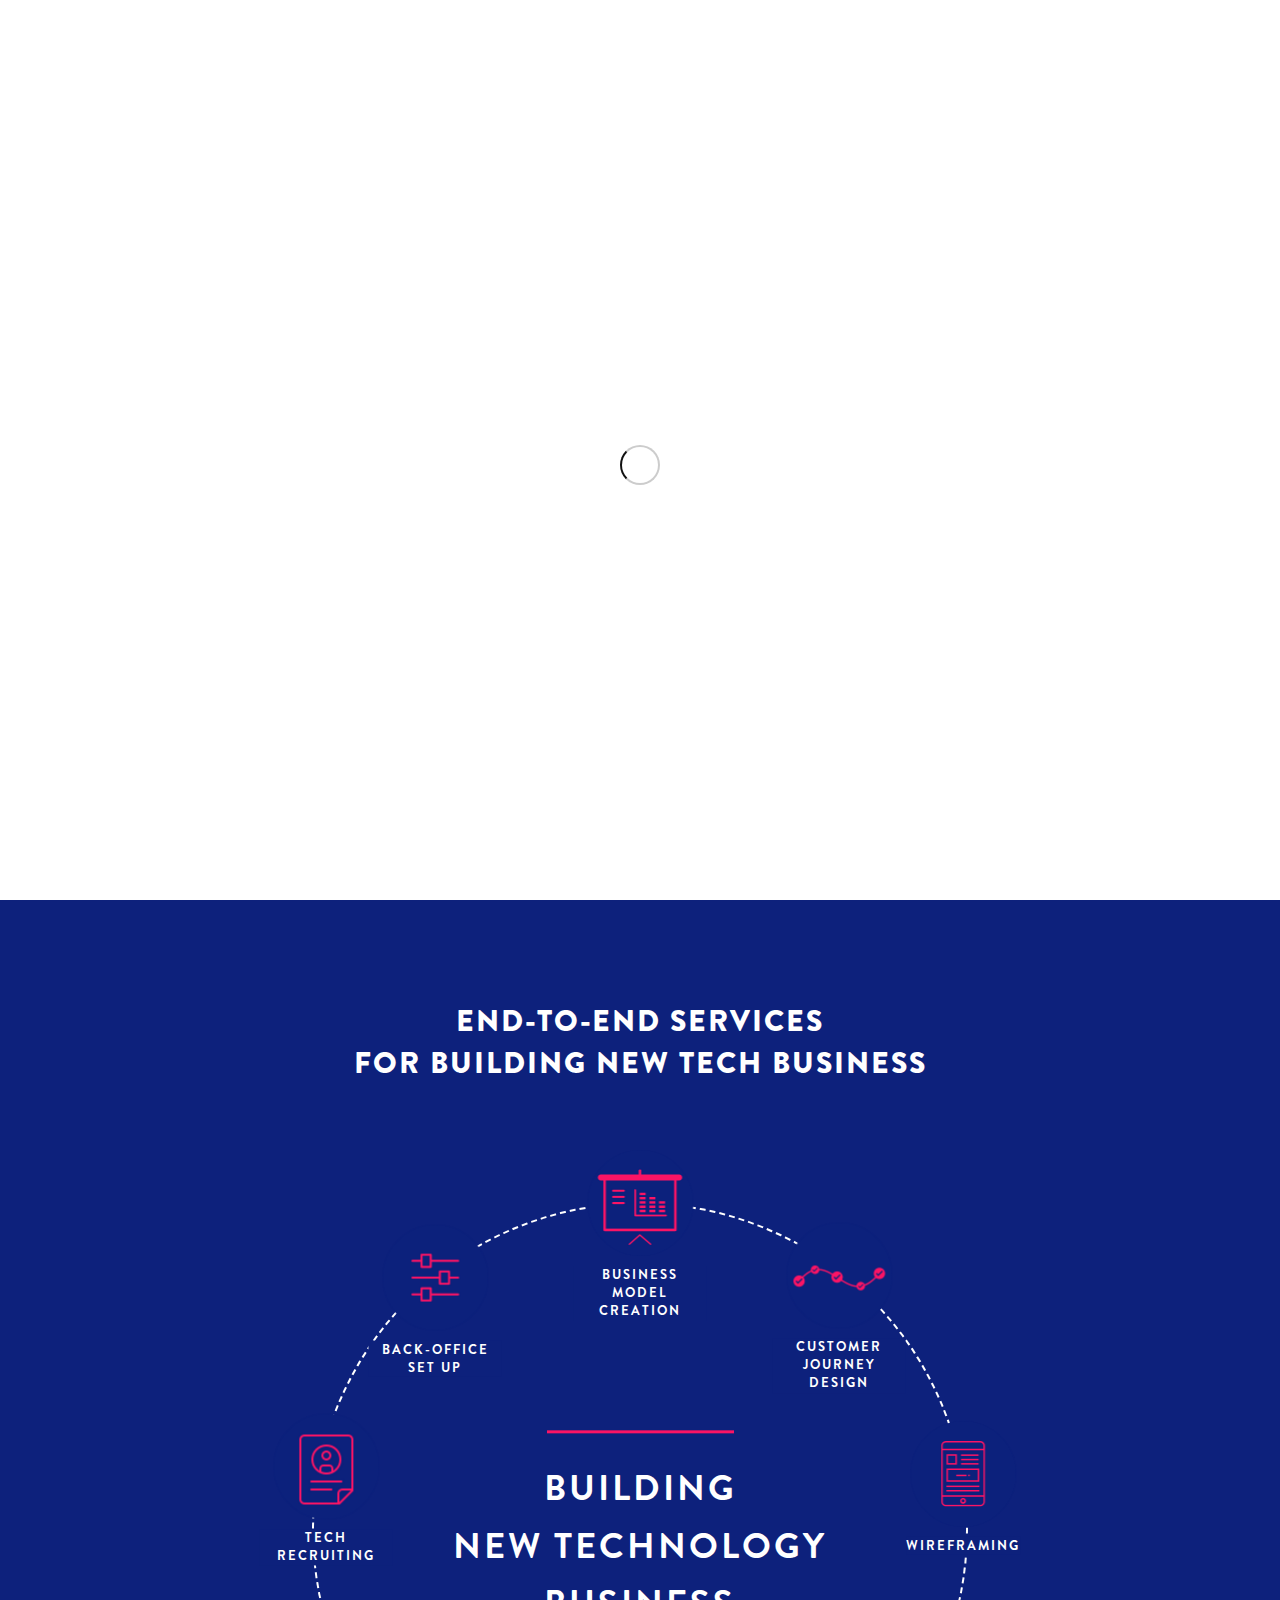
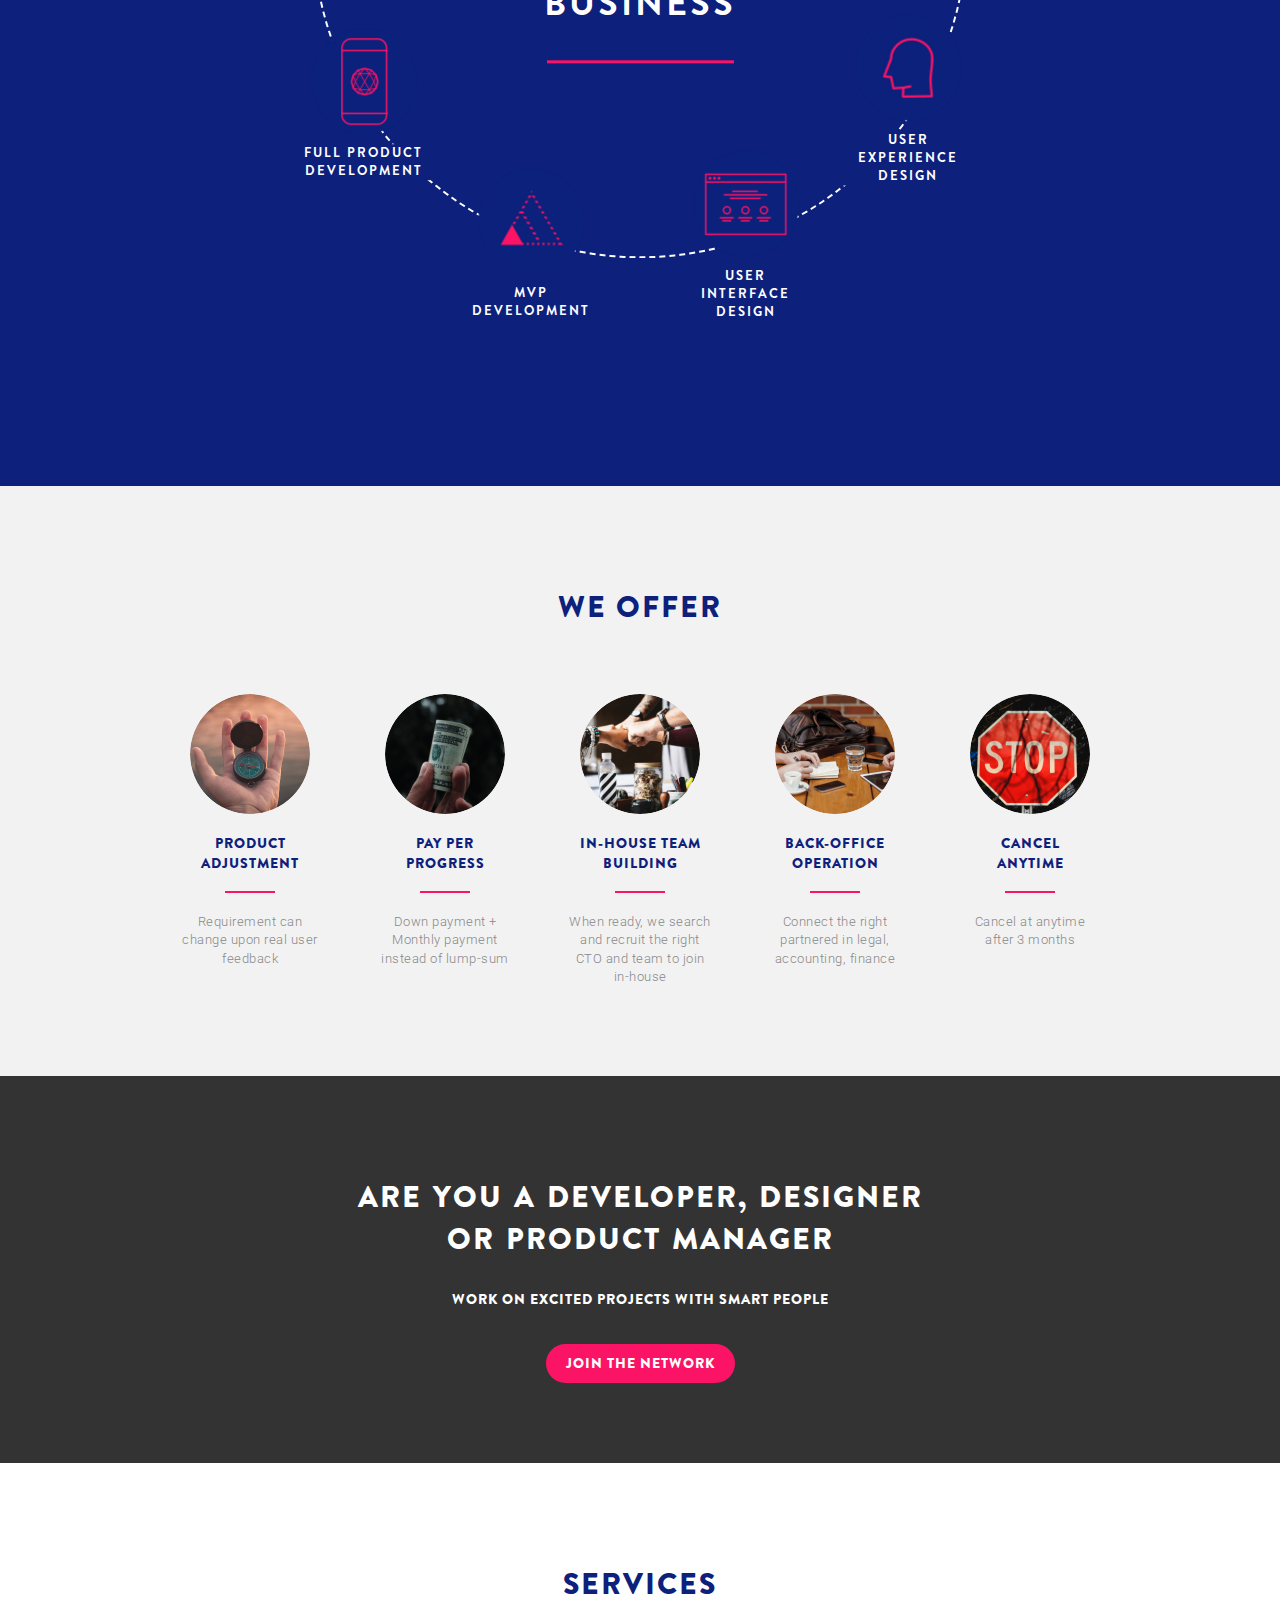
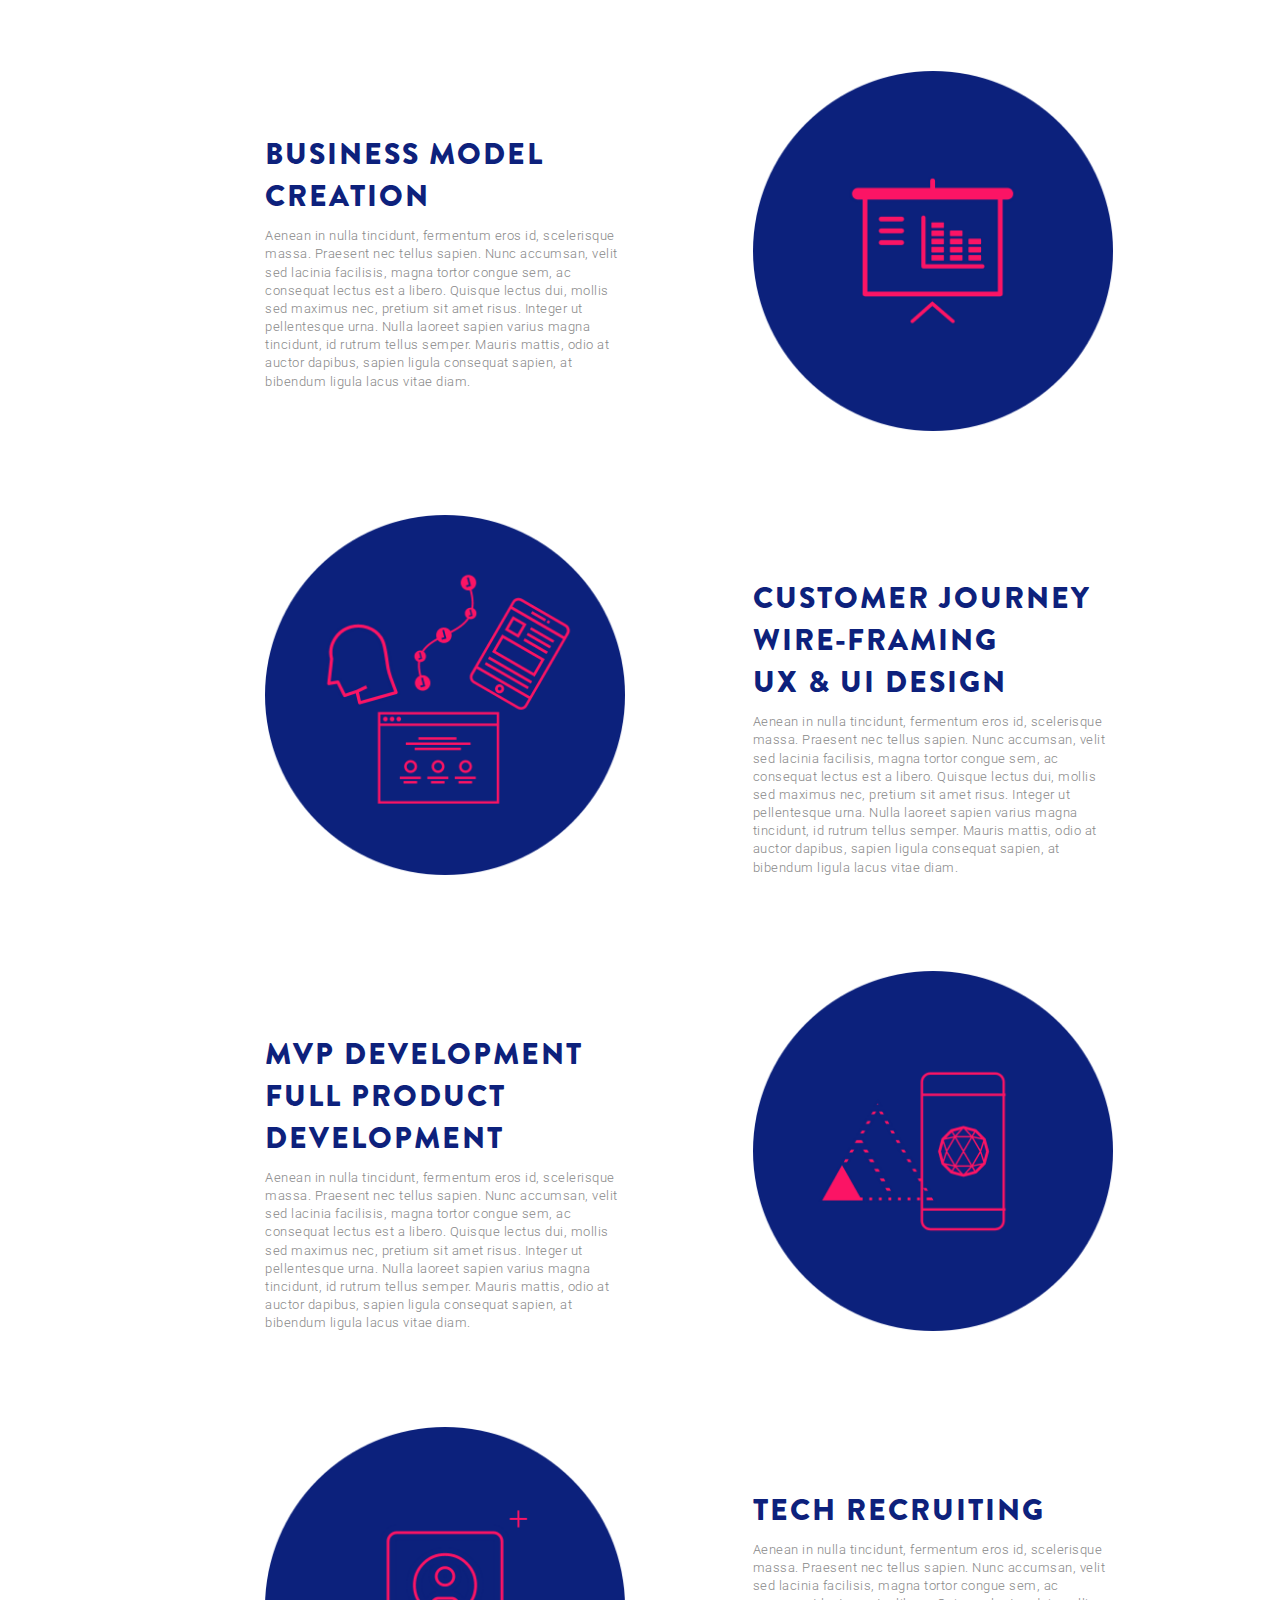
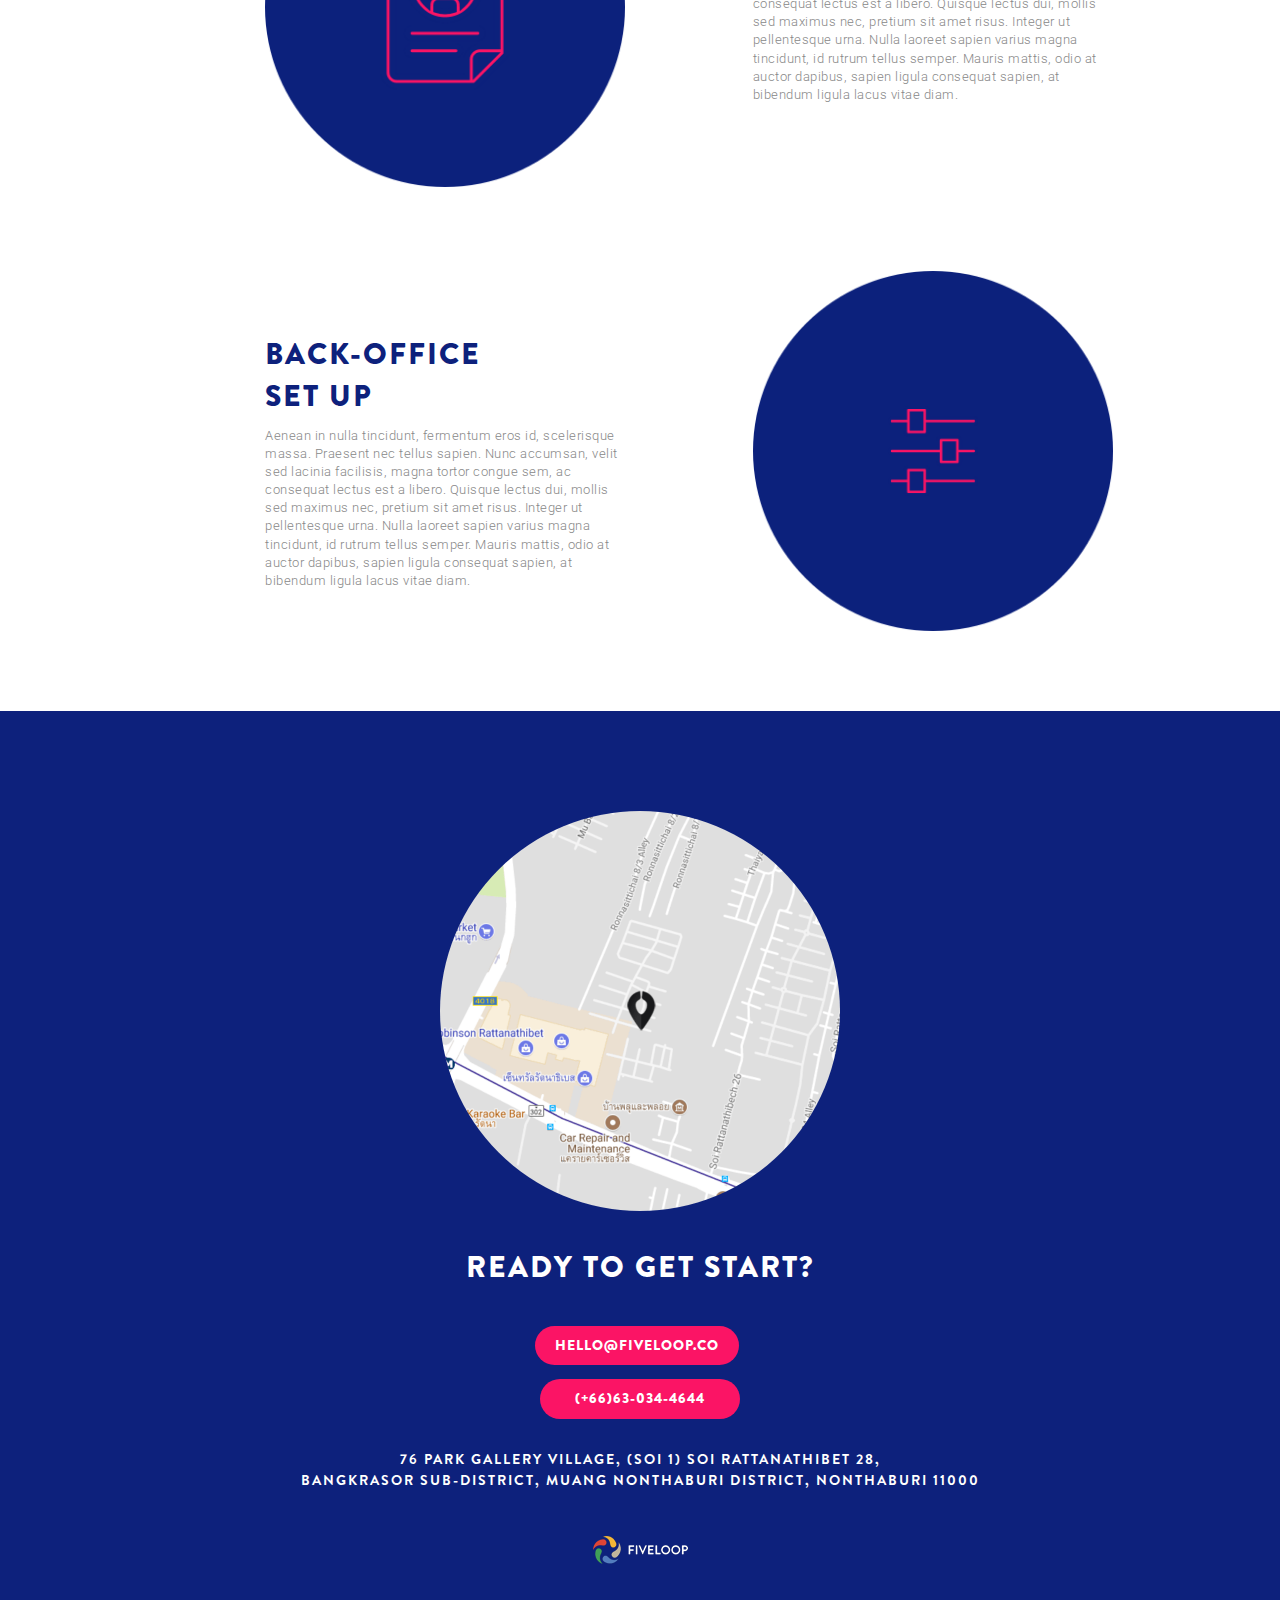
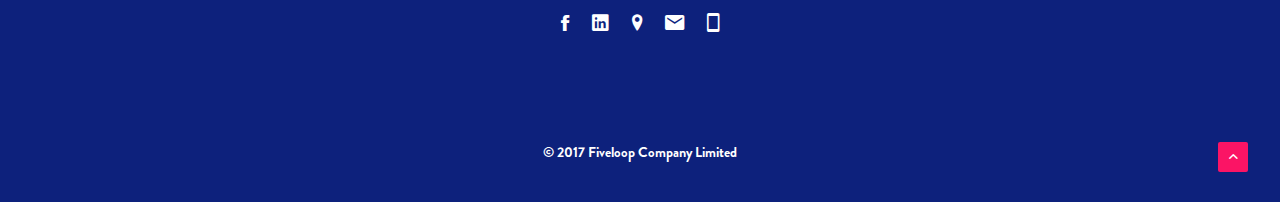
<file: index.html>
<!DOCTYPE html>
<html class="fhtml">
<head>
  <meta charset="utf-8">
  <meta property="og:url" content="http://www.fiveloop.co" />
  <meta property="og:title" content="Developers Evaluated by Developers not Recruiters" />
  <meta property="og:description" content="Get Access to more-than-100,000 Tech Talents Across South East Asia" />
  <meta property="og:image" content="http://www.fiveloop.co/img/assets/metaimage2.png" />
  <title>Fiveloop - Transforming Idea Into Real Business.</title>
  <meta name="viewport" content="width=device-width, initial-scale=1">
  <link href="img/assets/favicon.png" rel="icon" type="image/png">
  <link href="css/init.css" rel="stylesheet" type="text/css">
  <link href="css/ion-icons.min.css" rel="stylesheet" type="text/css">
  <link href="css/etline-icons.min.css" rel="stylesheet" type="text/css">
  <link href="css/theme.css" rel="stylesheet" type="text/css">
  <link href="css/colors/fiveloop.css" rel="stylesheet" type="text/css">
  <link href="https://fonts.googleapis.com/css?family=Roboto:400,700" rel="stylesheet" type="text/css">
  <link href="css/custom.css" rel="stylesheet" type="text/css">
  <link href="css/special-fl.css" rel="stylesheet" type="text/css">
  <script>
  (function(i, s, o, g, r, a, m) {
    i['GoogleAnalyticsObject'] = r;
    i[r] = i[r] || function() {
      (i[r].q = i[r].q || []).push(arguments)
    }, i[r].l = 1 * new Date();
    a = s.createElement(o),
      m = s.getElementsByTagName(o)[0];
    a.async = 1;
    a.src = g;
    m.parentNode.insertBefore(a, m)
  })(window, document, 'script', 'https://www.google-analytics.com/analytics.js', 'ga');

  ga('create', 'UA-97618310-1', 'auto');
  ga('send', 'pageview');
  </script>
  <!-- Begin Inspectlet Embed Code -->
  <script type="text/javascript" id="inspectletjs">
  window.__insp = window.__insp || [];
  __insp.push(['wid', 2077832405]);
  (function() {
  function ldinsp(){if(typeof window.__inspld != "undefined") return; window.__inspld = 1; var insp = document.createElement('script'); insp.type = 'text/javascript'; insp.async = true; insp.id = "inspsync"; insp.src = ('https:' == document.location.protocol ? 'https' : 'http') + '://cdn.inspectlet.com/inspectlet.js'; var x = document.getElementsByTagName('script')[0]; x.parentNode.insertBefore(insp, x); };
  setTimeout(ldinsp, 500); document.readyState != "complete" ? (window.attachEvent ? window.attachEvent('onload', ldinsp) : window.addEventListener('load', ldinsp, false)) : ldinsp();
  })();
  </script>
  <!-- End Inspectlet Embed Code -->
</head>
<body data-fade-in="true" class="fbody">
  <div class="pre-loader"><div></div></div>
  <!-- Start HEADER -->
  <nav class="navbar nav-down" data-fullwidth="true" data-menu-style="transparent" data-animation="shrink">
    <!-- Styles: light, dark, transparent | Animation: hiding, shrink -->
    <div class="container">
      <div class="navbar-header">
        <div class="container">
          <button type="button" class="navbar-toggle collapsed" data-toggle="collapse" data-target="#navbar" aria-expanded="false" aria-controls="navbar">
            <span class="sr-only">Toggle navigation</span>
            <span class="icon-bar top-bar"></span>
            <span class="icon-bar middle-bar"></span>
            <span class="icon-bar bottom-bar"></span>
          </button>
          <a class="navbar-brand to-top" href="/"><img src="img/assets/logo-fiveloop-light.png" class="logo-dark pt20" alt="#" style="position: absolute;"><img src="img/assets/logo-fiveloop-dark.png" class="logo-light pt20" alt="/"></a>
        </div>
      </div>
      <div id="navbar" class="navbar-collapse collapse">
        <div class="container">
          <ul class="nav navbar-nav menu-right">
            <!-- Each section must have corresponding ID ( #hero -> id="hero" ) -->
            <li><a href="about.html">About</a></li>
            <li><a href="#services">Services</a></li>
            <li><a href="recruiting.html">Recruiting</a></li>
            <li><a href="//blog.fiveloop.co">Blog</a></li>
            <li><a href="#contact">Contact us</a></li>
            <li>
              <div>
                <!-- Start typeform | This code is generated from typeform.com, you can select the layout from its website -->
                <a class="fbn" href="tel:+66630344644" style="font-size: 12px; margin: 18px 0;">063-034-4644</a>
                <!-- End typeform -->
              </div>
            </li>
          </ul>
        </div>
      </div>
    </div>
  </nav>
  <!-- End HEADER -->
  <!-- Start HERO -->
  <section id="cover" class="fsc fcv fcv-dark hero-fullscreen">
    <div class="fimg" data-image-src="./img/home/cover.jpg"></div>
    <div class="container">
      <div class="col-md-6">
        <h2>TRANSFORMING IDEA INTO <br/>REAL BUSINESS.</h2>
        <h4>HIRE THE EXPERT TO BUILD YOUR NEXT-GEN TECHNOLOGY PRODUCT</h4>
        <br/>
        <a class="fbn fbn-wide">LET'S START</a>
      </div>
    </div>
  </section>
  <!-- End HERO -->
  <!-- Start N-TO-N -->
  <section id="end-to-end" class="fsc">
    <div class="container">
      <h2 class="ftitle text-center white">END-TO-END SERVICES <br/>FOR BUILDING NEW TECH BUSINESS</h2>
    </div>
    <div class="fcg container visible-xs visible-sm">
      <div class="row">
        <div class="col-sm-6 col-sm-offset-3 text-center">
          <a href="#business-model-creation">
            <img src="./img/home/icon-bmc.png" width="106" align="Business Model Creation">
            <p>Business <br/>Model <br/>Creation</p>
          </a>
        </div>
        <div class="col-sm-6 col-sm-offset-3 text-center">
          <a href="#services-customer-journey-wireframing-ux-ui-design">
            <img src="./img/home/icon-cjd.png" width="106" align="Customer Journey Design">
            <p>Customer <br/>Journey <br/>Design</p>
          </a>
        </div>
        <div class="col-sm-6 col-sm-offset-3 text-center">
          <a href="#services-customer-journey-wireframing-ux-ui-design">
            <img src="./img/home/icon-wf.png" width="106" align="Wireframing">
            <p>Wireframing</p>
          </a>
        </div>
        <div class="col-sm-6 col-sm-offset-3 text-center">
          <a href="#services-customer-journey-wireframing-ux-ui-design">
            <img src="./img/home/icon-uxd.png" width="106" align="User Experience Design">
            <p>User <br/>Experience <br/>Design</p>
          </a>
        </div>
        <div class="col-sm-6 col-sm-offset-3 text-center">
          <a href="#services-customer-journey-wireframing-ux-ui-design">
            <img src="./img/home/icon-uid.png" width="106" align="User Interface Design">
            <p>User <br/>Interface <br/>Design</p>
          </a>
        </div>
        <div class="col-sm-6 col-sm-offset-3 text-center">
          <a href="#services-mvp-development-full-product-development">
            <img src="./img/home/icon-mvp.png" width="106" align="MVP Development">
            <p>MVP <br/>Development</p>
          </a>
        </div>
        <div class="col-sm-6 col-sm-offset-3 text-center">
          <a href="#services-mvp-development-full-product-development">
            <img src="./img/home/icon-fpd.png" width="106" align="Full Product Development">
            <p>Full Product <br/>Development</p>
          </a>
        </div>
        <div class="col-sm-6 col-sm-offset-3 text-center">
          <a href="#services-tech-recruiting">
            <img src="./img/home/icon-rct.png" width="106" align="Tech Recruiting">
            <p>Tech <br/>Recruiting</p>
          </a>
        </div>
        <div class="col-sm-6 col-sm-offset-3 text-center">
          <a href="#services-back-office-setup">
            <img src="./img/home/icon-bos.png" width="106" align="Back-Office Set Up">
            <p>Back-Office <br/>Set Up</p>
          </a>
        </div>
      </div>
    </div>
    <div class="fcg-9 visible-md visible-lg">
      <h2 class="overlay">BUILDING <br/>NEW TECHNOLOGY <br/>BUSINESS</h2>
      <ul>
        <li><a href="#services-business-model-creation">
          <img src="./img/home/icon-bmc.png" width="106" align="Business Model Creation">
          <h6>Business Model Creation</h6>
        </a></li>
        <li><a href="#services-customer-journey-wireframing-ux-ui-design">
          <img src="./img/home/icon-cjd.png" width="106" align="Customer Journey Design">
          <h6>Customer Journey Design</h6>
        </a></li>
        <li><a href="#services-customer-journey-wireframing-ux-ui-design">
          <img src="./img/home/icon-wf.png" width="106" align="Wireframing">
          <h6>Wireframing</h6>
        </a></li>
        <li><a href="#services-customer-journey-wireframing-ux-ui-design">
          <img src="./img/home/icon-uxd.png" width="106" align="User Experience Design">
          <h6>User Experience Design</h6>
        </a></li>
        <li><a href="#services-customer-journey-wireframing-ux-ui-design">
          <img src="./img/home/icon-uid.png" width="106" align="User Interface Design">
          <h6>User Interface Design</h6>
        </a></li>
        <li><a href="#services-mvp-development-full-product-development">
          <img src="./img/home/icon-mvp.png" width="106" align="MVP Development">
          <h6>MVP Development</h6>
        </a></li>
        <li><a href="#services-mvp-development-full-product-development">
          <img src="./img/home/icon-fpd.png" width="106" align="Full Product Development">
          <h6>Full Product Development</h6>
        </a></li>
        <li><a href="#services-tech-recruiting">
          <img src="./img/home/icon-rct.png" width="106" align="Tech Recruiting">
          <h6>Tech Recruiting</h6>
        </a></li>
        <li><a href="#services-back-office-setup">
          <img src="./img/home/icon-bos.png" width="106" align="Back-Office Set Up">
          <h6>Back-Office Set Up</h6>
        </a></li>
      </ul>
    </div>
  </section>
  <!-- End N-TO-N -->
  <!-- Start We Offer -->
  <section id="weoffer" class="fsc fsc-white fbg-g5">
    <h2 class="ftitle text-center">We Offer</h2>
    <div class="container">
      <div class="__spacing _4em"></div>
      <div class="row">
        <div class="col-md-2 col-sm-6 col-sm-offset-3 col-md-offset-1 text-center">
          <div><img src="./img/home/pa.png" height="120" class="fimgr" align="Product Adjustment" /></div>
          <h4 class="fstitle fsc-u">Product Adjustment</h4>
          <p>Requirement can <br/>change upon real user <br/>feedback</p>
          <div class="__spacing _2em visible-xs visible-sm"></div>
        </div>
        <div class="col-md-2 col-sm-6 col-sm-offset-3 col-md-offset-0 text-center">
          <div><img src="./img/home/ppp.png" height="120" class="fimgr" align="Pay Per Progress" /></div>
          <h4 class="fstitle fsc-u">Pay Per <br/>Progress</h4>
          <p>Down payment + <br/>Monthly payment <br/>instead of lump-sum</p>
          <div class="__spacing _2em visible-xs visible-sm"></div>
        </div>
        <div class="col-md-2 col-sm-6 col-sm-offset-3 col-md-offset-0 text-center">
          <div><img src="./img/home/ihtb.png" height="120" class="fimgr" align="In-house Team Building" /></div>
          <h4 class="fstitle fsc-u">In-house Team Building</h4>
          <p>When ready, we search <br/>and recruit the right <br/>CTO and team to join <br/>in-house</p>
          <div class="__spacing _2em visible-xs visible-sm"></div>
        </div>
        <div class="col-md-2 col-sm-6 col-sm-offset-3 col-md-offset-0 text-center">
          <div><img src="./img/home/boo.png" height="120" class="fimgr" align="Back-office Operation" /></div>
          <h4 class="fstitle fsc-u">Back-office Operation</h4>
          <p>Connect the right <br/>partnered in legal, <br/>accounting, finance</p>
          <div class="__spacing _2em visible-xs visible-sm"></div>
        </div>
        <div class="col-md-2 col-sm-6 col-sm-offset-3 col-md-offset-0 text-center">
          <div><img src="./img/home/ca.png" height="120" class="fimgr" align="Cancel Anytime" /></div>
          <h4 class="fstitle fsc-u">Cancel <br/>Anytime</h4>
          <p>Cancel at anytime <br/>after 3 months</p>
          <div class="__spacing _2em visible-xs visible-sm"></div>
        </div>
      </div>
    </div>
  </section>
  <!-- End We Offer -->
  <!-- Start Recruitment -->
  <section id="recruitment" class="fsc">
    <h3 class="ftitle text-center">Are you a developer, designer <br/>or product manager</h3>
    <div class="container">
      <div class="row">
        <div class="text-center">
          <h6 class="fstitle white text-center">Work on excited projects with smart people</h6>
          <div class="__spacing"></div>
          <a class="fbn">Join the network</a>
        </div>
      </div>
    </div>
  </section>
  <!-- End Recruitment -->
  <!-- Start Services -->
  <section id="services" class="fsc fsc-white">
    <h2 class="ftitle text-center">Services</h2>
    <div class="container">
      <div class="__spacing _4em"></div>
      <a id="services-business-model-creation"></a>
      <div class="row">
        <div class="col-md-4 col-md-offset-2 col-sm-8 col-sm-offset-2">
          <div class="__spacing _3em"></div>
          <h2 class="ftitle">Business Model <br/>Creation</h2>
          <p>Aenean in nulla tincidunt, fermentum eros id, scelerisque massa. Praesent nec tellus sapien. Nunc accumsan, velit sed lacinia facilisis, magna tortor congue sem, ac consequat lectus est a libero. Quisque lectus dui, mollis sed maximus nec, pretium sit amet risus. Integer ut pellentesque urna. Nulla laoreet sapien varius magna tincidunt, id rutrum tellus semper. Mauris mattis, odio at auctor dapibus, sapien ligula consequat sapien, at bibendum ligula lacus vitae diam.</p>
          <div class="__spacing _3em visible-xs visible-sm"></div>
        </div>
        <div class="col-md-4 col-md-offset-1 text-center">
          <img src="./img/home/services-business-model-creation.png" width="368" alt="Business Model Creation">
        </div>
      </div>
      <div class="__spacing _6em visible-lg visible-md"></div>
      <a id="services-customer-journey-wireframing-ux-ui-design"></a>
      <div class="row">
        <div class="col-md-4 col-md-offset-2 text-center visible-lg visible-md">
          <img src="./img/home/services-customer-journey-wireframing-ux-ui-design.png" width="368" alt="Customer Journey, Wire-framing, UX & UI Design">
        </div>
        <div class="col-md-4 col-md-offset-1 col-sm-8 col-sm-offset-2">
          <div class="__spacing _3em"></div>
          <h2 class="ftitle">Customer Journey <br/>Wire-framing <br/>UX &amp; UI Design</h2>
          <p>Aenean in nulla tincidunt, fermentum eros id, scelerisque massa. Praesent nec tellus sapien. Nunc accumsan, velit sed lacinia facilisis, magna tortor congue sem, ac consequat lectus est a libero. Quisque lectus dui, mollis sed maximus nec, pretium sit amet risus. Integer ut pellentesque urna. Nulla laoreet sapien varius magna tincidunt, id rutrum tellus semper. Mauris mattis, odio at auctor dapibus, sapien ligula consequat sapien, at bibendum ligula lacus vitae diam.</p>
          <div class="__spacing _3em visible-xs visible-sm"></div>
        </div>
        <div class="col-md-4 col-md-offset-2 text-center visible-sm visible-xs">
          <img src="./img/home/services-customer-journey-wireframing-ux-ui-design.png" width="368" alt="Customer Journey, Wire-framing, UX & UI Design">
        </div>
      </div>
      <div class="__spacing _6em visible-lg visible-md"></div>
      <a id="services-mvp-development-full-product-development"></a>
      <div class="row">
        <div class="col-md-4 col-md-offset-2 col-sm-8 col-sm-offset-2">
          <div class="__spacing _3em"></div>
          <h2 class="ftitle">Mvp Development Full Product Development</h2>
          <p>Aenean in nulla tincidunt, fermentum eros id, scelerisque massa. Praesent nec tellus sapien. Nunc accumsan, velit sed lacinia facilisis, magna tortor congue sem, ac consequat lectus est a libero. Quisque lectus dui, mollis sed maximus nec, pretium sit amet risus. Integer ut pellentesque urna. Nulla laoreet sapien varius magna tincidunt, id rutrum tellus semper. Mauris mattis, odio at auctor dapibus, sapien ligula consequat sapien, at bibendum ligula lacus vitae diam.</p>
          <div class="__spacing _3em visible-xs visible-sm"></div>
        </div>
        <div class="col-md-4 col-md-offset-1 text-center">
          <img src="./img/home/services-mvp-development-full-product-development.png" width="368" alt="Mvp Development Full Product Development">
        </div>
      </div>
      <div class="__spacing _6em visible-lg visible-md"></div>
      <a id="services-tech-recruiting"></a>
      <div class="row">
        <div class="col-md-4 col-md-offset-2 text-center visible-lg visible-md">
          <img src="./img/home/services-tech-recruiting.png" width="368" alt="Tech Recruiting">
        </div>
        <div class="col-md-4 col-md-offset-1 col-sm-8 col-sm-offset-2">
          <div class="__spacing _3em"></div>
          <h2 class="ftitle">Tech Recruiting</h2>
          <p>Aenean in nulla tincidunt, fermentum eros id, scelerisque massa. Praesent nec tellus sapien. Nunc accumsan, velit sed lacinia facilisis, magna tortor congue sem, ac consequat lectus est a libero. Quisque lectus dui, mollis sed maximus nec, pretium sit amet risus. Integer ut pellentesque urna. Nulla laoreet sapien varius magna tincidunt, id rutrum tellus semper. Mauris mattis, odio at auctor dapibus, sapien ligula consequat sapien, at bibendum ligula lacus vitae diam.</p>
          <div class="__spacing _3em visible-xs visible-sm"></div>
        </div>
        <div class="col-md-4 col-md-offset-2 text-center visible-sm visible-xs">
          <img src="./img/home/services-tech-recruiting.png" width="368" alt="Tech Recruiting">
        </div>
      </div>
      <div class="__spacing _6em visible-lg visible-md"></div>
      <a id="services-back-office-setup"></a>
      <div class="row">
        <div class="col-md-4 col-md-offset-2 col-sm-8 col-sm-offset-2">
          <div class="__spacing _3em"></div>
          <h2 class="ftitle">Back-office <br/>Set Up</h2>
          <p>Aenean in nulla tincidunt, fermentum eros id, scelerisque massa. Praesent nec tellus sapien. Nunc accumsan, velit sed lacinia facilisis, magna tortor congue sem, ac consequat lectus est a libero. Quisque lectus dui, mollis sed maximus nec, pretium sit amet risus. Integer ut pellentesque urna. Nulla laoreet sapien varius magna tincidunt, id rutrum tellus semper. Mauris mattis, odio at auctor dapibus, sapien ligula consequat sapien, at bibendum ligula lacus vitae diam.</p>
          <div class="__spacing _3em visible-xs visible-sm"></div>
        </div>
        <div class="col-md-4 col-md-offset-1 text-center">
          <img src="./img/home/services-back-office-setup.png" width="368" alt="Back-office Set Up">
        </div>
      </div>
      <div class="__spacing _3em visible-xs visible-sm"></div>
    </div>
  </section>
  <!-- End Services -->
  <!-- Start FOOTER -->
  <footer id="footer" class="footer style-1 fsc fft">
    <div class="__spacing _3em visible-xs visible-sm"></div>
    <div class="container">
      <div class="row">
        <div class="col-md-12">
          <a href="https://goo.gl/rGVrjt" target="_blank"><img src="./img/home/map.png" width="400" /></a>
          <h2 class="ftitle">Ready To Get Start?</h2>
          <div class="__spacing _2em"></div>
          <a href="mailto:hello@fiveloop.co" class="fbn fbn-med">hello@fiveloop.co</a>
          &nbsp;
          <div class="__spacing"></div>
          <a href="tel:+66-63-034-4644" class="fbn fbn-med">(+66)63-034-4644</a>
          <h5>76 Park Gallery Village, (Soi 1) Soi Rattanathibet 28,<br>Bangkrasor Sub-District, Muang Nonthaburi District, Nonthaburi 11000</h5>
          <div class="__spacing"></div>
          <a href="index.html"><img src="img/assets/logo-fiveloop-light.png" alt="#" class="mr-auto img-responsive"></a>
          <div class="__spacing _2em"></div>
          <ul>
            <li><a href="https://www.facebook.com/fiveloop/" target="_blank"><i class="ion-social-facebook icon"></i></a></li>
            <li><a href="https://www.linkedin.com/company/13197233/" target="_blank"><i class="ion-social-linkedin icon"></i></a></li>
            <li><a href="https://www.google.co.th/maps/place/Fiveloop+Company+Limited/@13.8667422,100.4973813,17z/data=!3m1!4b1!4m5!3m4!1s0x30e29acbd2e353a3:0xfbf5ec9a06eebbcb!8m2!3d13.866737!4d100.49957" target="_blank" class="color"><i class="ion-location icon"></i></a></li>
            <li><a href="mailto:hello@fiveloop.co" target="_blank"><i class="ion-android-mail icon"></i></a></li>
            <li><a href="tel:+66630344644"><i class="ion-android-phone-portrait icon"></i></a></li>
          </ul>
        </div>
      </div>
    </div>
    <a href="https://www.facebook.com/fiveloop/" target="_blank"><strong>&copy; 2017 Fiveloop Company Limited</strong></a>
    <!-- Back To Top Button -->
    <span><a class="ftt scroll-top"><i class="ion-chevron-up"></i></a></span>
  </footer>
  <!-- End FOOTER -->
  <script src="js/jquery.js"></script>
  <script src="js/init.js"></script>
  <script src="js/special-fl.js"></script>
</body>
</html>
</file>
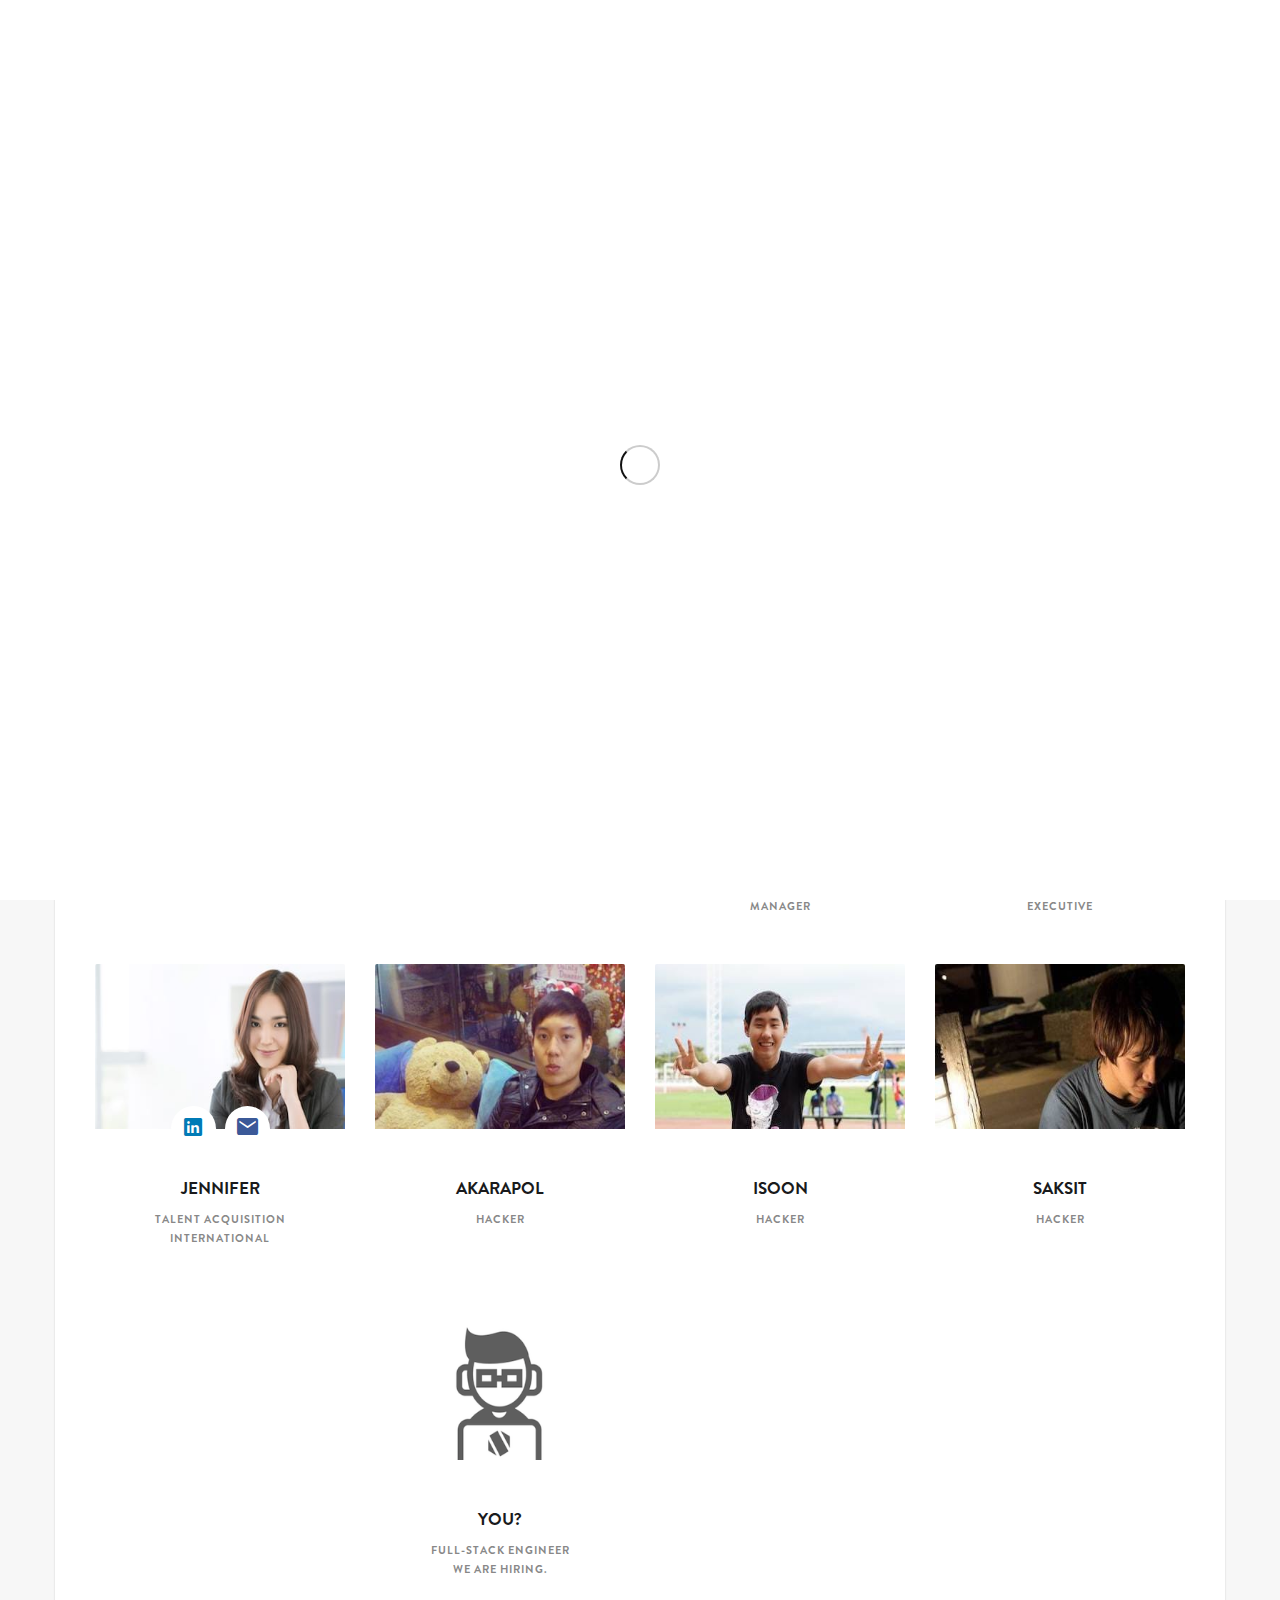
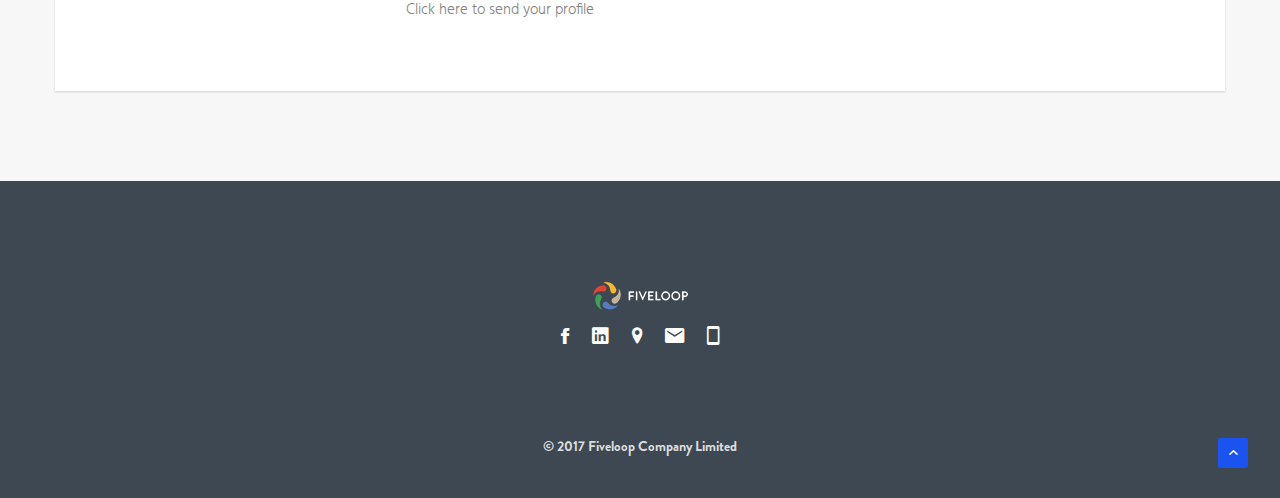
<file: about.html>
<!DOCTYPE html>
<html>

<head>
  <meta charset="utf-8">
  <meta property="og:url" content="http://www.fiveloop.co/about.html" />
  <meta property="og:title" content="Do the meaningful work that makes a difference" />
  <meta property="og:description" content="We recruit top 10% Developers from the pool of over 30,000 Developers across South East Asia and propose the opportunity to work with the most exciting companies." />
  <meta property="og:image" content="http://www.fiveloop.co/img/assets/metaimage.png" />
  <title>Fiveloop - Do the meaningful work that makes a difference</title>
  <meta name="viewport" content="width=device-width, initial-scale=1">
  <link href="img/assets/favicon.png" rel="icon" type="image/png">
  <link href="css/init.css" rel="stylesheet" type="text/css">
  <link href="css/ion-icons.min.css" rel="stylesheet" type="text/css">
  <link href="css/etline-icons.min.css" rel="stylesheet" type="text/css">
  <link href="css/theme.css" rel="stylesheet" type="text/css">
  <link href="css/colors/fiveloop.css" rel="stylesheet" type="text/css">
  <link href="http://fonts.googleapis.com/css?family=Montserrat:400,700%7CRaleway:400,100,200,300%7CHind:400,300" rel="stylesheet" type="text/css">
  <link href="css/custom.css" rel="stylesheet" type="text/css">
  <script>
  (function() {
    var qs, js, q, s, d = document,
      gi = d.getElementById,
      ce = d.createElement,
      gt = d.getElementsByTagName,
      id = "typef_orm_share",
      b = "https://s3-eu-west-1.amazonaws.com/share.typeform.com/";
    if (!gi.call(d, id)) {
      js = ce.call(d, "script");
      js.id = id;
      js.src = b + "share.js";
      q = gt.call(d, "script")[0];
      q.parentNode.insertBefore(js, q)
    }
  })()
  </script>
  <script>
  (function(i, s, o, g, r, a, m) {
    i['GoogleAnalyticsObject'] = r;
    i[r] = i[r] || function() {
      (i[r].q = i[r].q || []).push(arguments)
    }, i[r].l = 1 * new Date();
    a = s.createElement(o),
      m = s.getElementsByTagName(o)[0];
    a.async = 1;
    a.src = g;
    m.parentNode.insertBefore(a, m)
  })(window, document, 'script', 'https://www.google-analytics.com/analytics.js', 'ga');

  ga('create', 'UA-97618310-1', 'auto');
  ga('send', 'pageview');
  </script>
</head>

<body data-fade-in="true">
  <div class="pre-loader">
    <div></div>
  </div>
  <!-- Start HEADER -->
  <nav class="navbar nav-down" data-fullwidth="true" data-menu-style="light" data-animation="shrink">
    <!-- Styles: light, dark, transparent | Animation: hiding, shrink -->
    <div class="container">
      <div class="navbar-header">
        <div class="container">
          <button type="button" class="navbar-toggle collapsed" data-toggle="collapse" data-target="#navbar" aria-expanded="false" aria-controls="navbar">
            <span class="sr-only">Toggle navigation</span>
            <span class="icon-bar top-bar"></span>
            <span class="icon-bar middle-bar"></span>
            <span class="icon-bar bottom-bar"></span>
          </button>
          <a class="navbar-brand to-top" href="#"><img src="img/assets/logo-fiveloop-light.png" class="logo-light pt12" alt="#" style="position: absolute;"><img src="img/assets/logo-fiveloop-dark.png" class="logo-dark pt12" alt="#"></a>
        </div>
      </div>
      <div id="navbar" class="navbar-collapse collapse">
        <div class="container">
          <ul class="nav navbar-nav menu-right">
            <!-- Each section must have corresponding ID ( #hero -> id="hero" ) -->
            <li><a href="#">About</a></li>
            <li><a href="index.html#services">Services</a></li>
            <li><a href="index.html#jobs">Jobs</a></li>
            <li><a href="index.html#contact">Contact us</a></li>
            <!-- <li>
              <a id="language" class="svg">
                <object id="flag" style="width: 20px; height: 15px; margin-top: 8px" type="image/svg+xml" data-lang="gb" data="img/flags/gb.svg">
                  English
                </object>
              </a>
            </li> -->
            <li>
              <div>
                <!-- Start typeform | This code is generated from typeform.com, you can select the layout from its website -->
                <a class="btn btn-md btn-primary btn-scroll typeform-share button" href="https://fiveloop.typeform.com/to/TOhK9d" style="display: inline-block; border-radius: 5px; padding: 10px; margin: 15px;" data-mode="1">For Employers</a>
                <!-- End typeform -->
              </div>
              <li>
          </ul>
        </div>
      </div>
    </div>
  </nav>
  <!-- End HEADER -->
  <!-- Blog -->
  <section id="content" class="pt110 pb90 bg-grey">
    <div class="about-background" style="background-image: url('img/backgrounds/bg-3.jpg');"></div>
    <div class="container">
      <div class="row text-center">
        <div class="col-md-12 text-center pb50">
          <h1 class="color-white"><strong>WE ARE TECH TALENT <br>SEARCH ENGINE COMPANY</strong></h1>
        </div>
        <div class="blog-grid" style="background-color: #fdfdfd;">
          <div class="box-shadow" style="padding: 30px 20%;">
            <h2><strong>The Company</strong></h2>
            <p>We build Fiveloop not to be just a company but to be an ecosystem which aim to solve one of the world most challenging problem of technical talent shortage. We built the patent-pending technology to search, match, engage and evaluate the the right talents from all over the world. </p>
          </div>
          <!-- Blog Items Container-->
          <div class="vossen-blog-grid main box-shadow">
            <!-- Blog Item -->
            <div class="col-md-12 col-sm-12 width100">
              <h3 style="padding-top: 30px;"><strong>Team</strong></h3>
            </div>
            <!-- Blog Item -->
            <div class="row" style="margin: 0 10px">
              <div class="col-lg-3 col-md-4 col-sm-6">
                <div class="blog-grid-img">
                  <a href="blog-post-gallery.html"><img src="img/profiles/team1.jpg" class="img-responsive width100" alt="#"></a>
                </div>
                <div class="blog-grid-content">
                  <ul class="share">
                    <li class="share-items"><a href="https://www.linkedin.com/in/sarojati/" target="_blank"><i class="ion-social-linkedin linkedin"></i></a></li>
                    <li class="share-items"><a href="mailto:saroj@fiveloop.co" target="_blank"><i class="ion-android-mail facebook"></i></a></li>
                  </ul>
                  <div class="post-header">
                    <h3><strong>Saroj</strong></h3>
                    <h5><strong>CEO</strong></h5>
                  </div>
                </div>
              </div>
              <!-- Blog Item -->
              <div class="col-lg-3 col-md-4 col-sm-6">
                <div class="blog-grid-img">
                  <a href="blog-post-gallery.html"><img src="img/profiles/team2.jpg" class="img-responsive width100" alt="#"></a>
                </div>
                <div class="blog-grid-content">
                  <ul class="share">
                    <li class="share-items"><a href="https://www.linkedin.com/in/teepakorn/" target="_blank"><i class="ion-social-linkedin linkedin"></i></a></li>
                    <li class="share-items"><a href="mailto:teepakorn@fiveloop.co" target="_blank"><i class="ion-android-mail facebook"></i></a></li>
                  </ul>
                  <div class="post-header">
                    <h3><strong>Teepakorn</strong></h3>
                    <h5><strong>CTO</strong></h5>
                  </div>
                </div>
              </div>
              <!-- Blog Item -->
              <div class="col-lg-3 col-md-4 col-sm-6">
                <div class="blog-grid-img">
                  <a href="blog-post-gallery.html"><img src="img/profiles/team3.jpg" class="img-responsive width100" alt="#"></a>
                </div>
                <div class="blog-grid-content">
                  <ul class="share">
                    <li class="share-items"><a href="https://www.linkedin.com/in/ajcharkul-chotisaksakul-2127a9116/" target="_blank"><i class="ion-social-linkedin linkedin"></i></a></li>
                    <li class="share-items"><a href="mailto:opal@fiveloop.co" target="_blank"><i class="ion-android-mail facebook"></i></a></li>
                  </ul>
                  <div class="post-header">
                    <h3><strong>Opal</strong></h3>
                    <h5><strong>Talent Acquisition Manager</strong></h5>
                  </div>
                </div>
              </div>
              <!-- Blog Item -->
              <div class="col-lg-3 col-md-4 col-sm-6">
                <div class="blog-grid-img">
                  <a href="blog-post-gallery.html"><img src="img/profiles/team4.jpg" class="img-responsive width100" alt="#"></a>
                </div>
                <div class="blog-grid-content">
                  <ul class="share">
                    <li class="share-items"><a href="https://www.linkedin.com/in/patphimon-wacharawisoot-a52a55133/" target="_blank"><i class="ion-social-linkedin linkedin"></i></a></li>
                    <li class="share-items"><a href="mailto:patphimon@fiveloop.co" target="_blank"><i class="ion-android-mail facebook"></i></a></li>
                  </ul>
                  <div class="post-header">
                    <h3><strong>Patphimon</strong></h3>
                    <h5><strong>Talent Acquisition Executive</strong></h5>
                  </div>
                </div>
              </div>
              <!-- Blog Item -->
              <div class="col-lg-3 col-md-4 col-sm-6">
                <div class="blog-grid-img">
                  <a href="blog-post-gallery.html"><img src="img/profiles/team5.jpg" class="img-responsive width100" alt="#"></a>
                </div>
                <div class="blog-grid-content">
                  <ul class="share">
                    <li class="share-items"><a href="https://www.linkedin.com/in/xiajennifer/" target="_blank"><i class="ion-social-linkedin linkedin"></i></a></li>
                    <li class="share-items"><a href="mailto:jennifer@fiveloop.co" target="_blank"><i class="ion-android-mail facebook"></i></a></li>
                  </ul>
                  <div class="post-header">
                    <h3><strong>Jennifer</strong></h3>
                    <h5><strong>Talent Acquisition International</strong></h5>
                  </div>
                </div>
              </div>
              <!-- Blog Item -->
              <div class="col-lg-3 col-md-4 col-sm-6">
                <div class="blog-grid-img">
                  <a href="blog-post-gallery.html"><img src="img/profiles/team6.jpg" class="img-responsive width100" alt="#"></a>
                </div>
                <div class="blog-grid-content" style="height:166px;">
                  <div class="post-header">
                    <h3><strong>Akarapol</strong></h3>
                    <h5><strong>Hacker</strong></h5>
                  </div>
                </div>
              </div>
              <!-- Blog Item -->
              <div class="col-lg-3 col-md-4 col-sm-6">
                <div class="blog-grid-img">
                  <a href="blog-post-gallery.html"><img src="img/profiles/team7.jpg" class="img-responsive width100" alt="#"></a>
                </div>
                <div class="blog-grid-content" style="height:166px;">
                  <div class="post-header">
                    <h3><strong>Isoon</strong></h3>
                    <h5><strong>Hacker</strong></h5>
                  </div>
                </div>
              </div>
              <!-- Blog Item -->
              <div class="col-lg-3 col-md-4 col-sm-6">
                <div class="blog-grid-img">
                  <a href="blog-post-gallery.html"><img src="img/profiles/team8.jpg" class="img-responsive width100" alt="#"></a>
                </div>
                <div class="blog-grid-content" style="height:166px;">
                  <div class="post-header">
                    <h3><strong>Saksit</strong></h3>
                    <h5><strong>Hacker</strong></h5>
                  </div>
                </div>
              </div>
              <!-- Blog Item -->
              <div class="col-lg-3 col-md-4 col-sm-6">
                <div class="blog-grid-img">
                  <a href="blog-post-gallery.html"><img src="img/profiles/unnamed.png" class="img-responsive width100" alt="#"></a>
                </div>
                <div class="blog-grid-content">
                  <div class="post-header">
                    <h3><strong>You?</strong></h3>
                    <h5><strong>Full-Stack Engineer</strong></h5>
                    <h5><strong>We are hiring.</strong></h5>
                  </div>
                  <p><a href="mailto:jennifer@fiveloop.co">Click here to send your profile</a></p>
                </div>
              </div>
            </div>
          </div>
        </div>
  </section>
  <!-- End Blog -->
  <!-- Start FOOTER -->
  <footer id="footer" class="footer style-1 dark" style="background-color: #3d4853">
    <a href="index.html"><img src="img/assets/logo-fiveloop-light.png" alt="#" class="mr-auto img-responsive"></a>
    <ul>
      <li><a href="https://www.facebook.com/fiveloop/" target="_blank"><i class="ion-social-facebook icon"></i></a></li>
      <li><a href="https://www.linkedin.com/company/13197233/" target="_blank"><i class="ion-social-linkedin icon"></i></a></li>
      <li><a href="https://www.google.co.th/maps/place/Fiveloop+Company+Limited/@13.8667422,100.4973813,17z/data=!3m1!4b1!4m5!3m4!1s0x30e29acbd2e353a3:0xfbf5ec9a06eebbcb!8m2!3d13.866737!4d100.49957" target="_blank" class="color"><i class="ion-location icon"></i></a></li>
      <li><a href="mailto:jennifer@fiveloop.co" target="_blank"><i class="ion-android-mail icon"></i></a></li>
      <li><a href="tel:+66630344644"><i class="ion-android-phone-portrait icon"></i></a></li>
    </ul>
    <a href="https://www.facebook.com/fiveloop/" target="_blank"><strong>© 2017 Fiveloop Company Limited</strong></a>
    <!-- Back To Top Button -->
    <span><a class="scroll-top"><i class="ion-chevron-up"></i></a></span>
  </footer>
  <!-- End FOOTER -->
  <script src="js/jquery.js"></script>
  <script src="js/init.js"></script>
  <script src="js/scripts.js"></script>
  <script type="text/javascript">
  $("#language").click(function(e) {
    var newlang;
    var current = $("#flag").data("lang");
    current == "th" ? newlang = "gb" : newlang = "th";
    $("#flag").attr('data-lang', newlang);
    $("#flag").attr('data', "img/flags/" + newlang + ".svg");
  });
  </script>
</body>

</html>
</file>
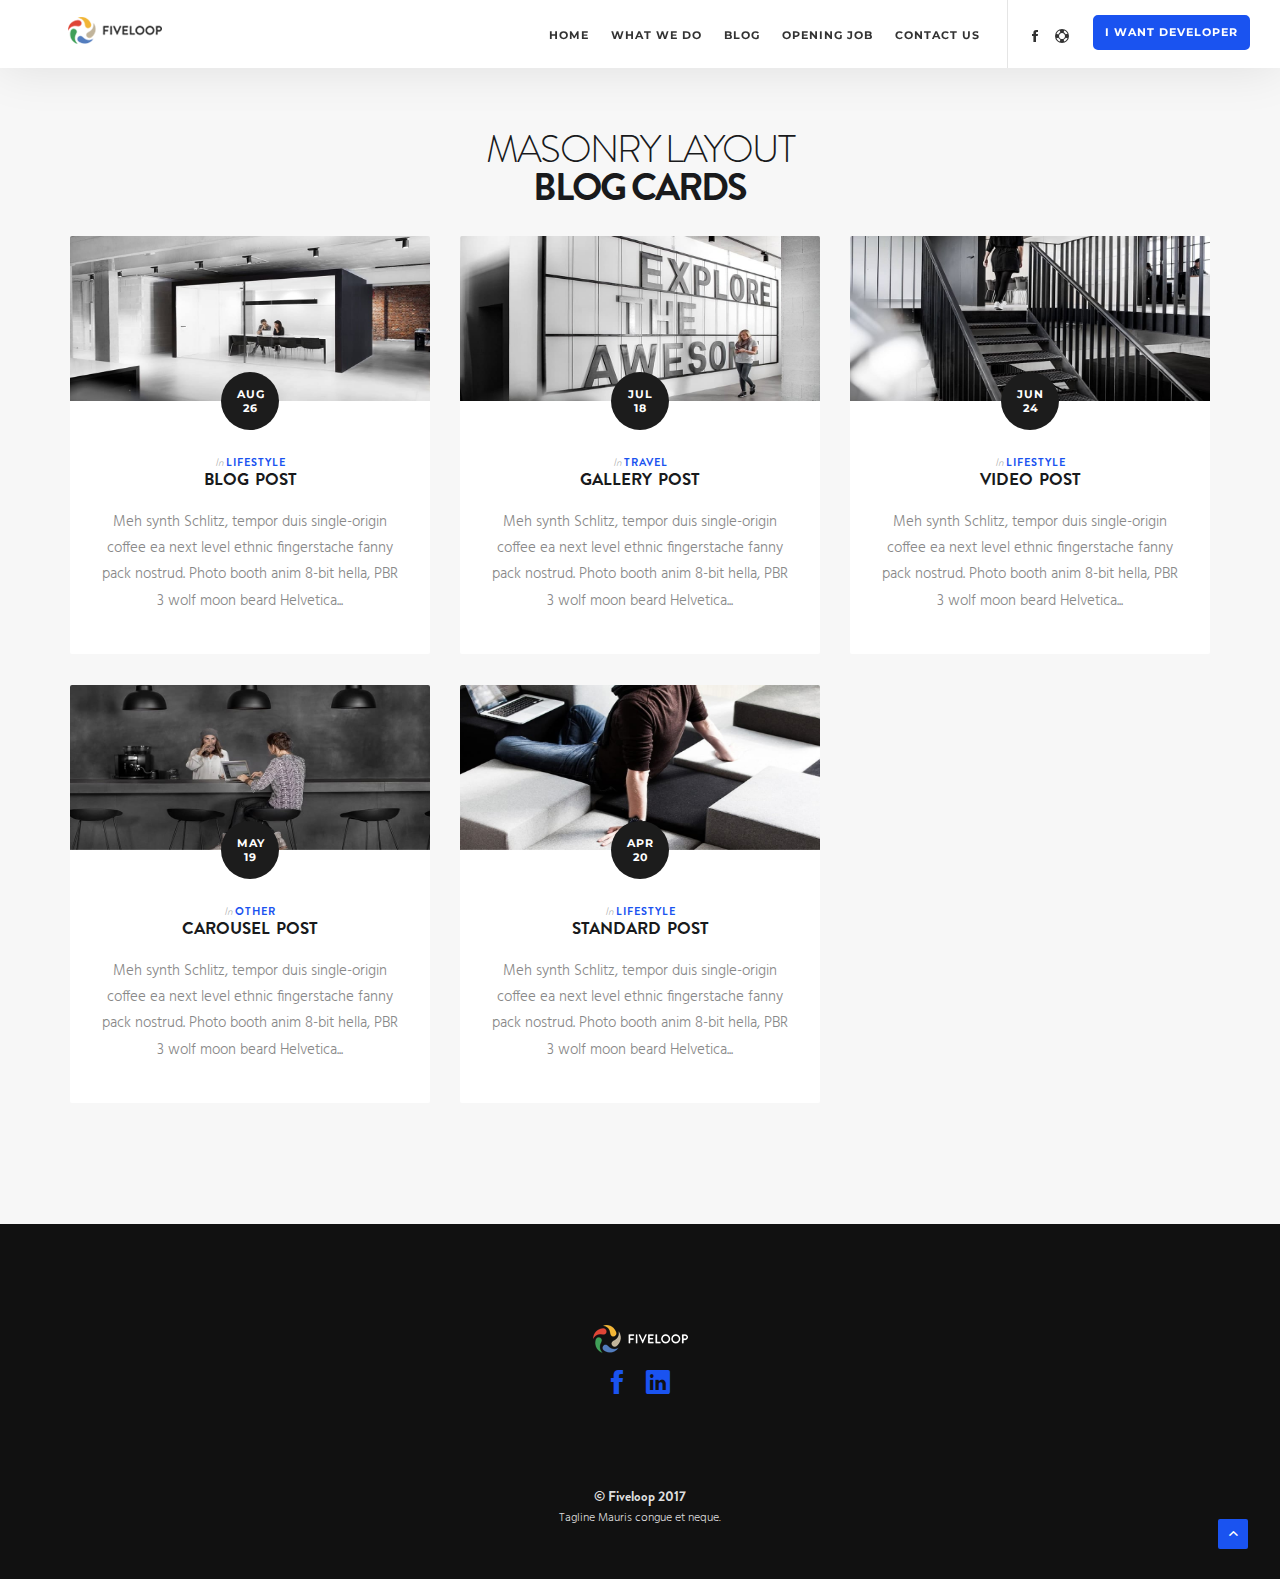
<file: blog-grid.html>
<!DOCTYPE html>
<html lang="en">
    <head>
        <meta charset="utf-8">
        <title>Wunderkind - Multipurpose Responsive Onepage Template</title>
        <meta name="viewport" content="width=device-width, initial-scale=1">
        <link href="img/assets/favicon.png" rel="icon" type="image/png"> 
        <link href="css/init.css" rel="stylesheet" type="text/css">
        <link href="css/ion-icons.min.css" rel="stylesheet" type="text/css">
        <link href="css/etline-icons.min.css" rel="stylesheet" type="text/css">
        <link href="css/theme.css" rel="stylesheet" type="text/css">  
        <link href="css/custom.css" rel="stylesheet" type="text/css"> 
        <link href="css/colors/fiveloop.css" rel="stylesheet" type="text/css">
        <link href="http://fonts.googleapis.com/css?family=Montserrat:400,700%7CRaleway:400,100,200,300%7CHind:400,300" rel="stylesheet" type="text/css">
    </head>
    <body data-fade-in="true">
        
        <!-- Start Header -->
        <nav class="navbar nav-down" data-fullwidth="true" data-menu-style="light" data-animation="shrink"><!-- Styles: light, dark, transparent | Animation: hiding, shrink -->
            <div class="container">
                
                <div class="navbar-header">
                    <div class="container">
                        <button type="button" class="navbar-toggle collapsed" data-toggle="collapse" data-target="#navbar" aria-expanded="false" aria-controls="navbar">
                            <span class="sr-only">Toggle navigation</span>
                            <span class="icon-bar top-bar"></span>
                            <span class="icon-bar middle-bar"></span>
                            <span class="icon-bar bottom-bar"></span>
                        </button>
                        <a class="navbar-brand to-top" href="#"><img src="img/assets/logo-fiveloop-light.png" class="logo-light pt15" alt="#"><img src="img/assets/logo-fiveloop-dark.png" class="logo-dark pt15" alt="#"></a> 
                    </div>
                </div>

                <div id="navbar" class="navbar-collapse collapse">
                    <div class="container">
                        <ul class="nav navbar-nav menu-right">                            
                            
                            <!-- Each section must have corresponding ID ( #hero -> id="hero" ) -->
                            <li><a href="index.html#hero">Home</a></li>
                            <li><a href="index.html#about">What we do</a></li>
                            <li class="dropdown">
                                <a class="dropdown-toggle">Blog<i class="ion-ios-arrow-down"></i></a> 
                                <ul class="dropdown-menu">
                                    <li><a href="blog-list.html">List Layout</a></li>
                                    <li><a href="#content">Grid Layout</a></li>
                                </ul>
                            </li>
                            <li><a href="index.html#positions">Opening job</a></li>
                            <li><a href="index.html#contact">Contact us</a></li>
                             
                            <li class="nav-separator"></li>
                            <li  class="nav-icon"><a href="https://www.facebook.com/fiveloop/" target="_blank"><i class="ion-social-facebook"></i></a></li>
                            <li  class="nav-icon"><a href="mailto:jennifer@fiveloop.co" target="_blank"><i class="ion-help-buoy"></i></a></li>
                            <li>
                                <div>
                                    <a class="btn btn-md btn-primary btn-scroll typeform-share button" href="https://bankwirat.typeform.com/to/weWA9u" data-mode="drawer_right" style="display: inline-block; border-radius: 5px; padding: 10px; margin: 15px;" target="_blank">I want developer</a> <script> (function() { var qs, js, q, s, d = document, gi = d.getElementById, ce = d.createElement, gt = d.getElementsByTagName, id = "typef_orm_share", b = "https://s3-eu-west-1.amazonaws.com/share.typeform.com/"; if (!gi.call(d, id)) { js = ce.call(d, "script"); js.id = id; js.src = b + "share.js"; q = gt.call(d, "script")[0]; q.parentNode.insertBefore(js, q) } })() </script>
                                </div>
                            <li>
                        </ul>
                        
                    </div>
                </div> 
            </div>
        </nav>
        <!-- End Header -->
            
        <!-- Blog -->
        <section id="content" class="pt110 pb90 bg-grey">
            <div class="container">
                <div class="row text-center">    

                    <div class="col-md-12 text-center pb20">   
                        <h2>Masonry Layout<br><strong>Blog Cards</strong></h2>
                        
                    </div>
    
                    
                    <div class="blog-grid">
                        
                        <!-- Blog Items Container-->
                        <div class="vossen-blog-grid">
                            
                            <!-- Blog Item -->
                            <div class="col-md-4 col-sm-6">
                                <div class="blog-grid-img">
                                    <a href="blog-post-gallery.html"><img src="img/blog/1.jpg" class="img-responsive width100" alt="#"></a>
                                </div>
                                <div class="blog-grid-content">
                                    <time><span>Aug</span><span>26</span></time>
                                    <div class="post-header">
                                        <h5><span>In</span> <strong><a href="#" class="color">Lifestyle</a></strong></h5>
                                        <a href="blog-post-gallery.html"><h3><strong>Blog Post</strong></h3></a>
                                    </div>
                                    <p>Meh synth Schlitz, tempor duis single-origin coffee ea next level ethnic fingerstache fanny pack nostrud. Photo booth anim 8-bit hella, PBR 3 wolf moon beard Helvetica...</p>
                                </div> 
                            </div>
                            <!-- Blog Item -->
                            <div class="col-md-4 col-sm-6">
                                <div class="blog-grid-img">
                                    <a href="blog-post-gallery.html"><img src="img/blog/2.jpg" class="img-responsive width100" alt="#"></a>
                                </div>
                                <div class="blog-grid-content">
                                    <time><span>Jul</span><span>18</span></time>
                                    <div class="post-header">
                                        <h5><span>In</span> <strong><a href="#" class="color">Travel</a></strong></h5>
                                        <a href="blog-post-gallery.html"><h3><strong>Gallery Post</strong></h3></a>
                                    </div>
                                    <p>Meh synth Schlitz, tempor duis single-origin coffee ea next level ethnic fingerstache fanny pack nostrud. Photo booth anim 8-bit hella, PBR 3 wolf moon beard Helvetica...</p>
                                </div> 
                            </div>
                            <!-- Blog Item -->
                            <div class="col-md-4 col-sm-6">
                                <div class="blog-grid-img">
                                    <a href="blog-post-gallery.html"><img src="img/blog/3.jpg" class="img-responsive width100" alt="#"></a>
                                </div>
                                <div class="blog-grid-content">
                                    <time><span>Jun</span><span>24</span></time>
                                    <div class="post-header">
                                        <h5><span>In</span> <strong><a href="#" class="color">Lifestyle</a></strong></h5>
                                        <a href="blog-post-gallery.html"><h3><strong>Video Post</strong></h3></a>
                                    </div>
                                    <p>Meh synth Schlitz, tempor duis single-origin coffee ea next level ethnic fingerstache fanny pack nostrud. Photo booth anim 8-bit hella, PBR 3 wolf moon beard Helvetica...</p>
                                </div> 
                            </div>
                            <!-- Blog Item -->
                            <div class="col-md-4 col-sm-6">
                                <div class="blog-grid-img">
                                    <a href="blog-post-gallery.html"><img src="img/blog/4.jpg" class="img-responsive width100" alt="#"></a>
                                </div>
                                <div class="blog-grid-content">
                                    <time><span>May</span><span>19</span></time>
                                    <div class="post-header">
                                        <h5><span>In</span> <strong><a href="#" class="color">Other</a></strong></h5>
                                        <a href="blog-post-gallery.html"><h3><strong>Carousel Post</strong></h3></a>
                                    </div>
                                    <p>Meh synth Schlitz, tempor duis single-origin coffee ea next level ethnic fingerstache fanny pack nostrud. Photo booth anim 8-bit hella, PBR 3 wolf moon beard Helvetica...</p>
                                </div> 
                            </div>
                            <!-- Blog Item -->
                            <div class="col-md-4 col-sm-6">
                                <div class="blog-grid-img">
                                    <a href="blog-post-gallery.html"><img src="img/blog/5.jpg" class="img-responsive width100" alt="#"></a>
                                </div>
                                <div class="blog-grid-content">
                                    <time><span>Apr</span><span>20</span></time>
                                    <div class="post-header">
                                        <h5><span>In</span> <strong><a href="#" class="color">Lifestyle</a></strong></h5>
                                        <a href="blog-post-gallery.html"><h3><strong>Standard Post</strong></h3></a>
                                    </div>
                                    <p>Meh synth Schlitz, tempor duis single-origin coffee ea next level ethnic fingerstache fanny pack nostrud. Photo booth anim 8-bit hella, PBR 3 wolf moon beard Helvetica...</p>
                                </div> 
                            </div>
                            <!-- Blog Item -->
                            <div class="col-md-4 col-sm-6">
                                <div class="blog-grid-img">
                                    <a href="blog-post-gallery.html"><img src="img/video/thumbnail-youtube.jpg" class="img-responsive width100" alt="#"></a>
                                </div>
                                <div class="blog-grid-content">
                                    <time><span>Mar</span><span>21</span></time>
                                    <div class="post-header">
                                        <h5><span>In</span> <strong><a href="#" class="color">Travel</a></strong></h5>
                                        <a href="blog-post-gallery.html"><h3><strong>Fullwidth Post</strong></h3></a>
                                    </div>
                                    <p>Meh synth Schlitz, tempor duis single-origin coffee ea next level ethnic fingerstache fanny pack nostrud. Photo booth anim 8-bit hella, PBR 3 wolf moon beard Helvetica...</p>
                                </div> 
                            </div>
                           
                        </div>
                        
                    </div>
                
                </div>
            </div>
        </section>          
        <!-- End Blog -->   
        
        <!-- Start Footer -->
        <footer id="footer" class="footer style-1 dark">

            <a href="index.html"><img src="img/assets/logo-fiveloop-light.png" alt="#" class="mr-auto img-responsive"></a>
            <ul>
                <li><a href="https://www.facebook.com/fiveloop/" target="_blank" class="color"><i class="ion-social-facebook ion-large"></i></a></li>
                <li><a href="https://www.linkedin.com/company/13197233/" target="_blank" class="color"><i class="ion-social-linkedin ion-large"></i></a></li>
            </ul>

            <a href="https://www.facebook.com/fiveloop/" target="_blank"><strong>© Fiveloop 2017</strong></a>
            <p>Tagline Mauris congue et neque.</p>
            
            <!-- Back To Top Button -->
            <span><a class="scroll-top"><i class="ion-chevron-up"></i></a></span>
            
        </footer>
        <!-- End Footer -->
        
        <script src="js/jquery.js"></script>
        <script src="js/init.js"></script>
        <script src="js/scripts.js"></script>       
        
    </body>
</html>
</file>
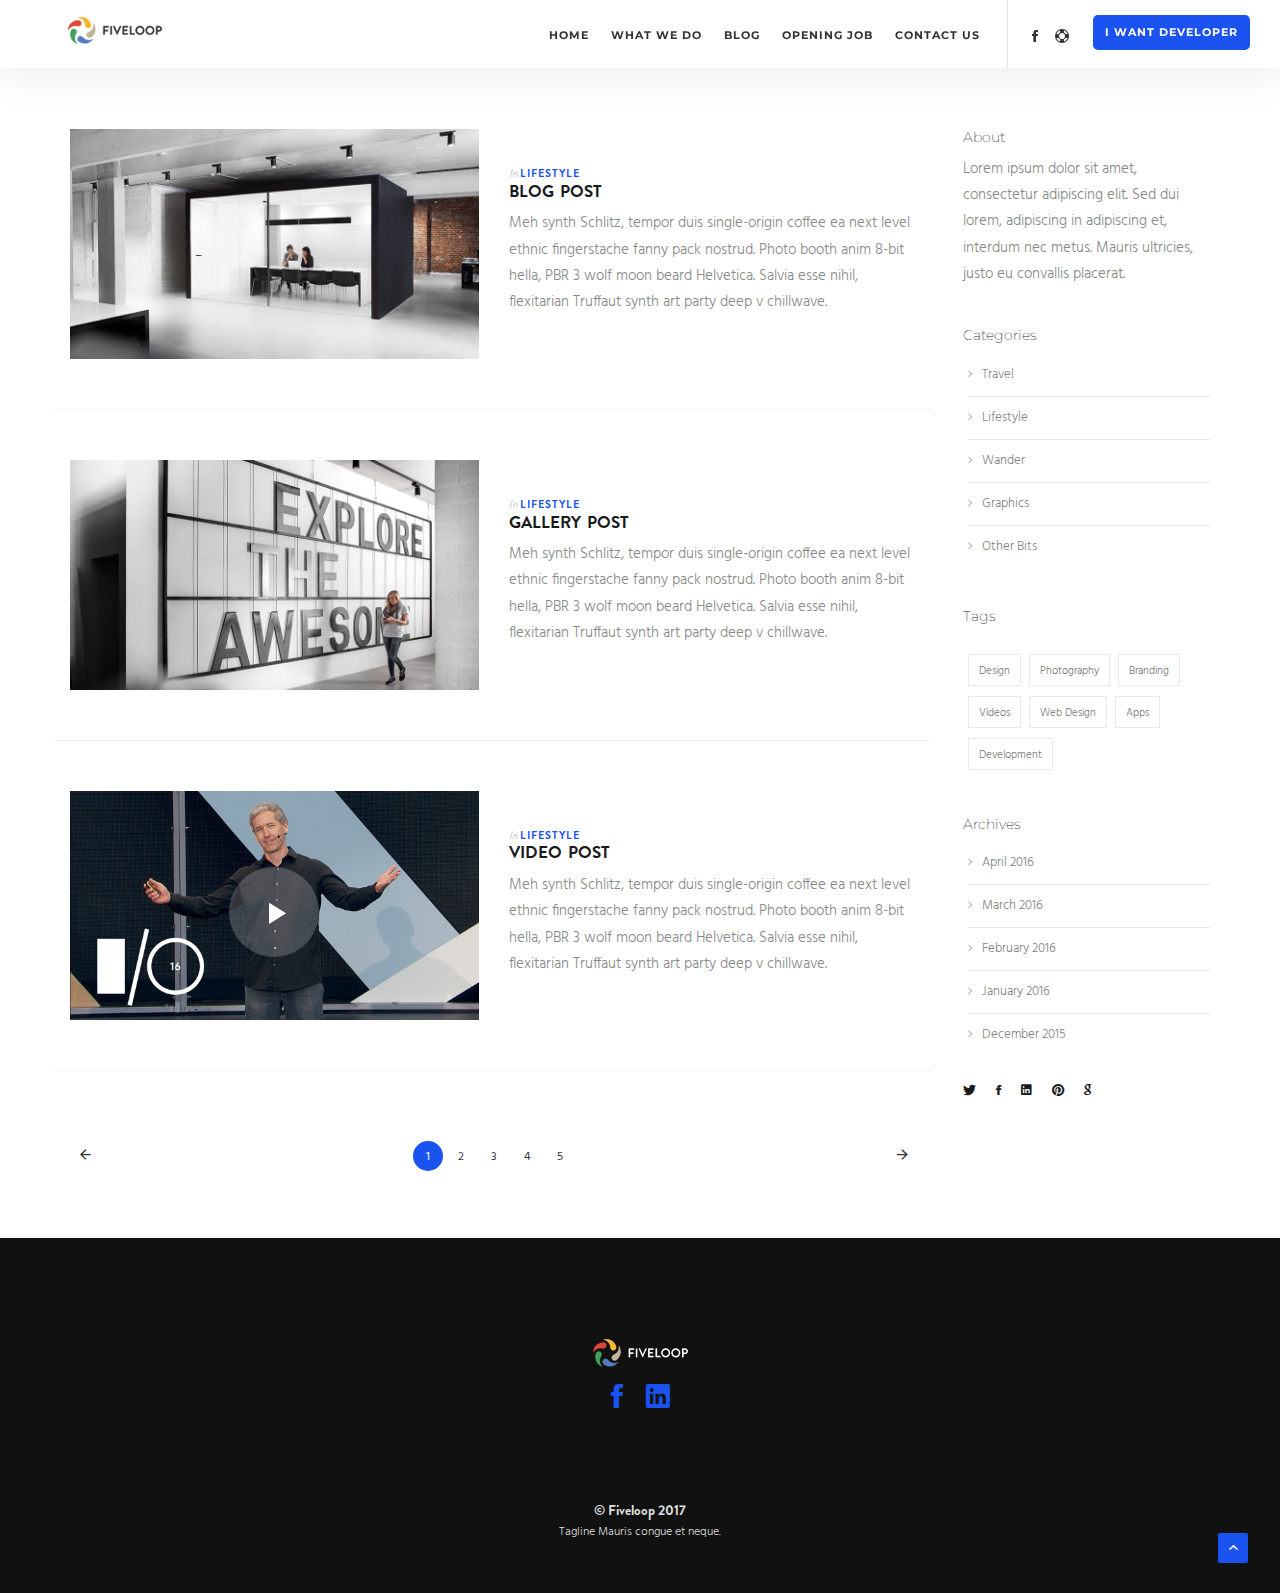
<file: blog-list.html>
<!DOCTYPE html>
<html lang="en">
    <head>
        <meta charset="utf-8">
        <title>Wunderkind - Multipurpose Responsive Onepage Template</title>
        <meta name="viewport" content="width=device-width, initial-scale=1">
        <link href="img/assets/favicon.png" rel="icon" type="image/png"> 
        <link href="css/init.css" rel="stylesheet" type="text/css">
        <link href="css/ion-icons.min.css" rel="stylesheet" type="text/css">
        <link href="css/etline-icons.min.css" rel="stylesheet" type="text/css">
        <link href="css/theme.css" rel="stylesheet" type="text/css">  
        <link href="css/custom.css" rel="stylesheet" type="text/css"> 
        <link href="css/colors/fiveloop.css" rel="stylesheet" type="text/css">
        <link href="http://fonts.googleapis.com/css?family=Montserrat:400,700%7CRaleway:400,100,200,300%7CHind:400,300" rel="stylesheet" type="text/css">
    </head>
    <body data-fade-in="true">
        
        <!-- Start Header -->
        <nav class="navbar nav-down" data-fullwidth="true" data-menu-style="light" data-animation="shrink"><!-- Styles: light, dark, transparent | Animation: hiding, shrink -->
            <div class="container">
                
                <div class="navbar-header">
                    <div class="container">
                        <button type="button" class="navbar-toggle collapsed" data-toggle="collapse" data-target="#navbar" aria-expanded="false" aria-controls="navbar">
                            <span class="sr-only">Toggle navigation</span>
                            <span class="icon-bar top-bar"></span>
                            <span class="icon-bar middle-bar"></span>
                            <span class="icon-bar bottom-bar"></span>
                        </button>
                        <a class="navbar-brand to-top" href="#"><img src="img/assets/logo-fiveloop-light.png" class="logo-light pt15" alt="#"><img src="img/assets/logo-fiveloop-dark.png" class="logo-dark pt15" alt="#"></a> 
                    </div>
                </div>

                <div id="navbar" class="navbar-collapse collapse">
                    <div class="container">
                        <ul class="nav navbar-nav menu-right">                            
                            
                            <!-- Each section must have corresponding ID ( #hero -> id="hero" ) -->
                            <li><a href="index.html#hero">Home</a></li>
                            <li><a href="index.html#about">What we do</a></li>
                            <li class="dropdown">
                                <a class="dropdown-toggle">Blog<i class="ion-ios-arrow-down"></i></a> 
                                <ul class="dropdown-menu">
                                    <li><a href="#content">List Layout</a></li>
                                    <li><a href="blog-grid.html">Grid Layout</a></li>
                                </ul>
                            </li>
                            <li><a href="index.html#positions">Opening job</a></li>
                            <li><a href="index.html#contact">Contact us</a></li>
                             
                            <li class="nav-separator"></li>
                            <li  class="nav-icon"><a href="https://www.facebook.com/fiveloop/" target="_blank"><i class="ion-social-facebook"></i></a></li>
                            <li  class="nav-icon"><a href="mailto:jennifer@fiveloop.co" target="_blank"><i class="ion-help-buoy"></i></a></li>
                            <li>
                                <div>
                                    <a class="btn btn-md btn-primary btn-scroll typeform-share button" href="https://bankwirat.typeform.com/to/weWA9u" data-mode="drawer_right" style="display: inline-block; border-radius: 5px; padding: 10px; margin: 15px;" target="_blank">I want developer</a> <script> (function() { var qs, js, q, s, d = document, gi = d.getElementById, ce = d.createElement, gt = d.getElementsByTagName, id = "typef_orm_share", b = "https://s3-eu-west-1.amazonaws.com/share.typeform.com/"; if (!gi.call(d, id)) { js = ce.call(d, "script"); js.id = id; js.src = b + "share.js"; q = gt.call(d, "script")[0]; q.parentNode.insertBefore(js, q) } })() </script>
                                </div>
                            <li>
                        </ul>
                        
                    </div>
                </div> 
            </div>
        </nav>
        <!-- End Header -->
            
        <!-- Blog -->
        <section id="content" class="blog">
            <div class="container">
                <div class="row">     

                    <div class="col-md-9">

                        <ul class="blog-list">

                            <li class="row vertical-align"> 
                                <div class="col-md-6 mt20 mb20">
                                    <a href="blog-post-gallery.html"><img src="img/blog/1.jpg" class="img-responsive width100" alt="#"></a>
                                </div>
                                <div class="col-md-6">
                                    <div class="post-header">
                                        <h5><span>In</span> <strong><a href="#" class="color">Lifestyle</a></strong></h5>
                                        <a href="blog-post-gallery.html"><h3><strong>Blog Post</strong></h3></a>
                                    </div>
                                    <p>Meh synth Schlitz, tempor duis single-origin coffee ea next level ethnic fingerstache fanny pack nostrud. Photo booth anim 8-bit hella, PBR 3 wolf moon beard Helvetica. Salvia esse nihil, flexitarian Truffaut synth art party deep v chillwave.</p>
                                </div>
                            </li>
                            
                            <li class="row vertical-align"> 
                                <div class="col-md-6 mt20 mb20">
                                    <a href="blog-post-gallery.html"><img src="img/blog/2.jpg" class="img-responsive width100" alt="#"></a>
                                </div>
                                <div class="col-md-6">
                                    <div class="post-header">
                                        <h5><span>In</span> <strong><a href="#" class="color">Lifestyle</a></strong></h5>
                                        <a href="blog-post-gallery.html"><h3><strong>Gallery Post</strong></h3></a>
                                    </div>
                                    <p>Meh synth Schlitz, tempor duis single-origin coffee ea next level ethnic fingerstache fanny pack nostrud. Photo booth anim 8-bit hella, PBR 3 wolf moon beard Helvetica. Salvia esse nihil, flexitarian Truffaut synth art party deep v chillwave.</p>
                                </div>
                            </li>
                            
                            <li class="row vertical-align">  
                                <div class="mt20 mb20 col-md-6">
                                    <a href="blog-post-video.html">
                                        <div class="video-container">
                                            <img src="img/video/thumbnail-youtube.jpg"/>
                                            <iframe data-video-embed="https://www.youtube.com/embed/B08iLAtS3AQ"></iframe>
                                        </div> 
                                    </a>
                                </div>
                                <div class="col-md-6">
                                    <div class="post-header">
                                        <h5><span>In</span> <strong><a href="#" class="color">Lifestyle</a></strong></h5>
                                        <a href="blog-post-gallery.html"><h3><strong>Video Post</strong></h3></a>
                                    </div>
                                    <p>Meh synth Schlitz, tempor duis single-origin coffee ea next level ethnic fingerstache fanny pack nostrud. Photo booth anim 8-bit hella, PBR 3 wolf moon beard Helvetica. Salvia esse nihil, flexitarian Truffaut synth art party deep v chillwave.</p>
                                </div>
                            </li>

                        </ul> 

                        <!-- Pagination -->
                        <div class="col-md-12 text-center"> 
                            <ul class="blog-pagination mb60">
                                <li>
                                    <a href="#">
                                        <i class="ion-android-arrow-back"></i>
                                    </a>
                                </li>
                                <li class="active">
                                    <a href="">1</a>
                                </li>
                                <li>
                                    <a href="#">2</a>
                                </li>
                                <li>
                                    <a href="#">3</a>
                                </li>
                                <li>
                                    <a href="#">4</a>
                                </li>
                                <li>
                                    <a href="#">5</a>
                                </li>
                                <li>
                                    <a href="#">
                                        <i class="ion-android-arrow-forward"></i>
                                    </a>
                                </li>
                            </ul> 
                        </div>
                        <!-- End Pagination -->

                    </div>

                    <!-- Sidebar -->
                    <div class="col-md-3 sidebar"> 

                        <div class="blog-widget">
                            <h5>About</h5>
                            <p>Lorem ipsum dolor sit amet, consectetur adipiscing elit. Sed dui lorem, adipiscing in adipiscing et, interdum nec metus. Mauris ultricies, justo eu convallis placerat.</p>
                        </div>  

                        <div class="blog-widget">
                            <h5>Categories</h5>
                            <ul class="category-list list-icons">
                                <li><a href="#"><i class="ion-ios-arrow-right"></i>Travel</a></li>
                                <li><a href="#"><i class="ion-ios-arrow-right"></i>Lifestyle</a></li>
                                <li><a href="#"><i class="ion-ios-arrow-right"></i>Wander</a></li>  
                                <li><a href="#"><i class="ion-ios-arrow-right"></i>Graphics</a></li>
                                <li><a href="#"><i class="ion-ios-arrow-right"></i>Other Bits</a></li>
                            </ul> 
                        </div> 

                        <div class="blog-widget blog-tags">
                            <h5>Tags</h5>
                            <ul class="tags-list">
                                <li><a href="#">Design</a></li>
                                <li><a href="#">Photography</a></li>
                                <li><a href="#">Branding</a></li> 
                                <li><a href="#">Videos</a></li>
                                <li><a href="#">Web Design</a></li>      
                                <li><a href="#">Apps</a></li>
                                <li><a href="#">Development</a></li> 
                            </ul>
                        </div> 

                        <div class="blog-widget">
                            <h5>Archives</h5>
                            <ul class="category-list list-icons">
                                <li><a href="#"><i class="ion-ios-arrow-right"></i>April 2016</a></li>
                                <li><a href="#"><i class="ion-ios-arrow-right"></i>March 2016</a></li>
                                <li><a href="#"><i class="ion-ios-arrow-right"></i>February 2016</a></li> 
                                <li><a href="#"><i class="ion-ios-arrow-right"></i>January 2016</a></li>
                                <li><a href="#"><i class="ion-ios-arrow-right"></i>December 2015</a></li>
                            </ul> 
                        </div>

                        <div class="sidebar-share"> 
                            <ul class="list-inline">
                                <li><a href="#"><i class="ion-social-twitter"></i></a></li>
                                <li><a href="#"><i class="ion-social-facebook"></i></a></li>
                                <li><a href="#"><i class="ion-social-linkedin"></i></a></li>
                                <li><a href="#"><i class="ion-social-pinterest"></i></a></li> 
                                <li><a href="#"><i class="ion-social-google"></i></a></li> 
                            </ul>
                        </div>  

                    </div>
                    <!-- End Sidebar --> 

                </div>
            </div>
        </section>            
        <!-- End Blog -->   
        
        <!-- Start Footer -->
        <footer id="footer" class="footer style-1 dark">

            <a href="index.html"><img src="img/assets/logo-fiveloop-light.png" alt="#" class="mr-auto img-responsive"></a>
            <ul>
                <li><a href="https://www.facebook.com/fiveloop/" target="_blank" class="color"><i class="ion-social-facebook ion-large"></i></a></li>
                <li><a href="https://www.linkedin.com/company/13197233/" target="_blank" class="color"><i class="ion-social-linkedin ion-large"></i></a></li>
            </ul>

            <a href="https://www.facebook.com/fiveloop/" target="_blank"><strong>© Fiveloop 2017</strong></a>
            <p>Tagline Mauris congue et neque.</p>
            
            <!-- Back To Top Button -->
            <span><a class="scroll-top"><i class="ion-chevron-up"></i></a></span>
            
        </footer>
        <!-- End Footer -->
        
        <script src="js/jquery.js"></script>
        <script src="js/init.js"></script>
        <script src="js/scripts.js"></script>       
        
    </body>
</html>
</file>
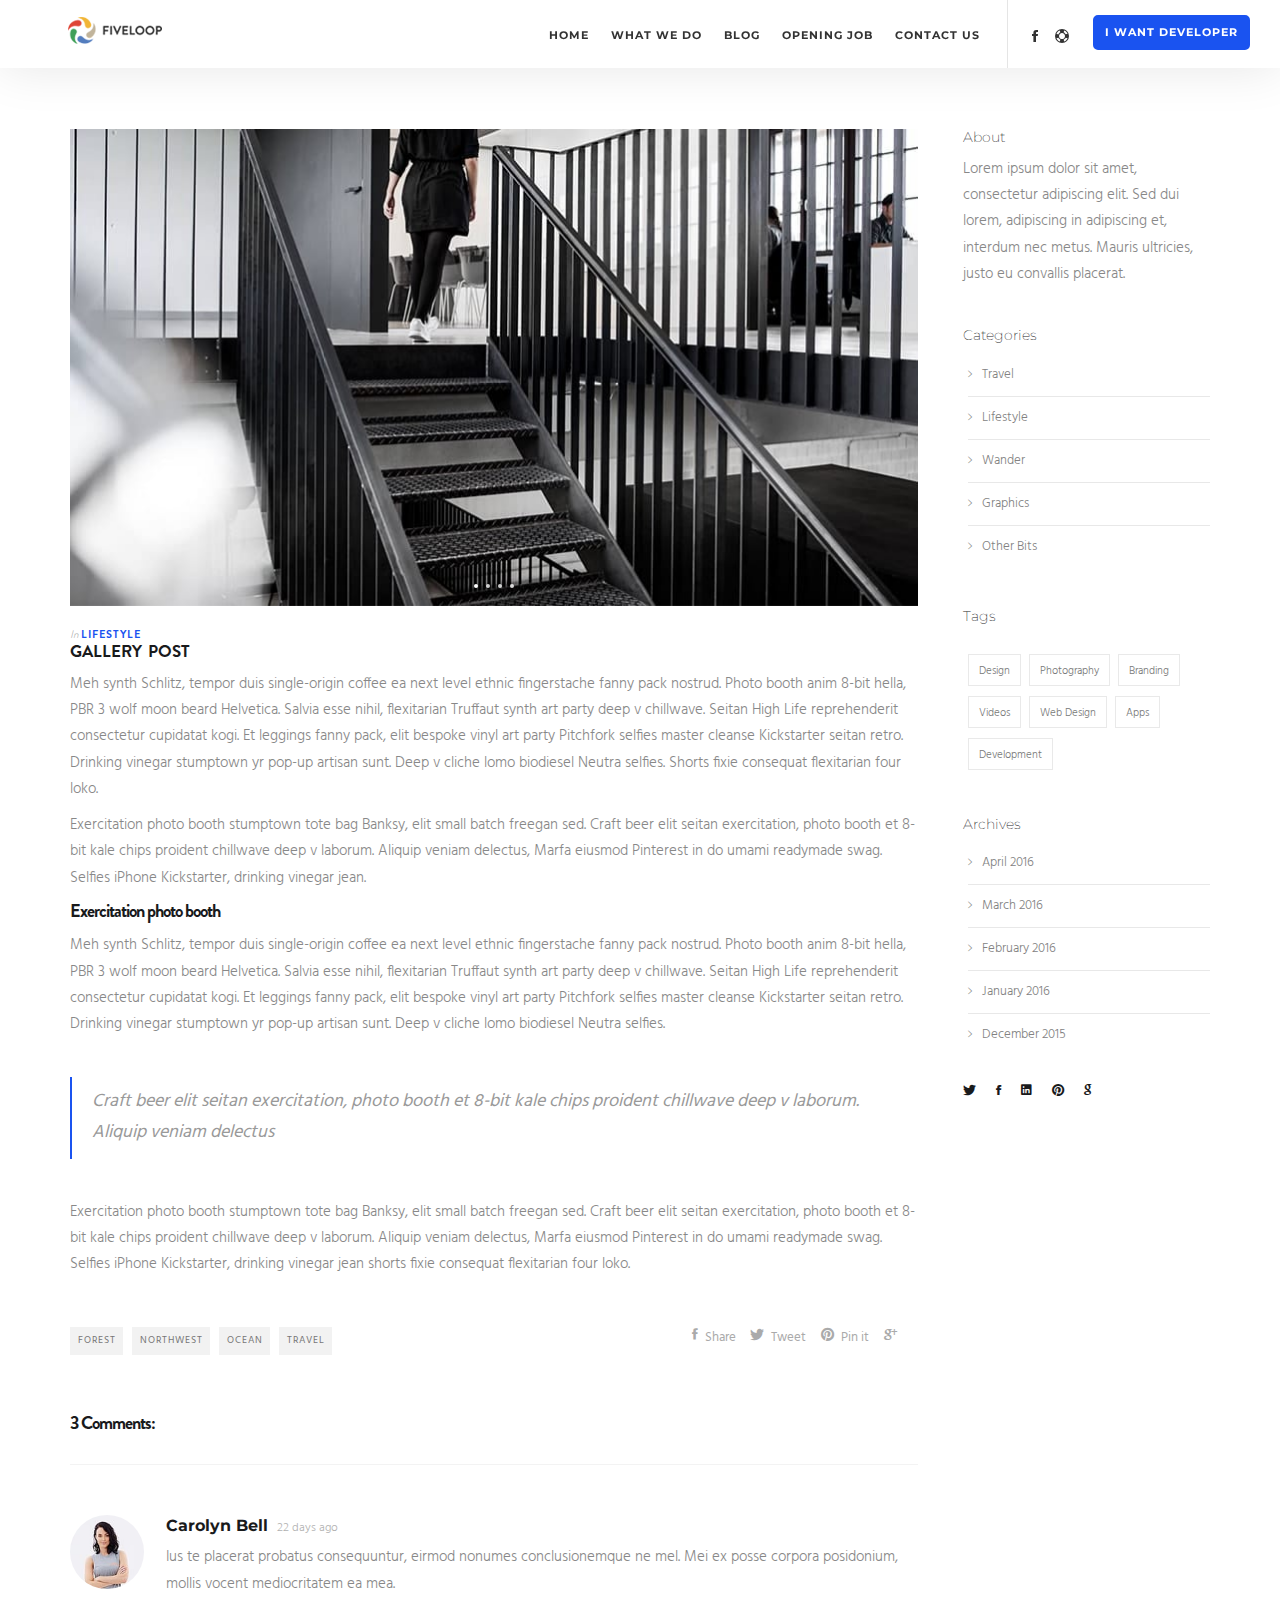
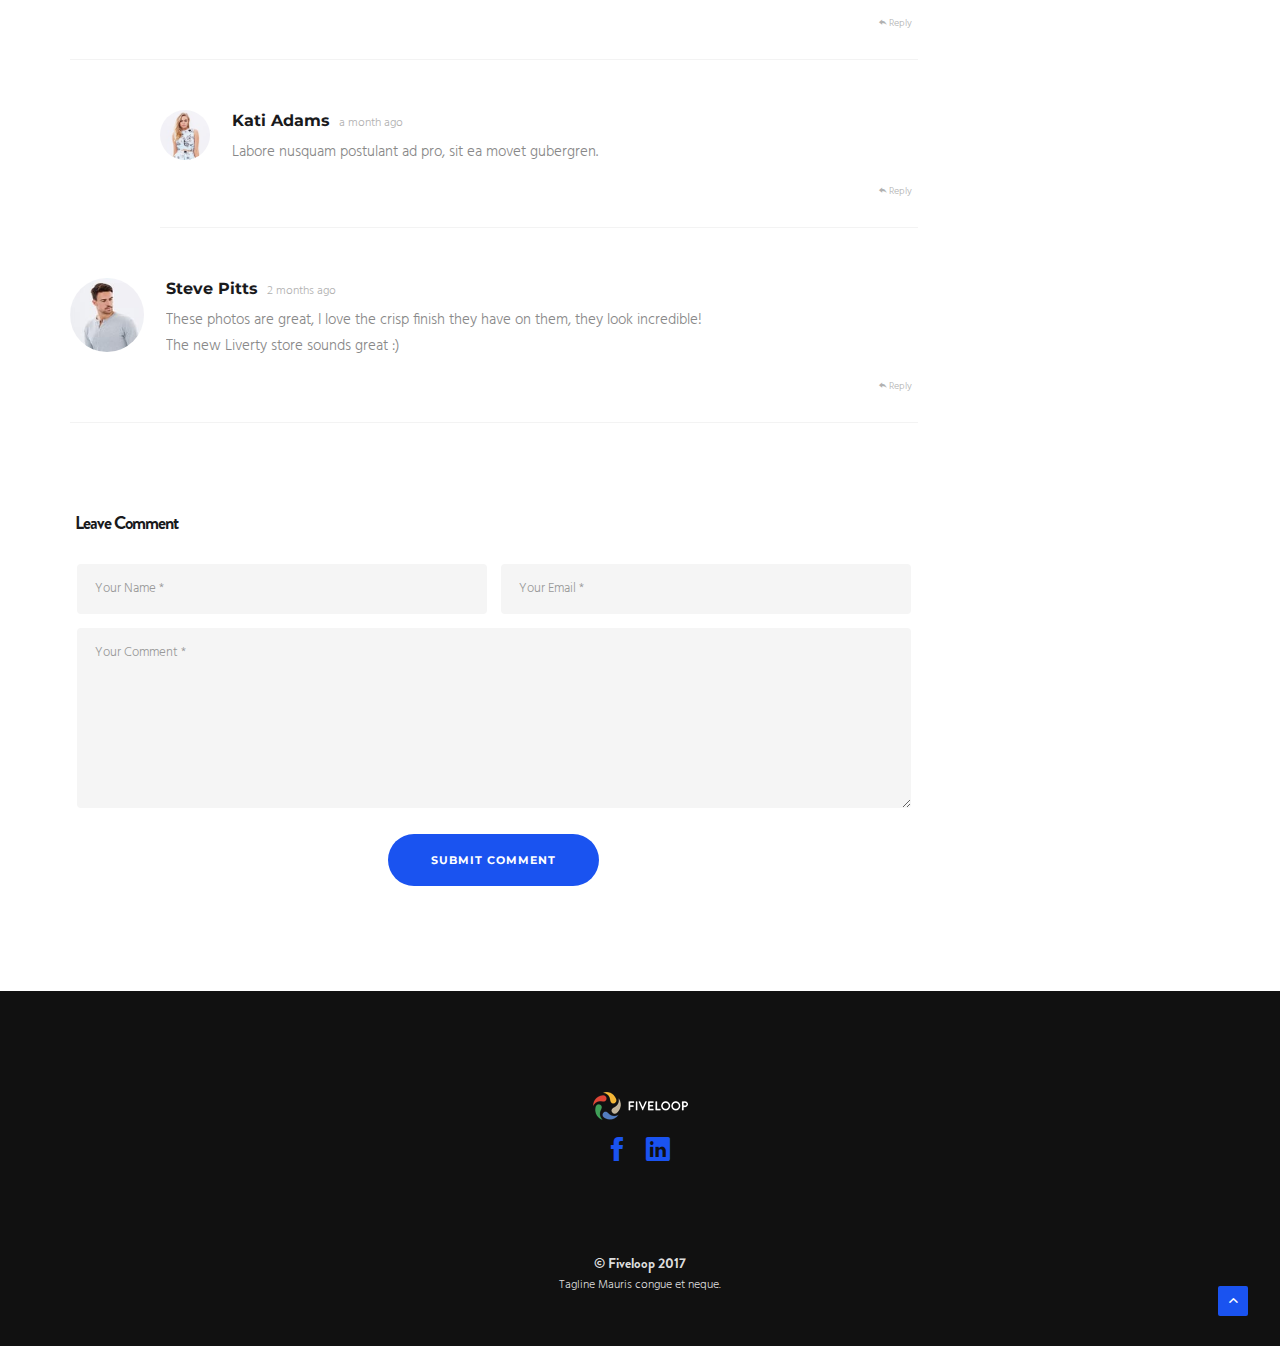
<file: blog-post-gallery.html>
<!DOCTYPE html>
<html lang="en">
    <head>
        <meta charset="utf-8">
        <title>Wunderkind - Multipurpose Responsive Onepage Template</title>
        <meta name="viewport" content="width=device-width, initial-scale=1">
        <link href="img/assets/favicon.png" rel="icon" type="image/png"> 
        <link href="css/init.css" rel="stylesheet" type="text/css">
        <link href="css/ion-icons.min.css" rel="stylesheet" type="text/css">
        <link href="css/etline-icons.min.css" rel="stylesheet" type="text/css">
        <link href="css/theme.css" rel="stylesheet" type="text/css">  
        <link href="css/custom.css" rel="stylesheet" type="text/css"> 
        <link href="css/colors/fiveloop.css" rel="stylesheet" type="text/css">
        <link href="http://fonts.googleapis.com/css?family=Montserrat:400,700%7CRaleway:400,100,200,300%7CHind:400,300" rel="stylesheet" type="text/css">
    </head>
    <body data-fade-in="true">
        
        <!-- Start Header -->
        <nav class="navbar nav-down" data-fullwidth="true" data-menu-style="light" data-animation="shrink"><!-- Styles: light, dark, transparent | Animation: hiding, shrink -->
            <div class="container">
                
                <div class="navbar-header">
                    <div class="container">
                        <button type="button" class="navbar-toggle collapsed" data-toggle="collapse" data-target="#navbar" aria-expanded="false" aria-controls="navbar">
                            <span class="sr-only">Toggle navigation</span>
                            <span class="icon-bar top-bar"></span>
                            <span class="icon-bar middle-bar"></span>
                            <span class="icon-bar bottom-bar"></span>
                        </button>
                        <a class="navbar-brand to-top" href="#"><img src="img/assets/logo-fiveloop-light.png" class="logo-light pt15" alt="#"><img src="img/assets/logo-fiveloop-dark.png" class="logo-dark pt15" alt="#"></a> 
                    </div>
                </div>

                <div id="navbar" class="navbar-collapse collapse">
                    <div class="container">
                        <ul class="nav navbar-nav menu-right">                            
                            
                            <!-- Each section must have corresponding ID ( #hero -> id="hero" ) -->
                            <li><a href="index.html#hero">Home</a></li>
                            <li><a href="index.html#about">What we do</a></li>
                            <li class="dropdown">
                                <a class="dropdown-toggle">Blog<i class="ion-ios-arrow-down"></i></a> 
                                <ul class="dropdown-menu">
                                    <li><a href="blog-list.html">List Layout</a></li>
                                    <li><a href="blog-grid.html">Grid Layout</a></li>
                                </ul>
                            </li>
                            <li><a href="index.html#positions">Opening job</a></li>
                            <li><a href="index.html#contact">Contact us</a></li>
                             
                            <li class="nav-separator"></li>
                            <li  class="nav-icon"><a href="https://www.facebook.com/fiveloop/" target="_blank"><i class="ion-social-facebook"></i></a></li>
                            <li  class="nav-icon"><a href="mailto:jennifer@fiveloop.co" target="_blank"><i class="ion-help-buoy"></i></a></li>
                            <li>
                                <div>
                                    <a class="btn btn-md btn-primary btn-scroll typeform-share button" href="https://bankwirat.typeform.com/to/weWA9u" data-mode="drawer_right" style="display: inline-block; border-radius: 5px; padding: 10px; margin: 15px;" target="_blank">I want developer</a> <script> (function() { var qs, js, q, s, d = document, gi = d.getElementById, ce = d.createElement, gt = d.getElementsByTagName, id = "typef_orm_share", b = "https://s3-eu-west-1.amazonaws.com/share.typeform.com/"; if (!gi.call(d, id)) { js = ce.call(d, "script"); js.id = id; js.src = b + "share.js"; q = gt.call(d, "script")[0]; q.parentNode.insertBefore(js, q) } })() </script>
                                </div>
                            <li>
                        </ul>
                        
                    </div>
                </div> 
            </div>
        </nav>
        <!-- End Header -->
            
        <section class="blog">
            <div class="container">
                <div class="row">

                    <!-- Blog Content -->
                    <div class="col-md-9">

                        <div class="blog-post">
                            
                            <div class="carousel mt20 mb20">
                                <div><img src="img/blog/3.jpg" class="img-responsive width100" alt="#"></div>
                                <div><img src="img/blog/4.jpg" class="img-responsive width100" alt="#"></div>
                                <div><img src="img/blog/1.jpg" class="img-responsive width100" alt="#"></div>
                                <div><img src="img/blog/2.jpg" class="img-responsive width100" alt="#"></div>
                            </div>
                            
                            <div class="post-header">
                                <h5><span>In</span> <strong><a href="#" class="color">Lifestyle</a></strong></h5>
                                <a class="link-to-post" href="#"><h3><strong>Gallery Post</strong></h3></a>
                            </div>
                            
                            <p>Meh synth Schlitz, tempor duis single-origin coffee ea next level ethnic fingerstache fanny pack nostrud. Photo booth anim 8-bit hella, PBR 3 wolf moon beard Helvetica. Salvia esse nihil, flexitarian Truffaut synth art party deep v chillwave. Seitan High Life reprehenderit consectetur cupidatat kogi. Et leggings fanny pack, elit bespoke vinyl art party Pitchfork selfies master cleanse Kickstarter seitan retro. Drinking vinegar stumptown yr pop-up artisan sunt. Deep v cliche lomo biodiesel Neutra selfies. Shorts fixie consequat flexitarian four loko.</p>
                            
                            <p>Exercitation photo booth stumptown tote bag Banksy, elit small batch freegan sed. Craft beer elit seitan exercitation, photo booth et 8-bit kale chips proident chillwave deep v laborum. Aliquip veniam delectus, Marfa eiusmod Pinterest in do umami readymade swag. Selfies iPhone Kickstarter, drinking vinegar jean.</p>
                            
                            <h5><strong>Exercitation photo booth</strong></h5>
                            
                            <p>Meh synth Schlitz, tempor duis single-origin coffee ea next level ethnic fingerstache fanny pack nostrud. Photo booth anim 8-bit hella, PBR 3 wolf moon beard Helvetica. Salvia esse nihil, flexitarian Truffaut synth art party deep v chillwave. Seitan High Life reprehenderit consectetur cupidatat kogi. Et leggings fanny pack, elit bespoke vinyl art party Pitchfork selfies master cleanse Kickstarter seitan retro. Drinking vinegar stumptown yr pop-up artisan sunt. Deep v cliche lomo biodiesel Neutra selfies.</p>

                            <blockquote>Craft beer elit seitan exercitation, photo booth et 8-bit kale chips proident chillwave deep v laborum. Aliquip veniam delectus</blockquote>

                            <p>Exercitation photo booth stumptown tote bag Banksy, elit small batch freegan sed. Craft beer elit seitan exercitation, photo booth et 8-bit kale chips proident chillwave deep v laborum. Aliquip veniam delectus, Marfa eiusmod Pinterest in do umami readymade swag. Selfies iPhone Kickstarter, drinking vinegar jean shorts fixie consequat flexitarian four loko.<p>
                            
                            <div class="post-tags">
				                <a href="#" rel="tag">Forest</a>
                                <a href="#" rel="tag">Northwest</a>
                                <a href="#" rel="tag">Ocean</a>
                                <a href="#" rel="tag">Travel</a>
                            </div>
                            
                            <div class="post-share">
                                <a href="#"><i class="ion-social-facebook"></i> <span>Share</span></a>
                                <a href="#"><i class="ion-social-twitter"></i> <span>Tweet</span></a>
                                <a href="#"><i class="ion-social-pinterest"></i> <span>Pin it</span></a>
                                <a href="#"><i class="ion-social-googleplus"></i></a>
                            </div>
                            
                        </div> 


                        <!-- Comments -->
                        <h5 class="comment-number"><strong>3 Comments:</strong></h5>
                        <ul class="vos-comments">
                            
                            <li class="post-comment">
                                <div class="comment-content">
                                    <a href="#" class="avatar"><img src="img/blog/avatar-1.jpg" alt="#"></a>
                                    <div class="post-body">
                                        <div class="comment-header">
                                            <span class="author"><a href="#">Carolyn Bell</a></span>
                                            <span class="time-ago"><a href="#">22 days ago</a></span>
                                        </div>
                                        <div class="post-message">
                                            <p>Ius te placerat probatus consequuntur, eirmod nonumes conclusionemque ne mel. Mei ex posse corpora posidonium, mollis vocent mediocritatem ea mea.</p>
                                        </div>
                                        <div class="comment-footer">
                                            <span class="reply"><a href="#"><i class="ion-reply"></i> Reply</a></span>
                                        </div>
                                    </div>
                                </div>
                                
                                <ul class="reply-comment">
                                    <li class="post-comment">
                                        <div class="comment-content">
                                            <a href="#" class="avatar"><img src="img/blog/avatar-2.jpg" alt="#"></a>
                                            <div class="post-body">
                                                <div class="comment-header">
                                                    <span class="author"><a href="#">Kati Adams</a></span>
                                                    <span class="time-ago"><a href="#">a month ago</a></span>
                                                </div>
                                                <div class="post-message">
                                                    <p>Labore nusquam postulant ad pro, sit ea movet gubergren.</p>
                                                </div>
                                                <div class="comment-footer">
                                                    <span class="reply"><a href="#"><i class="ion-reply"></i> Reply</a></span>
                                                </div>
                                            </div>
                                        </div>
                                    </li>
                                </ul>
                                
                            </li>
                            
                            <li class="post-comment">
                                <div class="comment-content">
                                    <a href="#" class="avatar"><img src="img/blog/avatar-3.jpg" alt="#"></a>
                                    <div class="post-body">
                                        <div class="comment-header">
                                            <span class="author"><a href="#">Steve Pitts</a></span>
                                            <span class="time-ago"><a href="#">2 months ago</a></span>
                                        </div>
                                        <div class="post-message">
                                            <p>These photos are great, I love the crisp finish they have on them, they look incredible!<br>The new Liverty store sounds great :)</p>
                                        </div>
                                        <div class="comment-footer">
                                            <span class="reply"><a href="#"><i class="ion-reply"></i> Reply</a></span>
                                        </div>
                                    </div>
                                </div>
                            </li>
                            
                        </ul>
                        
                        <div class="form-leave-comment">
                            <h5><strong>Leave Comment</strong></h5>
                            <form> 
                                <div class="col-sm-6">
                                    <input placeholder="Your Name *"/>
                                </div>
                                <div class="col-sm-6">
                                    <input placeholder="Your Email *"/>
                                </div>
                                <div class="col-sm-12"> 
                                    <textarea placeholder="Your Comment *"></textarea>
                                </div>
                                <div class="col-md-12 text-center">
                                    <input type="submit" class="submit btn btn-lg btn-primary" id="submit" value="Submit Comment"/>
                                </div>
                            </form>
                        </div>

                    </div>
                    <!-- End Blog Content -->

                    <!-- Sidebar -->
                    <div class="col-md-3 sidebar"> 

                        <div class="blog-widget">
                            <h5>About</h5>
                            <p>Lorem ipsum dolor sit amet, consectetur adipiscing elit. Sed dui lorem, adipiscing in adipiscing et, interdum nec metus. Mauris ultricies, justo eu convallis placerat.</p>
                        </div>  

                        <div class="blog-widget">
                            <h5>Categories</h5>
                            <ul class="category-list list-icons">
                                <li><a href="#"><i class="ion-ios-arrow-right"></i>Travel</a></li>
                                <li><a href="#"><i class="ion-ios-arrow-right"></i>Lifestyle</a></li>
                                <li><a href="#"><i class="ion-ios-arrow-right"></i>Wander</a></li>  
                                <li><a href="#"><i class="ion-ios-arrow-right"></i>Graphics</a></li>
                                <li><a href="#"><i class="ion-ios-arrow-right"></i>Other Bits</a></li>
                            </ul> 
                        </div> 

                        <div class="blog-widget blog-tags">
                            <h5>Tags</h5>
                            <ul class="tags-list">
                                <li><a href="#">Design</a></li>
                                <li><a href="#">Photography</a></li>
                                <li><a href="#">Branding</a></li> 
                                <li><a href="#">Videos</a></li>
                                <li><a href="#">Web Design</a></li>      
                                <li><a href="#">Apps</a></li>
                                <li><a href="#">Development</a></li> 
                            </ul>
                        </div> 

                        <div class="blog-widget">
                            <h5>Archives</h5>
                            <ul class="category-list list-icons">
                                <li><a href="#"><i class="ion-ios-arrow-right"></i>April 2016</a></li>
                                <li><a href="#"><i class="ion-ios-arrow-right"></i>March 2016</a></li>
                                <li><a href="#"><i class="ion-ios-arrow-right"></i>February 2016</a></li> 
                                <li><a href="#"><i class="ion-ios-arrow-right"></i>January 2016</a></li>
                                <li><a href="#"><i class="ion-ios-arrow-right"></i>December 2015</a></li>
                            </ul> 
                        </div>

                        <div class="sidebar-share"> 
                            <ul class="list-inline">
                                <li><a href="#"><i class="ion-social-twitter"></i></a></li>
                                <li><a href="#"><i class="ion-social-facebook"></i></a></li>
                                <li><a href="#"><i class="ion-social-linkedin"></i></a></li>
                                <li><a href="#"><i class="ion-social-pinterest"></i></a></li> 
                                <li><a href="#"><i class="ion-social-google"></i></a></li> 
                            </ul>
                        </div>   

                    </div>
                    <!-- End Sidebar --> 

                </div>
            </div>
        </section> 
        
        <!-- Start Footer -->
        <footer id="footer" class="footer style-1 dark">

            <a href="index.html"><img src="img/assets/logo-fiveloop-light.png" alt="#" class="mr-auto img-responsive"></a>
            <ul>
                <li><a href="https://www.facebook.com/fiveloop/" target="_blank" class="color"><i class="ion-social-facebook ion-large"></i></a></li>
                <li><a href="https://www.linkedin.com/company/13197233/" target="_blank" class="color"><i class="ion-social-linkedin ion-large"></i></a></li>
            </ul>

            <a href="https://www.facebook.com/fiveloop/" target="_blank"><strong>© Fiveloop 2017</strong></a>
            <p>Tagline Mauris congue et neque.</p>
            
            <!-- Back To Top Button -->
            <span><a class="scroll-top"><i class="ion-chevron-up"></i></a></span>
            
        </footer>
        <!-- End Footer -->
        
        <script src="js/jquery.js"></script>
        <script src="js/init.js"></script>
        <script src="js/scripts.js"></script>       
        
    </body>
</html>
</file>
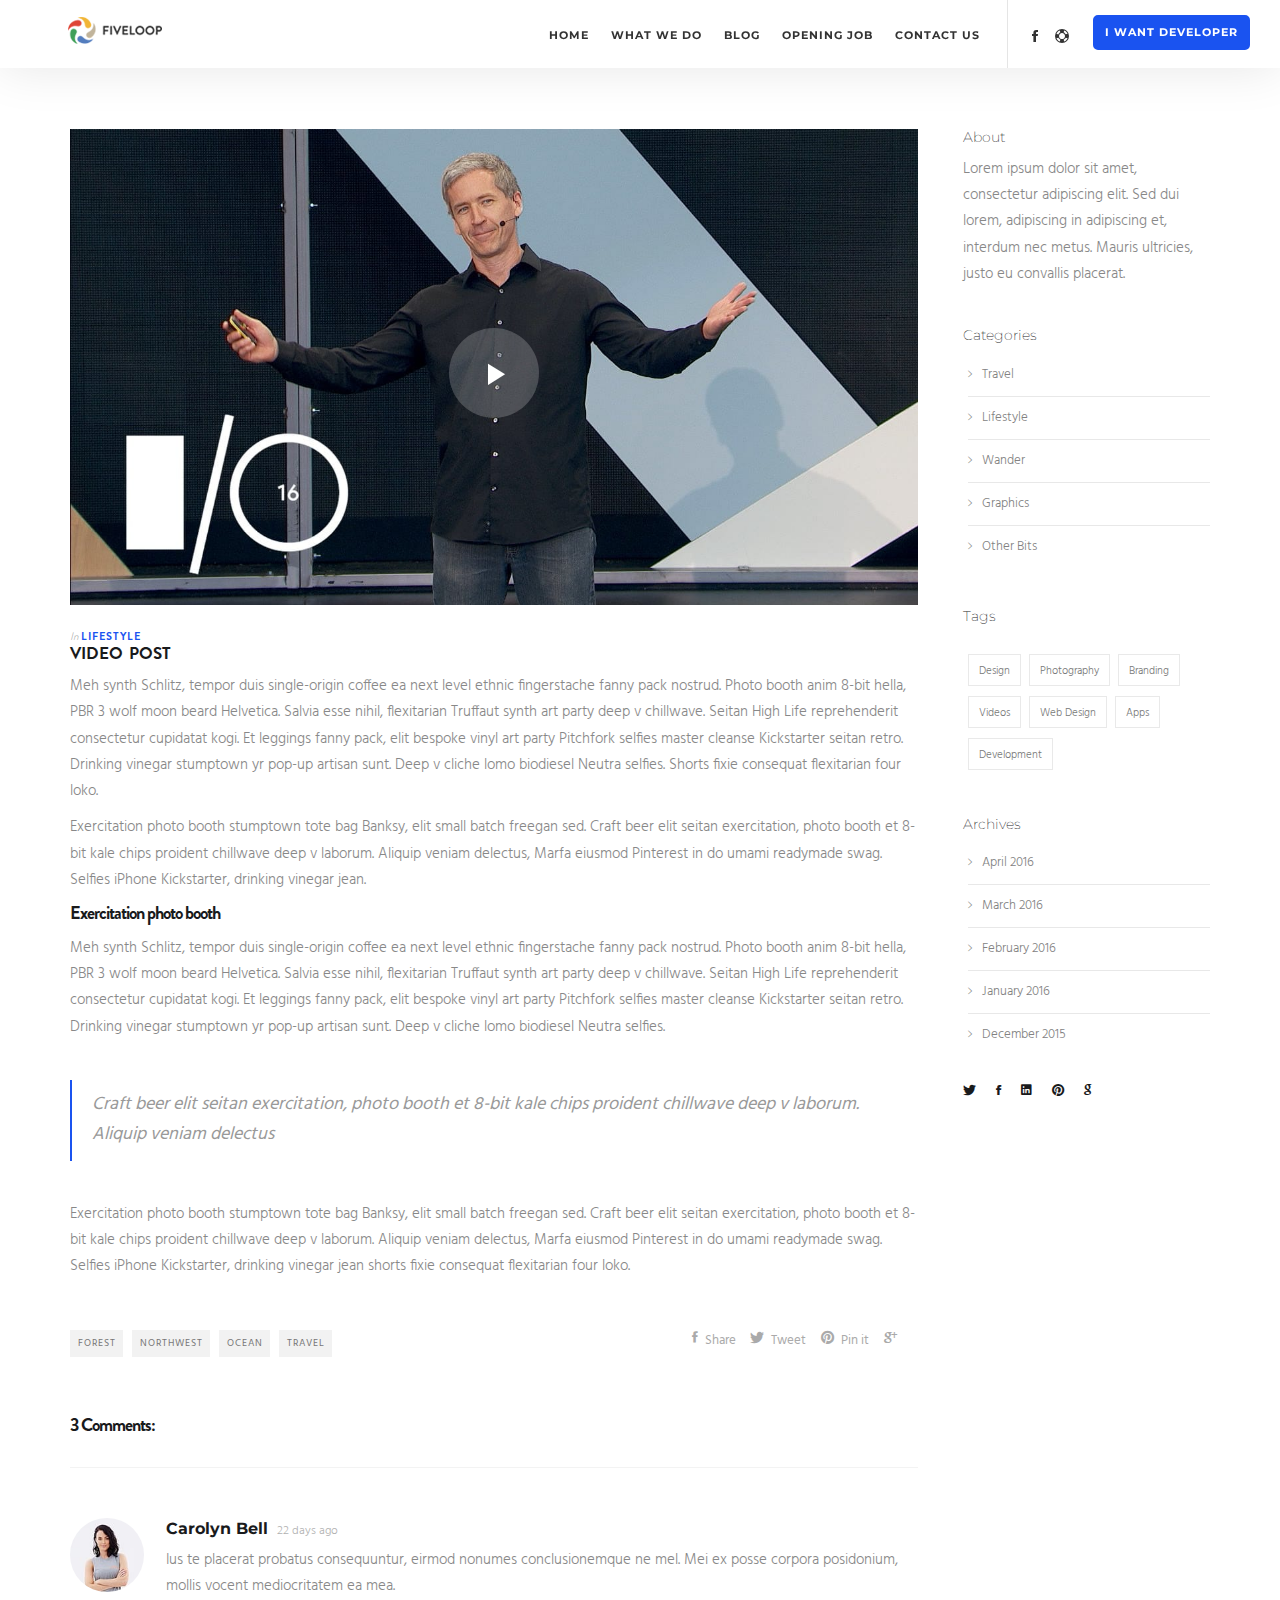
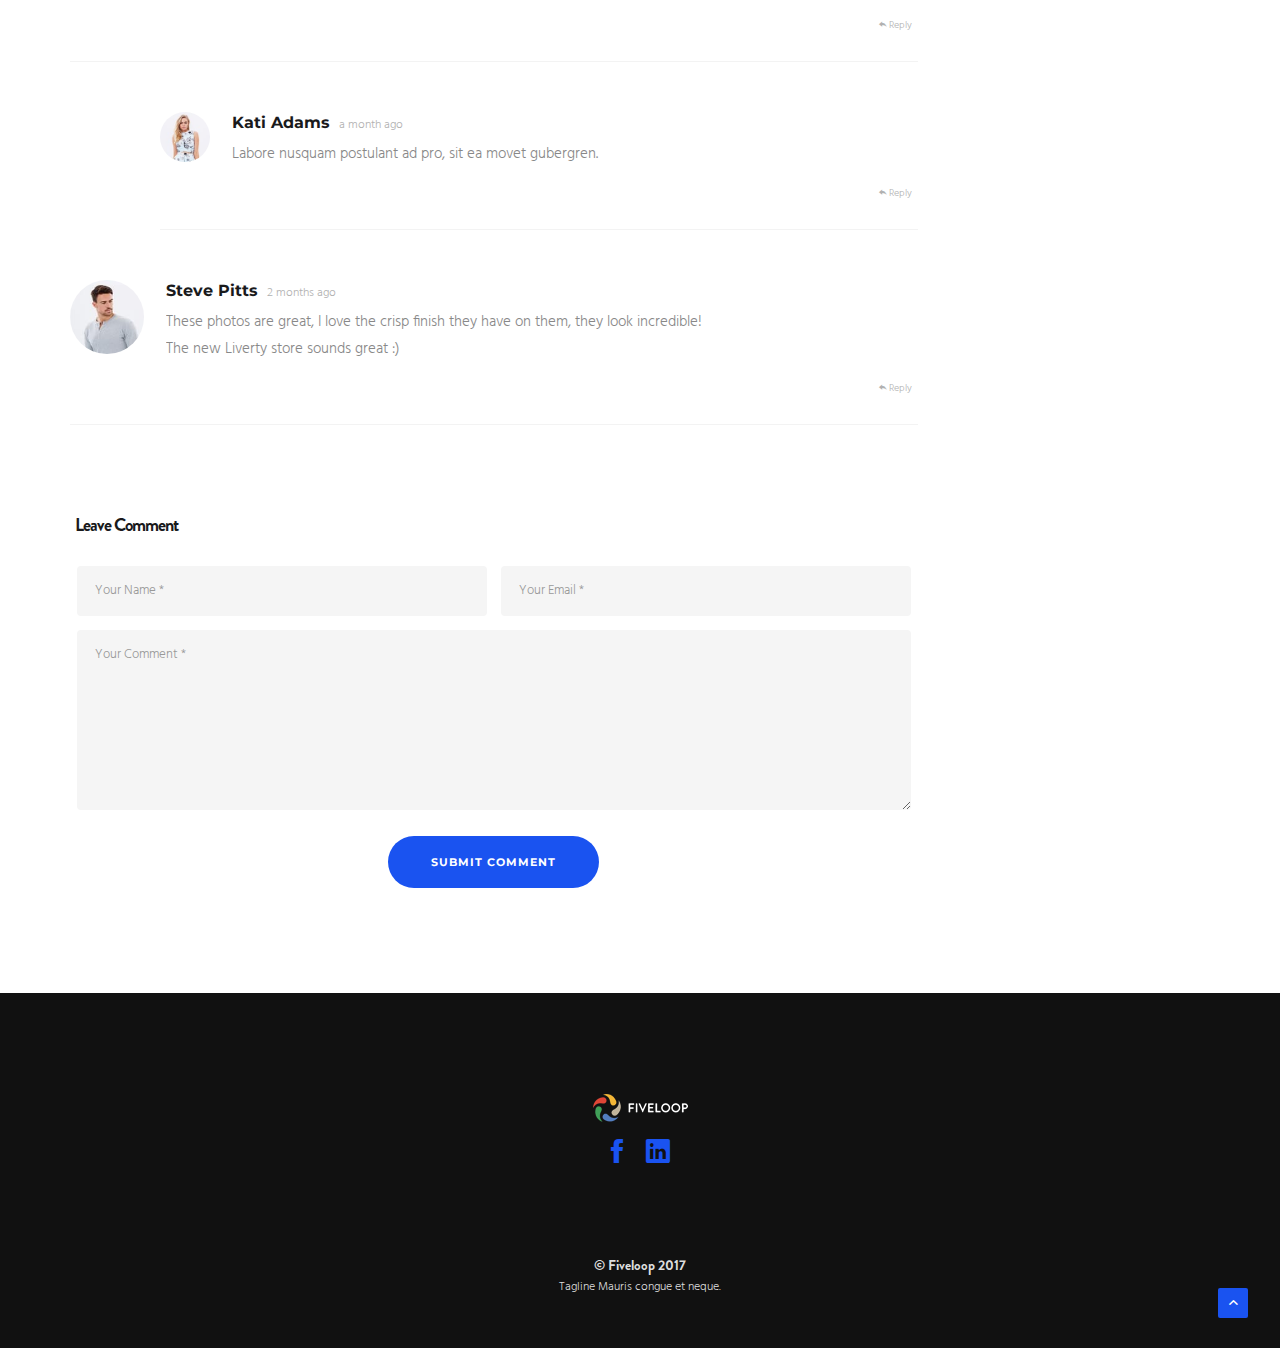
<file: blog-post-video.html>
<!DOCTYPE html>
<html lang="en">
    <head>
        <meta charset="utf-8">
        <title>Wunderkind - Multipurpose Responsive Onepage Template</title>
        <meta name="viewport" content="width=device-width, initial-scale=1">
        <link href="img/assets/favicon.png" rel="icon" type="image/png"> 
        <link href="css/init.css" rel="stylesheet" type="text/css">
        <link href="css/ion-icons.min.css" rel="stylesheet" type="text/css">
        <link href="css/etline-icons.min.css" rel="stylesheet" type="text/css">
        <link href="css/theme.css" rel="stylesheet" type="text/css">  
        <link href="css/custom.css" rel="stylesheet" type="text/css"> 
        <link href="css/colors/fiveloop.css" rel="stylesheet" type="text/css">
        <link href="http://fonts.googleapis.com/css?family=Montserrat:400,700%7CRaleway:400,100,200,300%7CHind:400,300" rel="stylesheet" type="text/css">
    </head>
    <body data-fade-in="true">
        
        <!-- Start Header -->
        <nav class="navbar nav-down" data-fullwidth="true" data-menu-style="light" data-animation="shrink"><!-- Styles: light, dark, transparent | Animation: hiding, shrink -->
            <div class="container">
                
                <div class="navbar-header">
                    <div class="container">
                        <button type="button" class="navbar-toggle collapsed" data-toggle="collapse" data-target="#navbar" aria-expanded="false" aria-controls="navbar">
                            <span class="sr-only">Toggle navigation</span>
                            <span class="icon-bar top-bar"></span>
                            <span class="icon-bar middle-bar"></span>
                            <span class="icon-bar bottom-bar"></span>
                        </button>
                        <a class="navbar-brand to-top" href="#"><img src="img/assets/logo-fiveloop-light.png" class="logo-light pt15" alt="#"><img src="img/assets/logo-fiveloop-dark.png" class="logo-dark pt15" alt="#"></a> 
                    </div>
                </div>

                <div id="navbar" class="navbar-collapse collapse">
                    <div class="container">
                        <ul class="nav navbar-nav menu-right">                            
                            
                            <!-- Each section must have corresponding ID ( #hero -> id="hero" ) -->
                            <li><a href="index.html#hero">Home</a></li>
                            <li><a href="index.html#about">What we do</a></li>
                            <li class="dropdown">
                                <a class="dropdown-toggle">Blog<i class="ion-ios-arrow-down"></i></a> 
                                <ul class="dropdown-menu">
                                    <li><a href="blog-list.html">List Layout</a></li>
                                    <li><a href="blog-grid.html">Grid Layout</a></li>
                                </ul>
                            </li>
                            <li><a href="index.html#positions">Opening job</a></li>
                            <li><a href="index.html#contact">Contact us</a></li>
                             
                            <li class="nav-separator"></li>
                            <li  class="nav-icon"><a href="https://www.facebook.com/fiveloop/" target="_blank"><i class="ion-social-facebook"></i></a></li>
                            <li  class="nav-icon"><a href="mailto:jennifer@fiveloop.co" target="_blank"><i class="ion-help-buoy"></i></a></li>
                            <li>
                                <div>
                                    <a class="btn btn-md btn-primary btn-scroll typeform-share button" href="https://bankwirat.typeform.com/to/weWA9u" data-mode="drawer_right" style="display: inline-block; border-radius: 5px; padding: 10px; margin: 15px;" target="_blank">I want developer</a> <script> (function() { var qs, js, q, s, d = document, gi = d.getElementById, ce = d.createElement, gt = d.getElementsByTagName, id = "typef_orm_share", b = "https://s3-eu-west-1.amazonaws.com/share.typeform.com/"; if (!gi.call(d, id)) { js = ce.call(d, "script"); js.id = id; js.src = b + "share.js"; q = gt.call(d, "script")[0]; q.parentNode.insertBefore(js, q) } })() </script>
                                </div>
                            <li>
                        </ul>
                        
                    </div>
                </div> 
            </div>
        </nav>
        <!-- End Header -->
            
        <section class="blog">
            <div class="container">
                <div class="row">

                    <!-- Blog Content -->
                    <div class="col-md-9">

                        <div class="blog-post">
                            
                            <div class="mt20 mb20">
                                <div class="video-container">
                                    <img src="img/video/thumbnail-youtube.jpg"/>
                                    <iframe data-video-embed="https://www.youtube.com/embed/B08iLAtS3AQ"></iframe>
                                </div> 
                            </div>
                            
                            <div class="post-header">
                                <h5><span>In</span> <strong><a href="#" class="color">Lifestyle</a></strong></h5>
                                <a class="link-to-post" href="#"><h3><strong>Video Post</strong></h3></a>
                            </div>
                            
                            <p>Meh synth Schlitz, tempor duis single-origin coffee ea next level ethnic fingerstache fanny pack nostrud. Photo booth anim 8-bit hella, PBR 3 wolf moon beard Helvetica. Salvia esse nihil, flexitarian Truffaut synth art party deep v chillwave. Seitan High Life reprehenderit consectetur cupidatat kogi. Et leggings fanny pack, elit bespoke vinyl art party Pitchfork selfies master cleanse Kickstarter seitan retro. Drinking vinegar stumptown yr pop-up artisan sunt. Deep v cliche lomo biodiesel Neutra selfies. Shorts fixie consequat flexitarian four loko.</p>
                            
                            <p>Exercitation photo booth stumptown tote bag Banksy, elit small batch freegan sed. Craft beer elit seitan exercitation, photo booth et 8-bit kale chips proident chillwave deep v laborum. Aliquip veniam delectus, Marfa eiusmod Pinterest in do umami readymade swag. Selfies iPhone Kickstarter, drinking vinegar jean.</p>
                            
                            <h5><strong>Exercitation photo booth</strong></h5>
                            
                            <p>Meh synth Schlitz, tempor duis single-origin coffee ea next level ethnic fingerstache fanny pack nostrud. Photo booth anim 8-bit hella, PBR 3 wolf moon beard Helvetica. Salvia esse nihil, flexitarian Truffaut synth art party deep v chillwave. Seitan High Life reprehenderit consectetur cupidatat kogi. Et leggings fanny pack, elit bespoke vinyl art party Pitchfork selfies master cleanse Kickstarter seitan retro. Drinking vinegar stumptown yr pop-up artisan sunt. Deep v cliche lomo biodiesel Neutra selfies.</p>

                            <blockquote>Craft beer elit seitan exercitation, photo booth et 8-bit kale chips proident chillwave deep v laborum. Aliquip veniam delectus</blockquote>

                            <p>Exercitation photo booth stumptown tote bag Banksy, elit small batch freegan sed. Craft beer elit seitan exercitation, photo booth et 8-bit kale chips proident chillwave deep v laborum. Aliquip veniam delectus, Marfa eiusmod Pinterest in do umami readymade swag. Selfies iPhone Kickstarter, drinking vinegar jean shorts fixie consequat flexitarian four loko.<p>
                            
                            <div class="post-tags">
				                <a href="#" rel="tag">Forest</a>
                                <a href="#" rel="tag">Northwest</a>
                                <a href="#" rel="tag">Ocean</a>
                                <a href="#" rel="tag">Travel</a>
                            </div>
                            
                            <div class="post-share">
                                <a href="#"><i class="ion-social-facebook"></i> <span>Share</span></a>
                                <a href="#"><i class="ion-social-twitter"></i> <span>Tweet</span></a>
                                <a href="#"><i class="ion-social-pinterest"></i> <span>Pin it</span></a>
                                <a href="#"><i class="ion-social-googleplus"></i></a>
                            </div>
                            
                        </div> 


                        <!-- Comments -->
                        <h5 class="comment-number"><strong>3 Comments:</strong></h5>
                        <ul class="vos-comments">
                            
                            <li class="post-comment">
                                <div class="comment-content">
                                    <a href="#" class="avatar"><img src="img/blog/avatar-1.jpg" alt="#"></a>
                                    <div class="post-body">
                                        <div class="comment-header">
                                            <span class="author"><a href="#">Carolyn Bell</a></span>
                                            <span class="time-ago"><a href="#">22 days ago</a></span>
                                        </div>
                                        <div class="post-message">
                                            <p>Ius te placerat probatus consequuntur, eirmod nonumes conclusionemque ne mel. Mei ex posse corpora posidonium, mollis vocent mediocritatem ea mea.</p>
                                        </div>
                                        <div class="comment-footer">
                                            <span class="reply"><a href="#"><i class="ion-reply"></i> Reply</a></span>
                                        </div>
                                    </div>
                                </div>
                                
                                <ul class="reply-comment">
                                    <li class="post-comment">
                                        <div class="comment-content">
                                            <a href="#" class="avatar"><img src="img/blog/avatar-2.jpg" alt="#"></a>
                                            <div class="post-body">
                                                <div class="comment-header">
                                                    <span class="author"><a href="#">Kati Adams</a></span>
                                                    <span class="time-ago"><a href="#">a month ago</a></span>
                                                </div>
                                                <div class="post-message">
                                                    <p>Labore nusquam postulant ad pro, sit ea movet gubergren.</p>
                                                </div>
                                                <div class="comment-footer">
                                                    <span class="reply"><a href="#"><i class="ion-reply"></i> Reply</a></span>
                                                </div>
                                            </div>
                                        </div>
                                    </li>
                                </ul>
                                
                            </li>
                            
                            <li class="post-comment">
                                <div class="comment-content">
                                    <a href="#" class="avatar"><img src="img/blog/avatar-3.jpg" alt="#"></a>
                                    <div class="post-body">
                                        <div class="comment-header">
                                            <span class="author"><a href="#">Steve Pitts</a></span>
                                            <span class="time-ago"><a href="#">2 months ago</a></span>
                                        </div>
                                        <div class="post-message">
                                            <p>These photos are great, I love the crisp finish they have on them, they look incredible!<br>The new Liverty store sounds great :)</p>
                                        </div>
                                        <div class="comment-footer">
                                            <span class="reply"><a href="#"><i class="ion-reply"></i> Reply</a></span>
                                        </div>
                                    </div>
                                </div>
                            </li>
                            
                        </ul>
                        
                        <div class="form-leave-comment">
                            <h5><strong>Leave Comment</strong></h5>
                            <form> 
                                <div class="col-sm-6">
                                    <input placeholder="Your Name *"/>
                                </div>
                                <div class="col-sm-6">
                                    <input placeholder="Your Email *"/>
                                </div>
                                <div class="col-sm-12"> 
                                    <textarea placeholder="Your Comment *"></textarea>
                                </div>
                                <div class="col-md-12 text-center">
                                    <input type="submit" class="submit btn btn-lg btn-primary" id="submit" value="Submit Comment"/>
                                </div>
                            </form>
                        </div>

                    </div>
                    <!-- End Blog Content -->

                    <!-- Sidebar -->
                    <div class="col-md-3 sidebar"> 

                        <div class="blog-widget">
                            <h5>About</h5>
                            <p>Lorem ipsum dolor sit amet, consectetur adipiscing elit. Sed dui lorem, adipiscing in adipiscing et, interdum nec metus. Mauris ultricies, justo eu convallis placerat.</p>
                        </div>  

                        <div class="blog-widget">
                            <h5>Categories</h5>
                            <ul class="category-list list-icons">
                                <li><a href="#"><i class="ion-ios-arrow-right"></i>Travel</a></li>
                                <li><a href="#"><i class="ion-ios-arrow-right"></i>Lifestyle</a></li>
                                <li><a href="#"><i class="ion-ios-arrow-right"></i>Wander</a></li>  
                                <li><a href="#"><i class="ion-ios-arrow-right"></i>Graphics</a></li>
                                <li><a href="#"><i class="ion-ios-arrow-right"></i>Other Bits</a></li>
                            </ul> 
                        </div> 

                        <div class="blog-widget blog-tags">
                            <h5>Tags</h5>
                            <ul class="tags-list">
                                <li><a href="#">Design</a></li>
                                <li><a href="#">Photography</a></li>
                                <li><a href="#">Branding</a></li> 
                                <li><a href="#">Videos</a></li>
                                <li><a href="#">Web Design</a></li>      
                                <li><a href="#">Apps</a></li>
                                <li><a href="#">Development</a></li> 
                            </ul>
                        </div> 

                        <div class="blog-widget">
                            <h5>Archives</h5>
                            <ul class="category-list list-icons">
                                <li><a href="#"><i class="ion-ios-arrow-right"></i>April 2016</a></li>
                                <li><a href="#"><i class="ion-ios-arrow-right"></i>March 2016</a></li>
                                <li><a href="#"><i class="ion-ios-arrow-right"></i>February 2016</a></li> 
                                <li><a href="#"><i class="ion-ios-arrow-right"></i>January 2016</a></li>
                                <li><a href="#"><i class="ion-ios-arrow-right"></i>December 2015</a></li>
                            </ul> 
                        </div>

                        <div class="sidebar-share"> 
                            <ul class="list-inline">
                                <li><a href="#"><i class="ion-social-twitter"></i></a></li>
                                <li><a href="#"><i class="ion-social-facebook"></i></a></li>
                                <li><a href="#"><i class="ion-social-linkedin"></i></a></li>
                                <li><a href="#"><i class="ion-social-pinterest"></i></a></li> 
                                <li><a href="#"><i class="ion-social-google"></i></a></li> 
                            </ul>
                        </div>    

                    </div>
                    <!-- End Sidebar --> 

                </div>
            </div>
        </section> 
        
        <!-- Start Footer -->
        <footer id="footer" class="footer style-1 dark">

            <a href="index.html"><img src="img/assets/logo-fiveloop-light.png" alt="#" class="mr-auto img-responsive"></a>
            <ul>
                <li><a href="https://www.facebook.com/fiveloop/" target="_blank" class="color"><i class="ion-social-facebook ion-large"></i></a></li>
                <li><a href="https://www.linkedin.com/company/13197233/" target="_blank" class="color"><i class="ion-social-linkedin ion-large"></i></a></li>
            </ul>

            <a href="https://www.facebook.com/fiveloop/" target="_blank"><strong>© Fiveloop 2017</strong></a>
            <p>Tagline Mauris congue et neque.</p>
            
            <!-- Back To Top Button -->
            <span><a class="scroll-top"><i class="ion-chevron-up"></i></a></span>
            
        </footer>
        <!-- End Footer -->
        
        <script src="js/jquery.js"></script>
        <script src="js/init.js"></script>
        <script src="js/scripts.js"></script>       
        
    </body>
</html>
</file>
<file: css/theme.css>
/*////////////////////////////////////////
// . General
// . Heros
// . Buttons
// . Icon Features
// . Progress Bars
// . Team
// . Video Embeds
// . Fun Facts
// . Quote Slider
// . Portfolio
// . Testimonials
// . Clients
// . Contact Info
// . Pricing Lists
// . Tabs
// . Overlay
// . Contact Form
// . Google Maps
// . Blog
// . Footer
// . Header
// . Elements
// . Spacing
///////////////////////////////////////*/

/*////////////////////////////////////////
// General
///////////////////////////////////////*/
html, body {
    -moz-osx-font-smoothing: grayscale;
    -webkit-font-smoothing: antialiased;
    -moz-font-smoothing: antialiased;
    font-smoothing: antialiased;
}  
body {
    font-family: 'Hind', sans-serif;
    color: #666;
    font-weight: 400;
}
::selection {
    background: rgba(0,0,0,.16)
}
::-moz-selection {
    background: rgba(0,0,0,.16)
}
a {
    color: #828282;
    -webkit-transition: color .3s;
    -moz-transition: color .3s;
    transition: color .3s, opacity .5s;
}
a:hover {
    cursor: pointer;
}
[data-fade-in="true"] {
    -moz-animation: fadein 1s;
    -webkit-animation: fadein 1s;
    -o-animation: fadein 1s;
    animation: fadein 1s;
}
@keyframes fadein {
    from {opacity:0}
    to {opacity:1}
}
@-moz-keyframes fadein {
    from {opacity:0}
    to {opacity:1}
}
@-webkit-keyframes fadein {
    from {opacity:0}
    to {opacity:1}
}
@-o-keyframes fadein {
    from {opacity:0}
    to {opacity: 1}
}

/* Preloader */
.pre-loader { 
    background-color: #fff;
    width: 100%;
    height: 100%;
    position: fixed;
    top: 0;
    left: 0;
    z-index: 1000000000;
    z-index: 99999999;
    opacity: 1;
    -webkit-transition: opacity .3s;
    -moz-transition: opacity .3s;
    transition: opacity .3s;
}
.pre-loader div {
    position: absolute;
    top: 50%;
    margin: 0 auto;
    position: relative;
    text-indent: -9999em;
    
    top: 50%;
    height: 50px;
    width: 50px;
    position: relative;
    margin: -25px auto 0 auto;
    display: block;
    
    border-top: 2px solid rgba(0,0,0, 0.2);
    border-right: 2px solid rgba(0,0,0, 0.2);
    border-bottom: 2px solid rgba(0,0,0, 0.2);
    border-left: 2px solid #111;
    
    -webkit-transform: translateZ(0);
    -ms-transform: translateZ(0);
    transform:  translateY(50%);
    -webkit-animation: load9 1.1s infinite linear;
    animation: load9 1.1s infinite linear;
}
.pre-loader div,
.pre-loader div:after {
    border-radius: 50%;
    width: 40px;
    height: 40px;
}
@-webkit-keyframes load9 {
  0% {
    -webkit-transform: rotate(0deg);
    transform: rotate(0deg);
  }
  100% {
    -webkit-transform: rotate(360deg);
    transform: rotate(360deg);
  }
}
@keyframes load9 {
  0% {
    -webkit-transform: rotate(0deg);
    transform: rotate(0deg);
  }
  100% {
    -webkit-transform: rotate(360deg);
    transform: rotate(360deg);
  }
}

/*////////////////////////////////////////
// Typography
///////////////////////////////////////*/
h1,
h2,
h3,
h4,
h5,
h6 {
    font-family: Brandon Grotesque, 'Raleway', sans-serif;
    color: #191a1c;
    font-weight: 200;
}
h1 strong,
h2 strong,
h3 strong,
h4 strong,
h5 strong,
h6 strong,
a strong,
.bold,
.connected-icons li a h5 {
    font-family: Brandon Grotesque, 'Montserrat', sans-serif; 
    font-weight: 700;
} 
h1 {
    font-size: 64px;
    font-weight: 100;
    letter-spacing: -2px;
    margin: 10px 0;
}
h1 strong {
    font-size: 72px;
}
h2 { 
    font-size: 50px;
    font-weight: 200;
    line-height: 1; 
    letter-spacing: -0.05em;
}
h3 {
    font-weight: 200;
    font-size: 30px;
    letter-spacing: -1px;
} 
h4 {
	font-size: 20px;
    font-weight: 300;
    letter-spacing: 0px;
} 
h4 strong {
    font-size: 22px;
    letter-spacing: -1px;
}
h5 {
    font-size: 16px;
    letter-spacing: 0;
    line-height: 1.2;
}
h5 strong {
    font-size: 18px;
    letter-spacing: -1px;
}
h6 {
    font-size: 13px;
    letter-spacing: 0;
}
p {
    font-size: 15px;
    line-height: 1.75;
	font-weight: 300; 
    color: #888;
} 
[data-overlay-dark] p {
	font-weight: 400;
}
.lead {
    font-size: 20px;
	font-weight: 300; 
    line-height: 1.4;
}
[data-overlay-dark] p.lead {
	font-weight: 300;
}

@media all and (max-width: 992px) {
    h1 {
        font-size: 50px;
    }
    h1 strong {
        font-size: 56px;
    }
    h2 {
        font-size: 40px;
    }
    h2 strong {
        font-size: 46px;
    }
}
@media all and (max-width: 768px) {
    h1 {
        font-size: 36px;
    }
    h1 strong {
        font-size: 42px;
    }
    h2 {
        font-size: 30px;
    }
    h2 strong {
        font-size: 36px;
    }
}
p,
ul,
ol,
pre,
table,
blockquote {
    margin-bottom: 10px;
}
ul,
ol {
    list-style: none;
    padding-left: 0;
}
ul.bullets {
    list-style: inside;
}
blockquote {
    font-size: 18px;
    line-height: 1.7;
    font-style: italic;
    padding: 10px 20px;
    margin-top: 40px;
    margin-bottom: 40px;
    color: #999;
    border-left: 2px solid;
}
strong {
  font-weight: 600;
}
hr {
  margin: 0;
  border-color: #f4f4f4;
}
a:hover,
a:focus,
a:active {
  text-decoration: none;
  outline: none;
}
/* Icon Sizes */
.size-12x { font-size:12em!important }
.size-8x { font-size:8em!important }
.size-7x { font-size:7em!important }
.size-6x { font-size:6em!important }
.size-5x { font-size:5em!important }
.size-4x { font-size:4em!important } 
.size-3x { font-size:3em!important }
.size-2x { font-size:2.5em!important }
.size-1x { font-size:1.5em!important } 

/*////////////////////////////////////////
// Heros
///////////////////////////////////////*/
.hero-fullscreen {
    position: relative;
    height: 100vh;
    padding: 114px 0;
    overflow: hidden;
}
.hero-fullscreen .container {
    z-index: 2;
}
.hero-fullscreen .container {
    position: relative;
    padding-top: 60px;
    top: 50%;
    transform: translateY(-50%);
    -moz-transform: translateY(-50%);
    -webkit-transform: translateY(-50%);
}
@media all and (max-width: 992px) {
    .hero-fullscreen {
        height: auto;
    }
    .hero-fullscreen .container {
        padding-top: 0;
        top: 0;
        transform: none;
        -moz-transform: none;
        -webkit-transform: none;
    }
}
/* Hero Fullwidth */
.hero-fullwidth {
    position: relative;
    height: auto;
    padding: 100px 0;
    overflow: hidden;
}
.hero-fullwidth .container {
    padding-top: 60px;
    z-index: 2;
}
.hero-fullwidth.parallax > .background-image {
    height: 100%;
    top: 0;
}
@media all and (max-width: 992px) {
  .hero-fullwidth .container {
        padding-top: 0;
    }
}
/* Hero Slider */ 
.hero-slider {
    position: relative;
    top: 0;
    background-color: #191a1c;
    z-index: 1;
}
.parallax .slide {
    position: relative;
    z-index: 1;
}
@media all and (min-width: 992px) {
    .hero-slider,
    .hero-slider .owl-stage-outer,
    .hero-slider .owl-wrapper-outer,
    .hero-slider .owl-height,
    .hero-slider .owl-stage,
    .hero-slider .owl-wrapper,
    .hero-slider .owl-item {
        height: 100%!important;
    }
}
.hero-slider .slide {
    position: relative;
    height: 100%;
}
.owl-item .appear {
    opacity: 0;
    padding: 114px 40px;
    
    -webkit-transform: translateY(60px);
    -moz-transform: translateY(60px);
    transform: translateY(60px);
    
    -webkit-transition: transform .5s, opacity .5s;
    -moz-transition: transform .5s, opacity .5s;
    -o-transition: transform .5s, opacity .5s;
    -ms-transition: transform .5s, opacity .5s;
    transition: transform .5s, opacity .5s;
    
    -webkit-transition-delay: 0.5s;
    -moz-transition-delay: 0.5s;
    transition-delay: 0.5s;
} 
.owl-item.active .appear {
    opacity: 1;
    -webkit-transform: translateY(0);
    -moz-transform: translateY(0);
    transform: translateY(0);
} 
.hero-slider .owl-item img {
    display: none;
}
.slider-fullwidth {
    padding: 0;
}
.slider-fullwidth .owl-prev,
.slider-fullwidth .owl-next {
    margin-top: 22px;
}
/* Hero Video */
#vossen-youtube {
    position: absolute;
    overflow: hidden;
    background-color: #0f1112;
    top: 50%;
    left: 50% !important;
    z-index: 0;  
    -webkit-transform: translate3d( -50%, -50%, 0 );
    -ms-transform: translate3d( -50%, -50%, 0 );
    -moz-transform: translate3d( -50%, -50%, 0 );
    -o-transform: translate3d( -50%, -50%, 0 );
    transform: translate3d( -50%, -50%, 0 );
}
#play-toggle,
#mute-toggle {
    font-size: 23px;
    position: absolute;
    z-index: 1;
    bottom: 20px;
    padding: 1px;
    line-height: 10px;
    opacity: .3;
}
#mute-toggle {
    left: 66px;
    bottom: 19px;
}
#play-toggle {
    left: 36px;
    font-size: 20px;
}
[data-overlay-dark] #mute-toggle,
[data-overlay-dark] #play-toggle,
[data-overlay-color] #mute-toggle,
[data-overlay-color] #play-toggle {
    color: #fff;
}
[data-overlay-light] #mute-toggle,
[data-overlay-light] #play-toggle {
    color: #111;
}
/*Owl Controls*/  
.owl-controls {   
    margin-top: 0;
}
.owl-dot {
    display: inline-block;
    padding: 6px 2px;
    position: relative;
}
.owl-dots {
    text-align: center;
}
.owl-theme .owl-controls .owl-dot span {
    width: 4px;
    height: 4px;
    margin: 2px 2px;
    display: block;
    background: rgba(255,255,255,.8);
    position: relative;
    z-index: 1000 !important;
    -webkit-border-radius: 4px;
    -moz-border-radius: 4px;
    border-radius: 4px; 
    box-shadow: none;
    -webkit-transition: background 0.27s;
    -moz-transition: background 0.27s;
    -o-transition: background 0.27s;
    -ms-transition: background 0.27s;
    transition: background 0.27s;
}
[data-overlay-dark] .owl-theme .owl-controls .owl-dot span,
[data-overlay-color] .owl-theme .owl-controls .owl-dot span {
    background: rgba(255,255,255,.3);
}
.owl-theme .owl-controls .owl-dot.active span,
[data-overlay-dark] .owl-theme .owl-controls .owl-dot.active span,
[data-overlay-color] .owl-theme .owl-controls .owl-dot.active span {
    background: rgba(255,255,255,1);
}
.dark-pagination.owl-theme .owl-controls .owl-dot span,
[data-overlay-light] .owl-theme .owl-controls .owl-dot span {
    background: rgba(0,0,0,.3);
}
.dark-pagination.owl-theme .owl-controls .owl-dot.active span,
[data-overlay-light] .owl-theme .owl-controls .owl-dot.active span {
    background: rgba(0,0,0,.8);
}
.owl-theme .owl-controls .owl-nav div {
    position: absolute;
    color: #fff;
    display: inline-block; 
    padding: 20px;
    font-size: 42px;
    border-radius: 0;
    background: transparent;  
    opacity: 0;
    -webkit-transition: opacity .3s, margin .3s;
    -moz-transition: opacity .3s, margin .3s;
    -o-transition: opacity .3s, margin .3s;
    -ms-transition: opacity .3s, margin .3s;
    transition: opacity .3s, margin .3s;
}
.owl-theme:hover .owl-controls .owl-nav div {
    opacity: 1;
}
.owl-prev {
    margin-left: 40px; 
}
.owl-next {
    margin-right: 40px; 
}
.owl-theme:hover .owl-prev {
    margin-left: 0; 
}
.owl-theme:hover .owl-next {
    margin-right: 0; 
}
.owl-theme .owl-controls .owl-nav div.owl-prev:hover,
.owl-theme .owl-controls .owl-nav div.owl-next:hover {
    opacity: .7; 
}
.owl-theme .owl-controls .owl-nav .owl-prev {
    left: 0;
    top: 50%;
    transform: translateY(-52%);
    -moz-transform: translateY(-52%);
    -webkit-transform: translateY(-52%);
}
.owl-theme .owl-controls .owl-nav .owl-next {
    right: 0;
    top: 50%;
    transform: translateY(-52%);
    -moz-transform: translateY(-52%);
    -webkit-transform: translateY(-52%);
}
/* Owl Grab */
.owl-carousel .owl-item {
    cursor: move;       
    cursor: grab;
    cursor: -moz-grab;
    cursor: -webkit-grab;
}          
.owl-carousel .owl-item:active { 
    cursor: grabbing;
    cursor: -moz-grabbing;
    cursor: -webkit-grabbing;
}  
[data-touch-drag="false"] .owl-item,
[data-touch-drag="false"] .owl-item:active {
    cursor: default; 
    cursor: -moz-default; 
    cursor: -webkit-default; 
}
.carousel .owl-dots {
    margin-top: -30px;
}
/* Parallax */
.parallax {
    position: relative;
    overflow: hidden
}
.parallax .container {
    position: relative;
    z-index: 2;
}
.parallax > .background-image {
    height: 100vh;
    top: -50vh;
    -webkit-transition: opacity 0.9s ease;
    -moz-transition: opacity 0.9s ease;
    transition: opacity 0.9s ease;
    -moz-transform-style: preserve-3d;
    -webkit-transform-style: preserve-3d;
}
.hero-fullscreen .background-image {
    top: 0;
}
@media all and (max-width: 1024px) {
    .parallax > .background-image,
    .parallax .slides li > .background-image {
        top: 0 !important;
        -webkit-transform: none !important;
        -moz-transform: none !important;
        transform: none !important;
        height: 100%;
    }
}
.background-image {
    position: absolute;
    width: 100%;
    height: 100%;
    top: 0;
    left: 0;
    background-size: cover !important;
    background-position: 50% 50% !important;
    z-index: 0;
    opacity: 0;
    background-color: #1c1c1c;
    transition: opacity .3s;
    -webkit-transition: opacity .3s;
    -moz-transition: opacity .3s;
}
.background-image img {
    display: none
}
img {
  max-width: 100%;
}
/* Hero Content Slider */
.hero-content-slider {
    text-align: center;
    padding: 0 20px;
    opacity: 0;
    -webkit-transition: opacity 1.3s;
    -moz-transition: opacity 1.3s;
    transition: opacity 1.3s;
} 
.hero-content-slider h1 {
    margin-bottom: 20px;
}
.hero-content-slider a.btn {
    margin-top: 30px;
}
.hero-content-slider .owl-item {
  top: 50%;
}
.hero-content-slider.owl-carousel .owl-item,
.hero-content-slider.owl-carousel  .owl-item:active,
.quote-slider.owl-carousel .owl-item,
.quote-slider.owl-carousel  .owl-item:active {
    cursor: default;
}
.hero-content-slider .owl-animated-in {
    -webkit-animation-delay: 1s;
    -moz-animation-delay: 1s;
    -o-animation-delay: 1s;
    -ms-animation-delay: 1s;
    animation-delay: 1s;
}
.hero-content-slider .owl-item p, 
.hero-content-slider .owl-item h5, 
.hero-content-slider .owl-item h1 {
    -webkit-backface-visibility: hidden;
    backface-visibility: hidden;
}
.animated.bounceIn, .animated.bounceOut, .animated.flipOutX, .animated.flipOutY {
    animation-duration: 0.6s;
    -webkit-backface-visibility: hidden;
    backface-visibility: hidden;
}

/*////////////////////////////////////////
// Buttons
///////////////////////////////////////*/
.btn {
    font-family: 'Montserrat', sans-serif;
    font-size: 11px;
    font-weight: 700;
    color: #35383c;
    background-color: transparent;
    text-transform: uppercase;
    line-height: 1;
    letter-spacing: 1px;
    padding: 8px 10px 7px 10px;
    margin: 5px 10px;
    border: 2px solid rgba(35, 35, 35, 0.1);
    border-radius: 100px;
    
    -webkit-transition: all .3s;
    -moz-transition: all .3s;
    -o-transition: all .3s;
    -ms-transition: all .3s;
    transition: all .3s;
}
.btn:hover {
    border: 2px solid rgba(35, 35, 35, 0.8);
}
/* Button Size */
.btn-sm {
    font-size: 9px;
    padding: 16px 34px 16px 34px;
}
.btn-md {
    font-size: 11px;
    padding: 18px 42px 18px 42px;
}
.btn-lg {
    font-size: 12px;
    padding: 18px 43px 18px 43px;
}
@media all and (max-width:992px) {
    .btn-lg {
        font-size: 11px;
        padding: 18px 42px 18px 42px;
    }
}
/* Button Style */
.btn-primary {
    color: #fff;
}
.btn-ghost:hover {
    color: #fff;
}
.btn-dark {
    background-color: #191a1c;
    color: #fff;
    border-color: #191a1c;
}
.btn-dark:hover, .btn-dark:focus {
    background-color: #292b2f;
    color: #fff;
    border-color: #292b2f;
}
.btn-light {
    background-color: #efefef;
    color:#35383c;   
    border-color: #efefef;
}
.btn-light:hover {
    color: #fff;      
}
/* Button Shapes */
.btn-square {
    border-radius: 0;
}
.btn-round {
    border-radius: 4px;
}
.btn-circle {
    border-radius: 100px;
}
/* Button Appear */
.btn-appear {
    text-align: center;
    position: relative;  
    overflow: hidden;
    transition: all 0.2s;
}
.btn-appear  span {
    display: inline-block;
    position: relative;
    padding: 0;
    transition: padding 0.2s;
}
.btn-appear i {
    position: absolute;
    top: 50%;
    right: 0px;
    opacity: 0;
    margin-top: -6px;
    -webkit-transition: opacity 0.2s, right 0.2s;
    -moz-transition: opacity 0.2s, right 0.2s;
    transition: opacity 0.2s, right 0.2s;
} 
.btn-appear:hover span {
    padding: 0 17px 0 0;
}
.btn-appear:hover i {
    top: 50%;
    right: 0;
    opacity: 1; 
    -webkit-transition: opacity 0.2s, right 0.2s;
    -moz-transition: opacity 0.2s, right 0.2s;
    transition: opacity 0.2s, right 0.2s;
}
/* Button Hover */
.btn-primary:hover,
.btn-primary.focus, .btn-primary:focus, 
fieldset[disabled] .btn-primary:focus,
fieldset[disabled] .btn-primary.active, fieldset[disabled] .btn-primary.focus, fieldset[disabled] .btn-primary:active,
.btn-primary:active:focus {
    opacity: 0.8; 
    -webkit-transition: opacity 0.3s;
    -moz-transition: opacity 0.3s;
    transition: opacity 0.3s;
} 
.btn.active.focus, .btn.active:focus, .btn.focus, .btn:active.focus, .btn:active:focus, .btn:focus {
    outline: none;
}
/* Shortcodes Styling */
#elements-buttons .btn {
    margin-bottom: 10px;
}

/*////////////////////////////////////////
// Icon Features
///////////////////////////////////////*/
.feature-center {
    text-align: center;
    margin: 30px 0;
    padding: 0 30px;
}
.feature-center i {  
    margin-top: 10px;
    margin-bottom: 10px; 
}
.feature-center.large h4 {  
    line-height: 1.3;
}
.feature-center p {  
    padding: 0 20px;
}
.feature-center.white h5,
.feature-center.white p,
.feature-center.white i {
    color: #fff;
}
.back-icon { 
    position: absolute;  
    opacity: .05;
    padding-left: 40px; 
    font-size: 134px;
    left: 0;
}
.feature-center.white i.back-icon {
    color: #f8f8f8;
}
.feature-left {
    text-align: left;
    margin: 14px 0;
    padding: 0 20px;
}
.feature-left p {
    padding-right: 15px;
}
.feature-left i { 
    display: table-cell; 
    float: left;
    width: 44px;
}
.feature-left i::before {
    margin: 0 auto;
    display: table;
}
.feature-left > div {
    display: table-cell;
    padding-left: 24px;  
}
.feature-left.large > div {
    padding-left: 30px;  
}
.feature-left h4,
.feature-left-stack h4 {
    line-height: 1.3;
}
.feature-left h5 {
    line-height: 1.4;
}
.feature-left-stack {
    text-align: left;
    margin: 30px 0;
    padding: 0 20px;
}
@media (max-width:992px) {
    .feature-left-stack {
        text-align: center; 
    }
} 
.feature-left-stack i {  
    margin-top: 10px;
    margin-bottom: 10px; 
}
.feature-left-stack.boxed {  
    padding: 0 15px; 
}
.feature-left-stack.title > div h5 {
    display: inline-block;
    padding-left: 15px; 
}
.feature-left-stack.large.title > div h4 {
    display: inline-block;
    padding-left: 20px; 
}
.feature-box {
    background-color: rgba(0,0,0,0.045);
    padding: 40px;
}

/*////////////////////////////////////////
// Progress Bars
///////////////////////////////////////*/
.progress { 
	height: 15px;
	background-color: #f7f7f7;
	overflow: visible;
    margin-bottom: 25px;  
    border-radius: 20px; 
}
.progress-bar {
	position: relative;
	border-radius: 12px;
    box-shadow: none;
}
.progress-bar-tooltip {
	position: absolute;
    background-color: #343434;
    top: -30px;
	padding: 1px 6px;
	font-size: 11px;
	right: -10px;
	border-radius: 4px;
    color: #fff;
}
.progress-bar-tooltip:after {
    position: absolute;
	border-color: #343434 transparent;
	border-style: solid;
	border-width: 5px 5px 0;
	bottom: -5px;
	content: "";
	left: 35%;
}
.progress { 
	height: 7px;
	background-color: #f3f3f3; 
    margin-bottom: 20px;  
    border-radius: 0; 
}
.bg-grey .progress { background-color: #fff; }
/* Progress Bars 1 */
.progress-bars.thick h5 {
    position: absolute;
    line-height: 40px;
    margin: 0 20px;
    color: #fff;
    font-size: 13px;
    font-weight: 400;
    z-index: 9999;
}
.progress-bars.thick .progress { height: 40px; border-radius: 100px; margin-bottom: 30px; }
.progress-bars.thick .progress-bar { border-radius: 100px; }
.progress-bars.thick .progress-bar-tooltip {
    position: absolute;
    padding: 0 6px;
    background-color: transparent;
    font-size: 11px;
    right: 14px;
    margin: 0;
    border-radius: 4px;
    color: #fff;
    top: 0;
    line-height: 40px;
}
.progress-bars.thick .progress-bar-tooltip:after { display: none; }
/* Progress Bars 2 */
.progress-bars.standard .progress { height: 20px; border-radius: 100px; }
.progress-bars.standard .progress-bar { border-radius: 100px; }
.progress-bars.standard p { line-height: 15px; }
.progress-round .progress, .progress-round .progress-bar { border-radius: 4px; }
.progress-bars.thin h5,
.progress-bars.standard h5 { 
    margin: 10px 3px; 
    font-size: 13px;
    font-weight: 400;
    z-index: 9999;
}
/* Progress Bars 3 */
.progress-bars.thin .progress {
    height: 10px;
    border-radius: 10px;
    margin-bottom: 25px;
}
/* Style */
.transparent-bars .progress {
    background-color: rgba(255,255,255,0.1);
}

/*////////////////////////////////////////
// Progress Circles
///////////////////////////////////////*/
.progress-svg {
    display: block;
    margin: 0 auto;
    overflow: hidden;
    -webkit-transform: rotate(-90deg) rotateX(180deg);
    transform: rotate(-90deg) rotateX(180deg);
    width: 180px;
    height: 180px;
}
.progress-svg circle {
	stroke-dashoffset: 0;
    -webkit-transition: stroke-dashoffset 0.8s cubic-bezier(.42,0,.58,1);
  	transition: stroke-dashoffset 0.8s cubic-bezier(.42,0,.58,1);
  	stroke: #111;
  	stroke-width: 10px;
}
.progress-svg .bar {
	stroke: #f0f0f0;
    stroke-width: 12px;
}
.progress-circles { text-align: center; }
.progress-circle.style-1 .progress-svg circle {stroke-width: 2px}
.progress-circle.style-1 .progress-svg .bar {stroke-width: 3px}
.progress-circle.style-2 .progress-svg circle {stroke-width: 4px}
.progress-circle.style-2 .progress-svg .bar {stroke-width: 5px}
.progress-circle.style-3 .progress-svg circle {stroke-width: 7px}
.progress-circle.style-3 .progress-svg .bar {stroke-width: 8px}
.progress-circle.style-4 .progress-svg circle {stroke-width: 10px}
.progress-circle.style-4 .progress-svg .bar {stroke-width: 11px}

.progress-circle {
    position: relative;
    display: inline-block;
    margin: 40px 40px;
    -webkit-transform: translate3d(0px, 0px, 0px);
    -moz-transform: translate3d(0px, 0px, 0px);
    transform: translate3d(0px, 0px, 0px);
}
.progress-circle:before {
    position: absolute;
    top: 45%;
    left: 50%;
    color: #373b40;
    font-weight: 700;
    font-size: 14px;
    font-family: "Montserrat", sans-serif;
    letter-spacing: 0;
    -webkit-transform: translate(-50%, -50%);
    transform: translate(-50%, -50%);
    content: attr(data-circle-text);
}
.progress-circle:after {
    position: absolute;
    top: 60%;
    left: 50%;
    color: #373b40;
    font-weight: 700;
    font-size: 18px;
    font-family: "Montserrat", sans-serif;
    letter-spacing: 0;
    -webkit-transform: translate(-50%, -50%);
    transform: translate(-50%, -50%);
    content: attr(data-circle-percent) "%";
} 
.progress-circle-icon .progress-circle:before {
    position: absolute;
    top: 200px;
    left: 50%;
    font-size: 16px; 
    line-height: 1.4;
    font-family: "Montserrat", sans-serif;
    font-weight: 400;
    color: #fff;
    letter-spacing: 0;
    content: attr(data-circle-text);
    -webkit-transform: translate(-50%, -50%);
    -moz-transform: translate(-50%, -50%);
    transform: translate(-50%, -50%);
}
.progress-circle-icon .progress-circle:after {display:none;}
.progress-circle-icon i {
    position: absolute;
    top: 50%;
    left: 50%;
    font-size: 40px;
    -webkit-transform: translate(-50%, -50%);
    -moz-transform: translate(-50%, -50%);
    transform: translate(-50%, -50%);
}
[data-overlay-dark] .progress-circle-icon i {
    color: #fff;
}

/*////////////////////////////////////////
// Team
///////////////////////////////////////*/
.team { 
    margin: 40px 0;
    padding: 0 10px; 
} 
.team-slider .team { 
    margin: 20px 0;
    padding: 0 10px; 
} 
.team-fullwidth .team {
    margin: 0;
    padding: 0; 
} 
.p0.team {
    margin: 0;
    padding: 0; 
} 
.team-container {
    position: relative;
    overflow: hidden;
}
.team-container .team-image {     
    -webkit-transition: transform 0.3s;
    -moz-transition: transform 0.3s;
    transition: transform 0.3s;
    -webkit-transform: perspective(600px);
    -moz-transform: perspective(600px);
    transform: perspective(600px);
} 
.team-container:hover .team-image { 
    -webkit-transform: scale(1.08);
    -moz-transform: scale(1.08);
    transform: scale(1.08);
} 
.team-image img {
    width: 100%;
}
.team-container .team-caption {
    width: 100%;
    position: absolute;
    z-index: 2;
    height: 100%;
    opacity: 0;
    top: 0;
    background-color: rgba(0,0,0,0.9);
    -webkit-transition: opacity 0.4s;
    transition: opacity 0.4s;
}
.team-container:hover .team-caption {
    opacity: 1;
}
.team-caption div {
    display: table;
    width: 100%;
    height: 100%;
}
.team-caption div div {
    display: table-cell;
    vertical-align: middle;
    text-align: center;
    padding: 10px 0;
    opacity: 0;
    -webkit-transform: scale(0.9);
    -moz-transform: scale(0.9);
    -o-transform: scale(0.9);
    -ms-transform: scale(0.9);
    transform: scale(0.9);
    -webkit-transition: opacity 0.2s ease-in-out, -webkit-transform 0.2s ease-in-out;
    -moz-transition: opacity 0.2s ease-in-out, -moz-transform 0.2s ease-in-out;
    -o-transition: opacity 0.2s ease-in-out, -o-transform 0.2s ease-in-out;
    transition: opacity 0.2s ease-in-out, -webkit-transform 0.2s ease-in-out, -moz-transform 0.2s ease-in-out, -o-transform 0.2s ease-in-out, transform 0.2s ease-in-out;
    -webkit-transition-delay: 0.26s;
    transition-delay: 0.26s;
}
.team-container:hover .team-caption div div { 
    opacity: 1;
    -webkit-transform: scale(1);
    -moz-transform: scale(1);
    -o-transform: scale(1);
    -ms-transform: scale(1);
    transform: scale(1);
    -webkit-transition-delay: 0.26s;
    transition-delay: 0.26s;
}
.team-caption ul {
    list-style: none;
    padding: 0;
    margin: 0;
}
.team-caption ul li {
    display: inline-block;
    margin: 0 5px;
}
.team-caption ul li a {
    color: #fff;
    font-size: 16px;
    margin: 0 3px;
    -webkit-transition: color .3s;
    -moz-transition: color .3s;
    transition: color .3s;
}
.team-caption h4 {
    color: #fff;
    font: 400 18px/21px "Hind", sans-serif;
    margin: 15px 0 0 0;
}
.team-caption p {
    color: #aaa;
    font-size: 13px;
}
.team>h5 {
    font-family: "Montserrat";
}
.team>h6{
    font-weight: 400;
    margin-top: 20px;
    font-weight: 400;
    font-size: 14px;
    margin-bottom: 5px; 
    color: #555;
}
.team>h5{
    margin-top: 5px;
    font-weight: 700;
    letter-spacing: -1px;
    font-size: 18px;
}

/*////////////////////////////////////////
// Video Embeds
///////////////////////////////////////*/
.video-container { 
    position: relative; 
    padding-bottom: 56.20%; 
    height: 0; overflow: hidden; 
    max-width: 100%; 
    background-color: #191a1c;
    cursor:pointer;
} 
.video-container iframe, 
.video-container object, 
.video-container embed { 
    position: absolute; 
    top: 0; 
    left: 0; 
    width: 100%; 
    height: 100%; 
    border: none;
    visibility: hidden;
}
.video-container:before {
    content: '\f488';
    font-family: 'Ionicons';
    font-size: 34px;
    margin-top: 7px;
    margin-left: 3px;
    position: absolute;
    top: 50%;
    left: 50%;
    color: #fff;
    z-index: 2;
    cursor: pointer;
    visibility: visible;
    transform: translate3d(-50%, -50%, 0) scale(1);
    -moz-transform: translate3d(-50%, -50%, 0);
    -webkit-transform: translate3d(-50%, -50%, 0);
    transition: transform .2s, opacity .2s;
    -moz-transition: transform .2s, opacity .2s;
    -webkit-transition: transform .2s, opacity .2s;
}
.video-container:hover:before {
    color: #fff;
    transform: translate3d(-50%, -50%, 0) scale(0.8);
    -moz-transform: translate3d(-50%, -50%, 0) scale(0.8);
    -webkit-transform: translate3d(-50%, -50%, 0) scale(0.8);
}
.video-container:after {
    content: '';
    position: absolute;
    margin-top: 6px;
    height: 90px;
    width: 90px;
    border: none;
    border-radius: 100px;
    background-color: rgba(255,255,255,0.2);
    cursor: pointer;
    top: 50%;
    left: 50%;
    visibility: visible;
    transform: translate3d(-50%, -50%, 0) scale(1);
    -moz-transform: translate3d(-50%, -50%, 0);
    -webkit-transform: translate3d(-50%, -50%, 0);
    transition: background-color .2s, transform .2s, opacity 1.2s;
    -moz-transition: background-color .2s, transform .2s, opacity .2s;
    -webkit-transition: background-color .2s, transform .2s, opacity 1.2s;
}
.video-container:hover:after {
    transform: translate3d(-50%, -50%, 0) scale(0.9);
    -moz-transform: translate3d(-50%, -50%, 0) scale(0.9);
    -webkit-transform: translate3d(-50%, -50%, 0) scale(0.9);   
}
.video-container.reveal:after,
.video-container.reveal:before {
    opacity: 0;
    visibility: hidden;
    transition: visibility .4s, opacity .4s;
    -moz-transition: visibility .4s, opacity .4s;
    -webkit-transition: visibility .4s, opacity .4s;
}

/*////////////////////////////////////////
// Fun Facts
///////////////////////////////////////*/
#fun-facts  {
    padding: 20px 10%;
}
@media (max-width:1400px) {
    #fun-facts  {
        padding: 20px 0;
    }
}
.counter {
    text-align: center;
    margin: 40px 0;
}
.counter h1 { 
    font-size: 56px;  
    line-height: 1;
    font-feature-settings: 'lnum';
    -moz-font-feature-settings: 'lnum=1';
    -ms-font-feature-settings: 'lnum';
    -webkit-font-feature-settings: 'lnum';
    -o-font-feature-settings: 'lnum';
}

/*////////////////////////////////////////
// Quote Slider
///////////////////////////////////////*/
.quote-slider .owl-controls {
     padding: 0;
}
.quote-slider > div {
    padding:20px 0 10px 0
}
.quote-slider i {
    font-size: 26px;     
    display: inline-block;
    vertical-align: top;
    transform-style: flat!important;
    -webkit-backface-visibility: hidden;
}
.quote-slider i:last-child {
    -webkit-transform: rotate(180deg);
    -moz-transform: rotate(180deg);
    -ms-transform: rotate(180deg);
    -o-transform: rotate(180deg);
    transform: rotate(180deg);
}
.quote-slider .label {
    display:inline-block;
    margin-top: 20px;
    border-radius: 2px;
    padding: 6px 10px 5px 10px;
    font-size: 12px;
    font-weight: 600;
}
.quote-slider h2 {
    line-height: 1.2;
}

/*////////////////////////////////////////
// Portfolio
///////////////////////////////////////*/
.portfolio {
    position: relative;
    width: 100%;
    float: left;
    padding: 0;
}
@media all and (max-width: 767px) {
  .portfolio {
        padding: 0 9px;
    }
}
.vossen-portfolio-filters {
    padding: 0;
    margin-bottom: 20px;
}
.vossen-portfolio-filters li {
    display: inline-block;
    cursor: pointer;
    text-transform: capitalize;
    font-family: "Montserrat", sans-serif;
    font-weight: 400;
    font-size: 11px;
    letter-spacing: 1px;
    line-height: 3;
    text-transform: uppercase;
    color: #888;
    background-color: #f5f5f5;
    padding: 7px 30px;
    margin: 0 1.1px;
    border-radius: 4px;
    -webkit-touch-callout: none;
    -webkit-user-select: none;
    -khtml-user-select: none;
    -moz-user-select: none;
    -ms-user-select: none;
    user-select: none;
}
.vossen-portfolio-filters li:first-child {
    border-radius: 100px 0 0 100px;
    padding-left: 34px; 
}
.vossen-portfolio-filters li:last-child {
    border-radius: 0 100px 100px 0;
    padding-right: 34px;
}
@media all and (max-width:992px) {
    .vossen-portfolio-filters li {
        margin: 3px 1.1px;
    }
    .vossen-portfolio-filters li:first-child,
    .vossen-portfolio-filters li:last-child {
        border-radius: 4px;
    }
}
.vossen-portfolio-filters li.active {
    cursor: default;
    color: #35383c;
    opacity: 1;
}
/* Portfolio Reveal */
.vossen-portfolio > div {
    padding: 0 10px;
    opacity: 0;
    
    transition: opacity .5s, padding-top .5s;
    -moz-transition: opacity .5s, padding-top .5s;
    -webkit-transition: opacity .5s, padding-top .5s;   
}
.vossen-portfolio > div.reveal {
    opacity: 1;
}
.vossen-portfolio .portfolio-item {
    transition: transform .4s;
    -moz-transition: transform .4s;
    -webkit-transition: transform .4s;
    transform: translateY(20%);
    -moz-transform: translateY(20%);
    -webkit-transform: translateY(20%);
}
.vossen-portfolio .reveal .portfolio-item {
    transform: translateY(0);
    -moz-transform: translateY(0);
    -webkit-transform: translateY(0);
}
.portfolio-item {
    position: relative;
    z-index: 1;
    overflow: hidden;
    margin-bottom: 19px;
    border-radius: 2px;
}
.container-fluid .portfolio-item {
    border-radius: 0;
}
.item-caption {
    position: absolute;
    width: 100%;
    height: auto;
    z-index: 2;
    color: #fff;
    top: 50%;
    -webkit-transition: opacity 0.5s ease, transform 0.3s ease;
    -moz-transition: opacity 0.5s ease, transform 0.3s ease;
    transition: opacity 0.5s ease, transform 0.3s ease;
    opacity: 0;
}
.portfolio-item:hover .item-caption {
    -webkit-transform: translateY(-50%);
    -moz-transform: translateY(-50%);
    transform: translateY(-50%);
    -webkit-transition-delay: .25s;
    -moz-transition-delay: .25s;
    transition-delay: .25s;
    opacity: 1; 
}
.item-caption {
    -webkit-transform: perspective(600px);
    -moz-transform: perspective(600px);
    transform: perspective(600px);
}
@media all and (max-width: 990px) {
    .item-caption,
    .portfolio-item:hover .item-caption {
        position: absolute;
        width: 100%;
        height: auto;
        top: auto;
        bottom: 20px;
        -webkit-transition: opacity 0.5s ease, transform 0.3s ease;
        -moz-transition: opacity 0.5s ease, transform 0.3s ease;
        transition: opacity 0.5s ease, transform 0.3s ease;
        -webkit-transform: translateY(0);
        -moz-transform: translateY(0);
        transform: translateY(0);
        opacity: 1;
    }
}
.item-caption h4 {
    font-family: "Montserrat", sans-serif;
    font-size: 16px;
    font-weight: 700;
    margin: 13px auto 8px auto;
    color: #fff;
}
.item-caption p {
    font-size: 14px;
    font-weight: 400;
    line-height: 1;
    margin: 8px auto;
    color: #ccc;
}
.item-image {
    -webkit-transition: transform 0.4s;
    -moz-transition: transform 0.4s;
    transition: transform 0.4s;
    -webkit-transform: perspective(600px);
    -moz-transform: perspective(600px);
    transform: perspective(600px);
}
.portfolio-item:hover .item-image {
    -webkit-transform: scale(1.08) rotate(0.1deg);
    -moz-transform: scale(1.08) rotate(0.1deg);
    transform: scale(1.08) rotate(0.1deg);
}
.portfolio-item .item-image:after {
    content: '';
    position: absolute;
    width: 100%;
    height: 100%;
    top: 0;
    left: 0;
    z-index: 2;
    background-color: #191a1c;
    opacity: 0;
    transition: opacity 0.6s;
    -moz-transition: opacity 0.6s;
    -webkit-transition: opacity 0.6s;
}
.portfolio-item:hover .item-image:after {
    opacity: .8;
}
@media all and (max-width: 990px) {
    .portfolio-item .item-image:after,
    .portfolio-item:hover .item-image:after {
        background: linear-gradient(rgba(0, 0, 0, 0) 0%, #191a1c 100%);
        opacity: 1;
    }
}
.portfolio-wide [data-gap="0"] { padding: 0 }
[data-gap="0"] .vossen-portfolio .portfolio-item { margin-bottom: 0 }
[data-gap="0"] .vossen-portfolio > div { padding: 0 }
[data-gap="0"] .vossen-portfolio-filters { margin-bottom: 0 }
.portfolio-wide [data-gap="10"] { padding: 0 5px }
[data-gap="10"] .vossen-portfolio .portfolio-item { margin-bottom: 0 }
[data-gap="10"] .vossen-portfolio > div { padding: 0 5px; margin-bottom: 9px }
[data-gap="10"] .vossen-portfolio-filters { margin-bottom: 10px }
.portfolio-wide [data-gap="15"] { padding: 0 7px }
[data-gap="15"] .vossen-portfolio .portfolio-item { margin-bottom: 0 }
[data-gap="15"] .vossen-portfolio > div { padding: 0 7px; margin-bottom: 14px }
[data-gap="15"] .vossen-portfolio-filters { margin-bottom: 14px }
.portfolio-wide [data-gap="20"] { padding: 0 10px }
[data-gap="20"] .vossen-portfolio .portfolio-item { margin-bottom: 0 }
[data-gap="20"] .vossen-portfolio > div { padding: 0 10px; margin-bottom: 19px }
[data-gap="20"] .vossen-portfolio-filters { margin-bottom: 19px }
.portfolio-wide [data-gap="25"] { padding: 0 12px }
[data-gap="25"] .vossen-portfolio .portfolio-item { margin-bottom: 0 }
[data-gap="25"] .vossen-portfolio > div { padding: 0 12px; margin-bottom: 24px }
[data-gap="25"] .vossen-portfolio-filters { margin-bottom: 25x }
.portfolio-wide [data-gap="30"] { padding: 0 15px }
[data-gap="30"] .vossen-portfolio .portfolio-item { margin-bottom: 0 }
[data-gap="30"] .vossen-portfolio > div { padding: 0 15px; margin-bottom: 29px }
[data-gap="30"] .vossen-portfolio-filters { margin-bottom: 29px }
.portfolio-wide [data-gap="35"] { padding: 0 17px }
[data-gap="35"] .vossen-portfolio .portfolio-item { margin-bottom: 0 }
[data-gap="35"] .vossen-portfolio > div { padding: 0 17px; margin-bottom: 34px }
[data-gap="35"] .vossen-portfolio-filters { margin-bottom: 34px }
#works-page .vossen-portfolio-filters {
    margin-top: 54px;
    margin-bottom: 50px;
}
.portfolio-wide .container {
    width: 100%;
}
.portfolio-wide .portfolio-item {
    border-radius: 0;
}
/* Portfolio Gallery */
.vossen-gallery {
    text-align: center;
    margin-top: 20px;
}
.vossen-gallery .item-caption i:before {
    margin-top: 22px;
}
/* Project Sidebar */
.project-sidebar {
    padding-left: 40px;
}
.project-sidebar > div {
    margin-top: 20px;
    margin-bottom: 30px;
    padding-bottom: 20px;
    border-bottom: 1px solid #E8E8E8;
}
.project-sidebar > div p:first-child {
    font-weight: bold;
    color: #191a1c;
    margin-right: 30px;
}
.project-info p {
    display: inline-block;
    margin-top: 0;
    margin-bottom: 5px;
    min-width: 100px;
}
.project-sidebar > div:last-child {
    border-bottom: none;
}
/* Project Navigation */
.project-nav {
    height: 133px;
}
.project-nav a {
    display: inline-block;
    background-color: #f9f9f9;
    text-align: center;
    width: 33.3%;
    float: left;
    padding: 55px 0;
    box-shadow: 0px 20px 30px 10px rgba(0,0,0,0.08);
    
    -webkit-transition: background-color .3s, color .3s;
    -moz-transition: background-color .3s, color .3s;
    transition: background-color .3s, color .3s;
} 
.project-nav a:hover {
    background-color: #f3f3f3; 
}
.project-nav a i,
.project-nav a h5 {
    display: inline-block;
    margin: 0 6px;
    font-size: 16px;
    color: #191a1c;
    -webkit-transition: .3s;
    -moz-transition: .3s;
    transition: .3s;
}

/*////////////////////////////////////////
// Testimonials
///////////////////////////////////////*/
.testimonials {
    text-align: center;
} 
.testimonials i {
    font-size: 46px; 
    -webkit-transform: rotate(180deg);
    -moz-transform: rotate(180deg);
    -ms-transform: rotate(180deg);
    -o-transform: rotate(180deg);
    transform: rotate(180deg);
    display: inline-block;
    
    transform-style: flat!important;
    -webkit-backface-visibility: hidden;
}
.testimonials h4 {  
    font-size: 18px;
    font-weight: 400;
    line-height: 34px;
    margin-top: 20px;
    margin-bottom: 30px;
}
.testimonials h5,
.testimonials h5 strong {
    font-size: 16px;
    margin-top: 30px;
    margin-bottom: 5px; 
}
.testimonials.white h4 {  
    font-weight: 300; 
}
.testimonials.white h4,
.testimonials.white h5 {  
    color: #fff;
} 
.testimonials a {  
    font-size: 13px;
    font-weight: 300;
    line-height: 2;
    display: inline-block; 
} 
.testimonials p {  
    font-size: 20px;
    font-weight: 300;
    color: #666;
    margin-top: 10px;
} 
.testimonials.white a {
    color: #eee;
}
.testimonials h4:before {
    font-family: "Hind", sans-serif;
    content: open-quote;
    font-size: 32px; 
    vertical-align: -5px;
    margin-right: 5px; 
}
.testimonials h4:after {
    font-family: "Hind", sans-serif;
    content: close-quote;
    font-size: 32px; 
    vertical-align: -5px;
    margin-left: 5px; 
}
.testimonials h4:before,
.testimonials h4:after {
    color: #eee;
}
 
.testimonials.quote-icons h4::before,
.testimonials.quote-icons h4::after {display: none;}
.testimonials.quote-icons i {
    font-size: 15px;     
    display: inline-block;
    line-height: 1;
    vertical-align: top;
    margin-top: 3px;
    transform-style: flat!important;
    -webkit-backface-visibility: hidden;
}
.testimonials.quote-icons i:first-child {
    -webkit-transform: rotate(0deg);
    -moz-transform: rotate(0deg);
    -ms-transform: rotate(0deg);
    -o-transform: rotate(0deg);
    transform: rotate(0deg);
}
.testimonials .occupation {
    font-size: 13px;
    line-height: 1;
    margin-top: 0;
    margin-bottom: 10px;
}
/* Quote Cards */
.quote-card {
    padding: 60px 40px;
    background-color: #fff;
    text-align: center;
    border-radius: 8px;    
}
.quote-card img {
    position: absolute;
    opacity: .07;
    top: -30px;
    left: 0;
}
.quote-card .vossen-quote-2 {
    margin-top: 10px;
}
.quote-card p {
    font-size: 16px;
    margin-bottom: 30px;
}
.quote-card p.occupation {
    font-size: 14px;
    margin: 0;
}
.quote-card h5 {
    margin-top: 20px;
    margin-bottom: 0;
}
.vossen-quote-2 {
    opacity: .15;
}

/*////////////////////////////////////////
// Clients
///////////////////////////////////////*/
.clients-slider img {
    width: initial!important;
    margin: auto;
}

/*////////////////////////////////////////
// Get Connected & Contact Info Sections
///////////////////////////////////////*/
.connected-icons { 
    list-style: none;
	padding: 0;
    margin-top: 40px;
    text-align: center;
}
.connected-icons li {
	display: inline-block;
    padding: 10px 26px;
}
.connected-icons li a h5,
.connected-icons li a p {
    margin: 0;
    line-height: 1.4;
}
.connected-icons li a p {
    font-size: 13px;
}
[data-overlay-light] .connected-icons li a p {
    color: #191a1c;
}
.connected-icons li a i {  
    position: relative;
    display: inline-block;
    width: 100px;
    height: 100px;
    line-height: 112px;
    font-size: 50px;
    color: #fff;
    margin: 0 auto 10px auto;
    z-index: 2;
}
.connected-icons li a i:after {
    content: '';
    background-color: #fff;
    width: 100px;
    position: absolute;
    height: 100px;
    top: 0;
    left: 0;
    opacity: .2;
    border-radius: 100px;
    z-index: -1;
    transition: opacity .3s, background-color .3s;
    -moz-transition: opacity .3s, background-color .3s;
    -webkit-transition: opacity .3s, background-color .3s;
}
[data-overlay-light] .connected-icons li a i:after {
    opacity: .6;
}
.connected-icons li a:hover i:after {
    opacity: .9;
}
.phone-number {
    display: inline-block;
    position: relative;
}
.phone-number h1 {
    display: inline-block;
    margin: 10px 70px;
    line-height: 1.25
}
.phone-number h1:after {
    content: '';
    position: absolute;
    background-color: #fff;
    width: 100%;
    height: 100%;
    top: 0;
    left: 0;
    opacity: .2;
    border-radius: 100px;
    z-index: -1;
    transition: opacity .3s, background-color .3s;
    -moz-transition: opacity .3s, background-color .3s;
    -webkit-transition: opacity .3s, background-color .3s;
}
.phone-number:hover h1:after {
    opacity: .9;
}

/*////////////////////////////////////////
// Pricing Lists
///////////////////////////////////////*/
.price-table { margin: 40px 0; }
.price-box {
    max-width: 340px;
    margin: 0 auto;
    padding: 40px;
    background-color: #f2f2f2;
    text-align: center;
}
@media all and (min-width:992px) {
    .price-box h1 {
        font-size: 70px;
    }
}
.bg-grey .price-box { border: 2px solid #e9e9e9; }
.bg-dark .price-box {border: 2px solid #444; }
.price-box .price-price { position: relative; }
.price-box sup {
    position: absolute;
    font-size: 22px;
    margin-left: -18px;
    top: 18px;
}
.price-box span span { font-size: 26px; }
.price-features { min-height: 200px; }
.price-features p:last-child {
    margin-bottom: 0;
}
.price-features .ion-close-round { font-size: 13px; }
.price-table-featured { padding: 0; margin: 20px 0; }
.pricing-1 .price-table-featured .price-box { border: transparent; } 
.price-table-featured .price-features { min-height: 240px; } 
/* Pricing 2 */
.pricing-2 .price-box { background-color: transparent; border: 3px solid #eee; }

/*////////////////////////////////////////
// Accordion
///////////////////////////////////////*/
.panel-group {
    overflow: hidden;
    margin-top: 10px;
    margin-bottom: 0;  
}
.panel-group .panel {
    margin-bottom: 10px; 
    border: 1px solid #f3f3f3;
    border-radius: 4px;
    box-shadow: none;
}
.panel-group .panel+.panel { margin-top: 0px; }
.panel-default>.panel-heading {
    color: #666;
    background-color: transparent;
    padding: 0;
} 
.panel-title.collapsed h4 {
    line-height: 0;
    font-size: 15px;
    font-weight: 400;
    letter-spacing: 0;
    color: #53575d;
}
.panel-title h4 {
    line-height: 0;
    font-size: 15px;
    font-weight: 400;
    letter-spacing: 0;
    color: #fff;
}
.panel-title.collapsed {
    background-color: rgba(0,0,0,0.045);
    color: #666;
}
.panel-title,
.panel-title.collapsed,
.panel-title:not(.collapsed):before,
.panel-title.collapsed:before {
    -webkit-transition: all 0.3s;
    -moz-transition: all 0.3s;
    -o-transition: all 0.3s;
    -ms-transition: all 0.3s;
    transition: all 0.3s;
}
.panel-heading i {
    margin-right: 5px;
    font-size: 12px
}
.panel-title.collapsed:before {
    font-family: 'IonIcons';
    content: "\f46a";
    float: right; 
    padding-top: 1px;
    color: #666; 
    font-size: 16px;
    vertical-align: middle;
}
.panel-title:not(.collapsed):before {
    font-family: 'IonIcons';
    content: "\f3d0"; 
    float: right; 
    padding-top: 1px;
    color: #fff; 
    font-size: 13px;
    vertical-align: middle;
}
.panel-title:hover { cursor: pointer; }
.panel-body { padding: 20px 30px; }
.panel-body p { margin: 0; }
.panel-group .panel-heading + .panel-collapse .panel-body {
    border: none;
    background: none;
}
.panel-title {  
    text-transform: none;
    border: none; 
    border-radius: 4px 4px 0 0;
    width: 100%;
    text-align: left;
    font-size: 14px;  
    padding: 20px 24px;
    color: #fff;
}
.panel-title.collapsed {  
    border-radius: 4px;
}
.panel-title:focus { outline: none!important; } 

/*////////////////////////////////////////
// Tabs
///////////////////////////////////////*/
.nav-tabs-center { display: inline-block; }
#buttonTabs { margin: 30px 0; }
#buttonTabs li a {
    min-width: 130px;
    font-size: 11px;
    font-weight: 700;
    letter-spacing: 1px;
    text-transform: uppercase;
    line-height: 2.8;
    margin: 0 2px;
    padding: 9px 38px;
    background-color: rgba(0,0,0,0.055);
    color: #53575d;
    border-radius: 4px;
    border: none;
}
#buttonTabs li a:hover {
    color: #333;
}
#buttonTabs li.active a { color: #fff; }
.nav-tabs>li {
    float: left;
    margin-bottom: 10px;
    margin-right: 0px;
}
@media (max-width:768px) {
    .nav-tabs>li {
        display: inline-block;
        float: none;
        margin-bottom: 10px;
        margin-right: 0px;
        width: 49%;
    }
}
.nav-tabs>li>a {
    display: inline-block;
    font-family: 'Montserrat', sans-serif;
    -webkit-transition: color .3s, background-color .3s;
    -moz-transition: color .3s, background-color .3s;
    transition: color .3s, background-color .3s;
}
.nav-tabs>li>a:hover { 
    cursor: pointer;
}
.nav-tabs { border-bottom: none; }
.tab-pane p { line-height: 24px; }
.tab-content { position: relative; }
.tab-content>.tab-pane { display: block; }
.tab-pane {
    position: absolute;
    opacity: 0; 
    top: 0;
    -webkit-transform: translateY(0);
    -moz-transform: translateY(0);
    transform: translateY(0);
    -webkit-transition: opacity .3s, top .3s, transform .3s; 
    -moz-transition: opacity .3s, top .3s, transform .3s;
    transition: opacity .3s, top .3s, transform .3s;
}
.tab-pane.active {
    position: relative;
    opacity: 1;
    top: 0;
    -webkit-transform: translateY(-20px);
    -moz-transform: translateY(-20px);
    transform: translateY(-20px);
    -webkit-transition: opacity .4s, top .4s, transform .3s; ; 
    -moz-transition: opacity .4s, top .4s, transform .3s; ; 
    transition: opacity .4s, top .4s, transform .3s; ; 
    transition-delay: .25s
}
/* Icon Tabs */
#iconTabs li.active a,
#iconTabs li a {
    background-color: transparent;
    border: none;
}
#iconTabs {
    list-style: none;
    padding: 0;
    margin-top: 10px;
    margin-bottom: 20px;
}
#iconTabs li {
    min-width: 100px;
    line-height: 1;
}
#iconTabs li a {
    min-width: 100px;
    line-height: 1.4;
    margin: 0 1px;
}
#iconTabs li a .icon-tab { font-size: 64px; }
#iconTabs li a span { 
    display: block;
    color: #47494e;
    text-transform: none;
    font-size: 13px;
    font-family: "Montserrat", sans-serif;
    font-weight: 700;
    letter-spacing: 0;
    -webkit-transition: color 0.35s;
    -moz-transition: color 0.35s;
    transition: color 0.35s;
}
#iconTabs li a:hover span {  
    color: #191a1c;  
     -webkit-transition: -webkit-color 0.35s;
    transition: color 0.35s;
} 
#iconTabs.white li a span {  
    color: #bbb; 
    -webkit-transition: -webkit-color 0.35s;
    transition: color 0.35s;
}
#iconTabs.white li a:hover span {  
    color: #fff;  
    -webkit-transition: -webkit-color 0.35s;
    transition: color 0.35s;
}

/*////////////////////////////////////////
// Overlay
///////////////////////////////////////*/
[data-overlay-dark],
[data-overlay-light],
[data-overlay-color] {
    position: relative;
}
[data-overlay-dark] .container,
[data-overlay-light] .container,
[data-overlay-color] .container {
    position: relative;
    z-index: 2
}
[data-overlay-dark]:before, 
[data-overlay-light]:before,
[data-overlay-color]:before,
[data-overlay-dark] .hero-slider .slide:before,
[data-overlay-light] .hero-slider .slide:before,
[data-overlay-color] .hero-slider .slide:before {
    content: '';
    position: absolute;
    width: 100%;
    height: 100%;
    top: 0;
    left: 0;
    z-index: 1;
}
[data-overlay-dark]:before, [data-overlay-dark] .hero-slider .slide:before {background: #000} /*  #19191b  */
[data-overlay-light]:before, [data-overlay-light] .hero-slider .slide:before {background: #fff}
[data-overlay-color]:before, [data-overlay-color] .hero-slider .slide:before {background: #425cbb}
[data-overlay-dark] h1,
[data-overlay-dark] h2,
[data-overlay-dark] h3,
[data-overlay-dark] h4,
[data-overlay-dark] h5,
[data-overlay-dark] h6,
[data-overlay-color] h1,
[data-overlay-color] h2,
[data-overlay-color] h3,
[data-overlay-color] h4,
[data-overlay-color] h5,
[data-overlay-color] h6 {
    color: #fff;
}
[data-overlay-dark] p,
[data-overlay-color] p {
    color: #bbb;
}
[data-overlay-dark="0"]:before,[data-overlay-light="0"]:before,[data-overlay-color="0"]:before{opacity:0}
[data-overlay-dark="1"]:before,[data-overlay-light="1"]:before,[data-overlay-color="1"]:before{opacity:.1}
[data-overlay-dark="2"]:before,[data-overlay-light="2"]:before,[data-overlay-color="2"]:before{opacity:.2}
[data-overlay-dark="3"]:before,[data-overlay-light="3"]:before,[data-overlay-color="3"]:before{opacity:.3}
[data-overlay-dark="4"]:before,[data-overlay-light="4"]:before,[data-overlay-color="4"]:before{opacity:.4}
[data-overlay-dark="5"]:before,[data-overlay-light="5"]:before,[data-overlay-color="5"]:before{opacity:.5}
[data-overlay-dark="6"]:before,[data-overlay-light="6"]:before,[data-overlay-color="6"]:before{opacity:.6}
[data-overlay-dark="7"]:before,[data-overlay-light="7"]:before,[data-overlay-color="7"]:before{opacity:.7}
[data-overlay-dark="8"]:before,[data-overlay-light="8"]:before,[data-overlay-color="8"]:before{opacity:.8}
[data-overlay-dark="9"]:before,[data-overlay-light="9"]:before,[data-overlay-color="9"]:before{opacity:.9}
[data-overlay-dark="10"]:before,[data-overlay-light="10"]:before,[data-overlay-color="10"]:before{opacity:1}
[data-overlay-dark="0"] .hero-slider .slide:before,[data-overlay-light="0"] .hero-slider .slide:before,[data-overlay-color="0"] .hero-slider .slide:before{opacity:0}
[data-overlay-dark="1"] .hero-slider .slide:before,[data-overlay-light="1"] .hero-slider .slide:before,[data-overlay-color="1"] .hero-slider .slide:before{opacity:.1}
[data-overlay-dark="2"] .hero-slider .slide:before,[data-overlay-light="2"] .hero-slider .slide:before,[data-overlay-color="2"] .hero-slider .slide:before{opacity:.2}
[data-overlay-dark="3"] .hero-slider .slide:before,[data-overlay-light="3"] .hero-slider .slide:before,[data-overlay-color="3"] .hero-slider .slide:before{opacity:.3}
[data-overlay-dark="4"] .hero-slider .slide:before,[data-overlay-light="4"] .hero-slider .slide:before,[data-overlay-color="4"] .hero-slider .slide:before{opacity:.4}
[data-overlay-dark="5"] .hero-slider .slide:before,[data-overlay-light="5"] .hero-slider .slide:before,[data-overlay-color="5"] .hero-slider .slide:before{opacity:.5}
[data-overlay-dark="6"] .hero-slider .slide:before,[data-overlay-light="6"] .hero-slider .slide:before,[data-overlay-color="6"] .hero-slider .slide:before{opacity:.6}
[data-overlay-dark="7"] .hero-slider .slide:before,[data-overlay-light="7"] .hero-slider .slide:before,[data-overlay-color="7"] .hero-slider .slide:before{opacity:.7}
[data-overlay-dark="8"] .hero-slider .slide:before,[data-overlay-light="8"] .hero-slider .slide:before,[data-overlay-color="8"] .hero-slider .slide:before{opacity:.8}
[data-overlay-dark="9"] .hero-slider .slide:before,[data-overlay-light="9"] .hero-slider .slide:before,[data-overlay-color="9"] .hero-slider .slide:before{opacity:.9}
[data-overlay-dark="10"] .hero-slider .slide:before,[data-overlay-light="10"] .hero-slider .slide:before,[data-overlay-color="10"] .hero-slider .slide:before{opacity:1}

[data-bg-grey],
.bg-grey {
    background-color: #f7f7f7;
}

/*////////////////////////////////////////
// Position
///////////////////////////////////////*/
.vertical-align {
    position: relative;
    top: 50%;
    transform: translateY(-50%);
    -moz-transform: translateY(-50%);
    -webkit-transform: translateY(-50%);
}
@media all and (max-width: 992px) {
  .vertical-align {
        top: 0;
        transform: none;
        -moz-transform: none;
        -webkit-transform: none;
  }
}
@media ( min-width: 992px ) { 
    .row.vertical-align {
        display:flex;
        align-items:center;
        margin-right: -15px;
        margin-left: -15px;
        top: 0;
        transform: none;
        -webkit-transform: none;
    }
}

/*////////////////////////////////////////
// Contact Form
///////////////////////////////////////*/ 
.contact input, select, textarea {
    padding: 11px 4px; 
    margin: 20px 0;  
    width: 100%;
    max-width: 100%;
    border: 0px; 
    font-weight: 400;
    font-size: 13px;
    line-height: 22px;
    color: #555; 
    width: 100%;  
    margin-bottom: 20px;
    border-bottom: 2px solid #ddd;
}   
textarea:focus, input[type="text"]:focus, input[type="password"]:focus, input[type="datetime"]:focus, input[type="datetime-local"]:focus, input[type="date"]:focus, input[type="month"]:focus, input[type="time"]:focus, input[type="week"]:focus, input[type="number"]:focus, input[type="email"]:focus, input[type="url"]:focus, input[type="search"]:focus, input[type="tel"]:focus, input[type="color"]:focus, .uneditable-input:focus {   
    border-color: none;
    box-shadow: none;
    outline: 0 none;
    transition: all .35s;
}
textarea {
	height: 180px;      
}
::-webkit-input-placeholder {
    color: #999;
}
.contact input, .contact input:focus, textarea:focus, select:focus, .contact.box-style textarea {    
    -webkit-transition: border-color 0.35s;
    -moz-transition: border-color 0.35s;
    transition: border-color 0.35s;
}
.contact input.submit {
    width: auto;
	font-family: 'Montserrat', sans-serif;
    font-size: 12px;
    font-weight: 700;  
    color: #fff; 
    padding: 10px 16px 9px 16px;
    border: none;
}
.contact input.submit:hover {
    color: #fff; 
}

input[type="submit"][disabled] { background:#888; }
#message-info {
	margin: 10px 0; 
	padding: 0; 
    text-align: left;
    padding: 0 7px;
} 
#success_page {
    text-align: center;
}
.error_message {
    display: inline-block;
    top: -10px;
    margin-left: auto;
    margin-right: auto;
    line-height: 22px;
    padding: 3px 15px 0px 15px;
    color: #fff;
    -webkit-border-radius: 3px;
    background-color: #ff4747;
    background-position: 10px center;
    background-repeat: no-repeat;
}
/* Box Style */
.contact.box-style {
    text-align: center;
}
.contact.box-style .col-sm-6,
.contact.box-style .col-sm-12,
form .col-sm-6,
form .col-sm-12 {
    padding: 0 7px;
}
.contact.box-style input,
.contact.box-style textarea,
input,
textarea {
    padding: 14px 18px; 
    margin: 0;  
    width: 100%;
    max-width: 100%;
    border: 0px; 
    font-weight: 300;
    font-size: 13px;
    line-height: 22px;
    color: #555; 
    width: 100%;  
    margin-bottom: 14px; 
    background-color: #f5f5f5;
    border: none;
    border-radius: 4px;
    outline: none;
}
.contact.box-style input.submit,
input.submit { 
    width: auto;
	font-family: 'Montserrat', sans-serif;
    font-weight: 700;  
    color: #fff; 
    border: none!important;
    font-size: 11px;
    padding: 15px 43px 15px 43px;
    line-height: 22px;
    border-radius: 100px;
}
.contact.box-style input.submit:hover,
input.submit:hover {
    color: #fff;
}
/* Loader */
.contact .loader { 
    display: inline-block;
    position: absolute;
    top: 13px;
    margin-left: 14px;
}
.loader div {
    margin: 0 auto;
    position: relative;
    text-indent: -9999em;
    border-top: 2px solid rgba(0,0,0, 0.2);
    border-right: 2px solid rgba(0,0,0, 0.2);
    border-bottom: 2px solid rgba(0,0,0, 0.2);
    border-left: 2px solid #111;
    -webkit-transform: translateZ(0);
    -ms-transform: translateZ(0);
    transform: translateZ(0);
    -webkit-animation: load8 1.1s infinite linear;
    animation: load8 1.1s infinite linear;
}
.loader div,
.loader div:after {
    border-radius: 50%;
    width: 26px;
    height: 26px;
}
@-webkit-keyframes load8 {
  0% {
    -webkit-transform: rotate(0deg);
    transform: rotate(0deg);
  }
  100% {
    -webkit-transform: rotate(360deg);
    transform: rotate(360deg);
  }
}
@keyframes load8 {
  0% {
    -webkit-transform: rotate(0deg);
    transform: rotate(0deg);
  }
  100% {
    -webkit-transform: rotate(360deg);
    transform: rotate(360deg);
  }
}

/*////////////////////////////////////////
// Google Maps
///////////////////////////////////////*/
#vossen-map {
    width: 100%;
    height: 500px;
}
.vossen-map-info {
    padding: 7px 10px 0 5px;
}

/*////////////////////////////////////////
// Blog
///////////////////////////////////////*/
.blog {
    padding-top: 69px;
}
@media (max-width: 992px) {
    .blog {
        padding-top: 0; 
    }
}
/*Blog Standard*/
.blog-standard {
    padding-top: 40px;
}
.blog-standard li {
    border-bottom: 1px solid #f3f3f3;
    padding-bottom: 30px;
    margin-bottom: 60px;
}
/* Blog Carousel*/
.blog-carousel {
    margin: 120px 30px 140px 30px;
}
/* Blog List */
.blog-list {
    padding-top: 40px;
}
.blog-list li {
    border-bottom: 1px solid #f3f3f3;
    padding-bottom: 30px;
    margin-bottom: 30px;
}
/* Blog Grid */
.blog-grid {
    position: relative;
    width: 100%;
    float: left;
    padding: 0;
}
.vossen-blog-grid > div {
    padding: 0 10px;
    opacity: 0;
    
    transition: opacity .5s, padding-top .5s;
    -moz-transition: opacity .5s, padding-top .5s;
    -webkit-transition: opacity .5s, padding-top .5s;   
}
.vossen-blog-grid > div.reveal {
    opacity: 1;
}
.vossen-blog-grid > div > div {
    transition: transform .4s;
    -moz-transition: transform .4s;
    -webkit-transition: transform .4s;
    transform: translateY(20%);
    -moz-transform: translateY(20%);
    -webkit-transform: translateY(20%);
}
.vossen-blog-grid > div.reveal > div {
    transform: translateY(0);
    -moz-transform: translateY(0);
    -webkit-transform: translateY(0);
}
.vossen-blog-grid > div {
    margin-bottom: 30px;
    padding: 0 15px;
}
.blog-grid-img {
    position: relative;
    border-top-left-radius: 2px;
    border-top-right-radius: 2px;
    overflow: hidden;
}
.blog-grid-content {
    position: relative;
    background-color: #fff;
    padding: 30px;
    border-bottom-left-radius: 2px;
    border-bottom-right-radius: 2px;
}
.blog-grid-content .post-header {
    margin-top: 20px;
    margin-bottom: 20px;
}
.blog-grid-content time {
    width: 58px;
    height: 58px;
    box-sizing: border-box;
    border-radius: 50%;
    text-align: center;
    background: #1c1c1c;
    color: #fff;
    display: -webkit-flex;
    display: -ms-flexbox;
    display: flex;
    -webkit-flex-direction: column;
    -ms-flex-direction: column;
    flex-direction: column;
    -webkit-align-items: center;
    -ms-flex-align: center;
    align-items: center;
    -webkit-justify-content: center;
    -ms-flex-pack: center;
    justify-content: center;
    position: absolute;
    top: 0;
    left: 50%;
    -webkit-transform: translate(-50%,-50%);
    transform: translate(-50%,-50%);
}
.blog-grid-content time span {
    display: block;
    text-transform: uppercase;
    line-height: 1.3;
    letter-spacing: 1px;
    margin-right: -1px;
    text-align: center;
    font-family: "Montserrat", sans-serif;
    font-weight: 700;
    font-size: 11px;
}
/* Blog Sidebar */
.blog-sidebar {
    padding-top: 40px;
}
.blog-sidebar .cbp-wrapper .cbp-item:last-child .blog-thumb-desc {
    margin-bottom: 50px;
}
/* Sidebar */
.sidebar {
    padding-left: 30px;
    padding-top: 40px;
    padding-bottom: 40px;
}
.blog-widget {
    margin-top: 20px;
    margin-bottom: 40px;
}
.blog-widget .search-button {
    margin-top: 0;
    line-height: 0;
}
.blog-widget .form-control {
    border-radius: 0;
    font-weight: 300;
    font-size: 11px;
}
.form-control:focus {
    border-color: #999;
}
.blog-widget ul {
    padding-left: 5px;
}
.blog-widget li {
    padding: 5px 0;
    border-bottom: 1px solid #E8E8E8;
    font-weight: 300;
    font-size: 13px;
}
.blog-widget li i {
    font-size: 11px;
    margin-right: 10px;
}
.blog-widget li:last-child {
    border-bottom: none;
} 
.blog-widget h5 {
    font-family: "Montserrat", sans-serif;
    font-size: 14px;
}
.tags-list {
    padding-top: 15px;
}
.blog-tags li {
    border: none;
    display: inline-block;
} 
.blog-tags li a {
    margin: 0 5px 7px 0;
    padding: 7px 10px 5px 10px;
    border: 1px solid #e9e9e9;
    color: #777;
    font-size: 11px;
    font-weight: 300; 
    text-decoration: none; 
} 
.blog-tags li a:hover,
.blog-tags li a {   
    -webkit-transition: all 0.3s;
    -moz-transition: all 0.3s;
    -o-transition: all 0.3s;
    -ms-transition: all 0.3s;
    transition: all 0.3s;
} 
.blog-tags li a:hover {
    border: 1px solid #999; 
    color: #111;
}
.blog .sidebar-share {
    margin-top: -20px;
}
.sidebar-share ul li {
    margin-right: 7px;
}  
.sidebar-share a {
    color: #191a1c; 
}
/* Blog Pagination */
.blog-pagination {
    margin: 40px 0 90px 0;
    list-style: none;
}
.blog-pagination li {
    display: inline-block
}
.blog-pagination li:first-child {
    position: absolute; 
}
.blog-pagination li:first-child a,
.blog-pagination li:last-child a,
.blog-pagination li a {
    background-color: transparent;
    border: none;
    font-size: 12px;
    font-weight: 400;
    color: #333; 
    position: relative;
    float: left;
    line-height: 32px;
    width: 30px;
    height: 30px;
    border-radius: 100px;
}
.blog-pagination>.active>a, .blog-pagination>.active>a:focus, 
.blog-pagination>.active>a:hover, .blog-pagination>.active>span, 
.blog-pagination>.active>span:focus, .blog-pagination>.active>span:hover { 
    color: #fff;  
    background-color: transparent;
    cursor: default;
}
.blog-pagination li a i { 
    font-size: 16px; 
}
.blog-pagination li a:hover {
    color: #bbb;   
    background-color: transparent;
}
.blog-pagination li:first-child {
    position: absolute;
    left: 0;
}
.blog-pagination li:last-child {
    position: absolute;
    right: 0;
} 
/*Blog Post*/ 
.blog-post {
    padding-top: 40px;
    padding-bottom: 40px;
} 
.blog-post .post-date {
    position: absolute;
    max-width: 74px;
    width: 100%;
    padding-top: 20px;
    padding-bottom: 20px;
    margin: 7px;
    background-color: transparent;
    box-shadow: none;
    z-index: 3;
}
.blog-post .post-date h4,
.blog-post .post-date h3,
.blog-post .post-date span {
    color: #eee;
}
.post-header h3 {
    margin: 0px 0 10px 0;
}
.post-header h5 {
    margin: 0;
}
.post-header h5 strong {
    font-size: 11px;
    font-weight: 700;
    text-transform: uppercase;
    letter-spacing: 1px;
    color: #4c51e0; 
}
.post-header h5 span {
    font-size: 11px;
    font-weight: 400;
    font-style: italic;
    text-transform: capitalize;
    color: #999; 
}
/* Post Tags */
.post-tags {
    display: inline-block;
    margin-top: 40px;
}
.post-tags a {
    font-size: 10px !important;
    letter-spacing: 1px;
    text-transform: uppercase;
    background: #f2f2f2;
    color: #777;
    padding: 6px 7px 7px 8px;
    margin-right: 6px;
    margin-bottom: 8px;
    display: inline-block;
    -o-transition: .3s;
    -ms-transition: .3s;
    -moz-transition: .3s;
    -webkit-transition: .3s;
    transition: .3s;
}
/* Post Share */
.post-share {
    display: inline-block;
    float: right;
    margin-top: 40px;
}
.post-share a {
    font-size: 13px;
    color: #aaa;
    margin-left: 14px;
    padding-right: 14px;
    display: inline-block;
    -o-transition: .25s;
    -ms-transition: .25s;
    -moz-transition: .25s;
    -webkit-transition: .25s;
    transition: .25s;
}
.post-share i {
    font-size: 15px;
    margin-right: 4px;
    position: relative;
}
.post-share i:before {
    top: 2px;
    right: 3px;
    position: absolute;
}
/* Comments */
.comment-number {
    border-bottom: 1px solid #f3f3f3;
    padding-bottom: 30px;
}
.vos-comments {
    margin-bottom: 80px;
}
.post-comment {
    margin: 30px 0;
}
.comment-content {
    padding: 20px 0;
    border-bottom: 1px solid #f3f3f3;
}
.post-comment .avatar {
    margin-right: 22px;
    float: left;
}
.post-comment .avatar img {
    width: 74px;
    height: 74px;
    border-radius: 100px;
}
.post-comment .post-body {
    overflow: hidden;
}
.post-comment .comment-header {
    line-height: 1;
    font-size: 13px;
    padding-right: 46px;
    margin-top: 3px;
    margin-bottom: 10px;
}
.post-comment .author a {
    font-family: "Montserrat", sans-serif;
    font-size: 16px;
    font-weight: 700;
    color: #191a1c;
}
.post-comment .comment-header .time-ago a {
    font-size: 12px;
    color: #b1b1b1;
    margin-left: 6px;
}
.post-comment .reply a {
    font-size: 10px;
    color: #b1b1b1;
    margin-right: 6px;
    float: right;
}
.post-comment .reply-comment {
    padding-left: 90px;
}
.post-comment .reply-comment .avatar img {
    width: 50px;
    height: 50px;
    border-radius: 100px;
}
.form-leave-comment {
    width: 100%;
    float: left;
    margin-bottom: 100px;
}
.form-leave-comment h5 {
    margin-left: 5px;
}
.form-leave-comment form {
    margin-top: 30px;
}
.blog-quote-post small {
    line-height: 1.4;
}
.blog-quote small {
    line-height: 1.4;
}

/*////////////////////////////////////////
// Footers
///////////////////////////////////////*/
.footer {
    position: relative;
}
.footer.style-1 {
    background: #f5f5f5;
    text-align: center;
    padding: 100px 0 40px 0;
}
.footer.style-1 img {
    margin-bottom: 15px;
    -webkit-transition: transform 0.2s;
    -moz-transition: transform 0.2s;
    -o-transition: transform 0.2s;
    -ms-transition: transform 0.2s;
    transition: transform 0.2s;
} 
.footer.style-1 img:hover{
    cursor: pointer;
    transform: scale(.9); 
    -webkit-transform: scale(.9); 
    -moz-transform: scale(.9); 
    -o-transform: scale(.9); 
    -ms-transform: scale(.9); 
} 
.footer.style-1 ul {
    list-style: none;
    float: none;
    margin: 0 auto 100px auto;
    padding-left: 0px;
} 
.footer.style-1 li {
    font-size: 16px;
    display: inline-block;
    margin-left: 10px;
    margin-right: 10px;
}  
.footer.style-1 ul li a,
.footer.style-1 > a {
    color: #191a1c;
    transition: color .3s;
    -moz-transition: color .3s;
    -webkit-transition: color .3s;
}
.footer.style-1 > a {display: inline-block;}
.footer.style-1 > p {
    color: #555;
    font-size: 12px;
}
/* Footer 2 Dark*/
.footer.style-1.dark {
    background: #111; 
}    
.footer.style-1.dark img {
    margin-bottom: 5px;
}
.footer.style-1.dark ul {
    margin-bottom: 80px;
}
.footer.style-1.dark ul li a,
.footer.style-1.dark > a {
    color: #ddd;
} 
.footer.style-1.dark ul li a:hover {
    color: #ddd;
}
.footer.style-1.dark>p {
    color: #ddd;
    font-size: 12px;
}

/*----- Back to Top Button -----*/
.scroll-top {
    position: absolute;
    color: #fff;
    z-index: 100;
    line-height: 26px;
    bottom: 30px;
    right: 32px;
    display: none;
    cursor: pointer;
    border-radius: 2px;
    height: 30px;
    width: 30px;
    display: block;
    text-align: center;
    opacity: 1;
    transition: background-color .3s;
    -moz-transition: background-color .3s;
    -webkit-transition: background-color .3s;
    -o-transition: background-color .3s;
}
.scroll-top:hover {
    background-color: #222;
}
.scroll-top i {
    color: #fff;
    font-size: 10px;
    line-height: 30px;
}

/*////////////////////////////////////////
// Header
///////////////////////////////////////*/
nav {z-index: 3}
nav a {cursor: pointer}
/* Desktop */
@media (min-width:992px) {
    nav.navbar {
        position: fixed; 
        top: 0;
        right: 0;
        left: 0;
        z-index: 1030;  
        border-radius: 0;
        border: none; 
        box-shadow: 0 0 50px 0 rgba(0,0,0,0.1);
    }
    nav .nav {
        height: 68px;
        -webkit-transition: height 0.3s;
        -moz-transition: height 0.3s;
        transition: height 0.3s;
    }
    nav.nav-small .nav { 
        height: 60px;
        -webkit-transition: height 0.3s;
        -moz-transition: height 0.3s;
        transition: height 0.3s;
    }
    nav>.container {
        padding-top: 0px;
    }
    nav.nav-small>.container {
        padding-top: 0px;
    }
    .navbar-nav>li {
        display: table;
        height: 100%;
    }
    .navbar-nav>li>a {
        color: #333;
        line-height: 2;
        display: table-cell !important;
        vertical-align: middle;
    }
    .navbar-brand img,
    .nav-small .navbar-brand img {
        -webkit-transition: max-height 0.4s, opacity 0.3s;
        -moz-transition: max-height 0.4s, opacity 0.3s;
        -o-transition: max-height 0.4s, opacity 0.3s;
        -ms-transition: max-height 0.4s, opacity 0.3s;
        transition: max-height 0.4s, opacity 0.3s;
    }
    .nav>li>a {
        display: inline-block; 
        font-family: 'Montserrat', sans-serif;
        font-size: 12.4px; 
        text-transform: uppercase;
        letter-spacing: 1px;
        padding-bottom: 8px;   
    }
    .navbar-brand {
        height: auto;
        margin-left: 0!important;
        position: absolute;
        z-index: 999;
    } 
    .navbar-brand>img { 
        position: absolute; 
        padding-left: 36px;
    } 
    .container>.navbar-collapse {
        padding: 0;
    }
    /* Menu Positioning */
    .navbar-header>.container {
         width: 100%;
         margin: 0;
         padding: 0;
     }
    .navbar-collapse>.container {
         width: 100%;
         margin: 0;
         padding: 0;
     }
    .menu-right {
        float: right;
    }
    .menu-left {
        float: left;
        margin: 0;
    }
    .menu-center {
        float: none;
        margin: 0 auto;
        text-align: center;
    }
    .menu-center>li {
        display: inline-block;
        float: none;
    }
    .label-items-in-cart {
        position: absolute;
        width: 14px;
        height: 14px;
        padding: 3px 0 0 5px;
        font-family: "Hind", sans-serif;
        font-weight: 900;
        font-size: 8px;
        color: #fff;
        border-radius: 4em;
        line-height: 1;
        top: 18px; 
        right: 1px;
        -webkit-transition: top 0.3s;
        -moz-transition: top 0.3s;
        transition: top 0.3s;
    }
    .nav-small .label-items-in-cart {
        top: 13px; 
    }
    .nav-icon:last-child {
        margin-right: 30px;
    }
    .nav li.nav-icon a {
        padding: 16px 8px 14px 8px;
    }
    .nav li.nav-icon a i {
        font-size: 16px;
        line-height: 0;
        padding: 0;
    }
    .nav li.nav-icon .hidden-md {
        display: none;
    }
    .nav li.nav-separator {
        line-height: 0;
        height: 68px;
        margin: 0 16px 0 16px;
        border-left: 1px solid rgba(0,0,0, 0.1);
        transition: height 0.3s;
    }
    nav.nav-small .nav li.nav-separator {
        height: 60px;
        border-left: 1px solid rgba(0,0,0, 0.1);
        transition: height 0.3s;
    }
    
    /* Menu Hover Dropdown */ 
    .dropdown:hover>.dropdown-menu { 
        display: block; 
    }
    .dropdown > ul.dropdown-menu {
        visibility: hidden;
        display: block; 
        opacity: 0;
        -webkit-transition: opacity 0.3s, visibility 0.3s;
        -moz-transition: opacity 0.3s, visibility 0.3s;
        -o-transition: opacity 0.3s, visibility 0.3s;
        -ms-transition: opacity 0.3s, visibility 0.3s;
        transition: opacity 0.3s, visibility 0.3s;
        -webkit-transition-delay: 0.2s;
        transition-delay: 0.2s;
    }
    .dropdown:hover > ul.dropdown-menu {
        visibility: visible;
        opacity: 1;
        display: block;   
    }
    /* Header Mega Menu */    
    .dropdown.megamenu {
        position: static;
    } 
    nav .container {
        position: relative;
    }
    .megamenu>.dropdown-menu {
        left: auto;
    }
    .megamenu .dropdown-menu {
        left: auto;
        right: 0;
    }
    .megamenu .fullwidth {
        margin: 0 30px;
    }
    .megamenu .megamenu-content {
        padding: 21px 21px;
        background: #1c1c1c;
    }
    .megamenu .megamenu-content a {
        padding: 2px 13px;
    }
    .megamenu .megamenu-content a:hover { 
        background-color: rgba(255,255,255,.04);
            padding-left: 17px;
    }
    .megamenu-content .mg-col {
        padding: 0 15px;
        border-right: 1px dotted rgba(255, 255, 255, 0.12);
    }
    .megamenu-content .mg-col:last-child { 
        border-right: 0px;
    }
    .megamenu-content .mg-col h5 { 
        font-family: "Montserrat", sans-serif;
        font-size: 11px;
        font-weight: 700;
        color: #ccc;
        letter-spacing: 1px;
        -webkit-transition: color 0.3s; 
        transition: color 0.3s;
    }
    .megamenu-content .mg-col:hover h5 { 
        color: #fff;
        -webkit-transition: color 0.3s; 
        transition: color 0.3s;
    }
    .megamenu .dropdown-menu {
        left: 0;
        right: 0;
    }  
    .megamenu .mega-col-title {  
        font-size: 14px;  
        margin-top: 10px;
        margin-bottom: 10px;
        font-weight: 700;
        line-height: 1.4;
        font-family: "Montserrat", sans-serif;
    }
    .megamenu .mega-col-title:hover {  
        background-color: transparent!important;
    }
    .megamenu h5 {
        color: #fff;
        text-transform: uppercase;
        font-size: 12px;
        padding-left: 13px;
        padding-bottom: 5px;
    }
    .megamenu ul {
        list-style:none;
        padding-left:0px;
    }
    .mg-col ul li {
        font-weight: 400;
    }
    .icon-items li a i {
        vertical-align: middle;
        display: inline-block;
        font-size: 11px!important;
        padding-right: 14px!important;
        padding-left: 0px!important;
        margin-top: -2px!important;
    }
    /* Megamenu Vos */
    .megamenu.vos .dropdown-menu {
        left: auto;
    }
    .megamenu.vos .megamenu-content {
        padding: 0;
    }
    .megamenu.vos .mg-col {
        min-width: 176px;
        border-right: none; 
        padding: 4px 5px;
    }
    .megamenu.vos .megamenu-content a {
        display: block;
        padding: 10px 22px;
        line-height: 1.42857143;
        color: #b2b2b2;
        
        -webkit-transition: background-color .3s, color .3s, transform .3s;
        -moz-transition: background-color .3s, color .3s, transform .3s;
        transition: background-color .3s, color .3s, transform .3s;
    }
    .megamenu.vos .megamenu-content a:hover {
        color: #fff;
        background-color: transparent;
        -webkit-transform: translateX(5px);
        -moz-transform: translateX(5px);
        transform: translateX(5px);
    }
}
nav.navbar { 
    background-color: #fff; 
    border-radius: 0;
    margin-bottom: 0; 
}
nav.navbar,
nav.navbar.nav-small {
    -webkit-transition: background-color 0.3s, transform .3s;
    -moz-transition: background-color 0.3s, transform .3s;
    transition: background-color 0.3s, transform .3s;
}
.navbar-brand {
    padding: 0;
} 
.navbar-brand img { 
    max-height: 68px;
    max-width: none;
}
.nav-small .navbar-brand img { 
    max-height: 60px;
}
/* Menu Items */
.navbar-nav>li>a {
    font-size: 11px;
    font-weight: 400;
    letter-spacing: 1px;
    padding: 16px 11px 14px 11px; 
    -webkit-transition: color .3s, opacity .3s;
    -moz-transition: color .3s, opacity .3s;
    transition: color .3s, opacity .3s;
}
.navbar-nav>li>a:hover,
.nav>li>a:hover {
    background-color: transparent;
    opacity: .8;
}
.nav>li>a:focus,
.navbar-nav>.open>a, 
.navbar-nav>.open>a:hover, 
.navbar-nav>.open>a:focus {
    background-color: transparent;
}
.nav li a i {  
    vertical-align: middle;
    font-size: 13px;
    padding-left: 7px;  
    margin-top: -5px; 
}
/* Menu Multilevel Dropdowns */ 
.dropdown-menu { 
    top: 100%;
    left: 0;  
    float: left;
    min-width: 200px;
    padding: 0;
    margin: 0;  
    font-size: 13px;
    line-height: 13px;
    background-color: #1c1c1c;
    border: none; 
    border-radius: 0px;
    box-shadow: none;
    padding: 7px 0 8px 0;
}
.dropdown-menu>li>a {  
    width: 100%;
    font-size: 13px;
    font-weight: 400;
    padding: 11px 22px;
    color: #b2b2b2;
    
    -webkit-transition: background-color .3s, color .3s, transform .3s;
    -moz-transition: background-color .3s, color .3s, transform .3s;
    transition: background-color .3s, color .3s, transform .3s;
}
.nav .open>a, .nav .open>a:focus, .nav .open>a:hover,
.dropdown-menu>li>a:hover {  
    background-color: transparent;
}
.dropdown-menu>li>a:hover {
    -webkit-transform: translateX(5px);
    -moz-transform: translateX(5px);
    transform: translateX(5px);
}
.dropdown-menu>li>ul>li>a:hover {
    padding-left: 18px;
}
.dropdown-menu>li>a:focus {  
    background-color: transparent;
    color: #ccc;
}
.dropdown-menu>li:last-child a {
    border-bottom: none;
    width: 100%;
} 
.dropdown-menu>li>a>i {  
    vertical-align: middle;
    font-size: 7px;
    margin-top: 5.5px; 
}
.dropdown-submenu {
    position:relative;
}
.dropdown-submenu>ul>li>a {  
    width: 100%;
    font-size: 12.5px;
    padding: 12px 15px;  
    color: #b2b2b2;
    border-bottom: 1px dotted #222!important;
}
.dropdown-submenu>ul>li:last-child a {   
    border-bottom: none;
}
.dropdown-submenu>.dropdown-menu {
    top: 5px;
    left:100%;
    margin-top:-6px;
    margin-left:-1px; 
}
.dropdown-submenu.pull-left {
    float:none;
}
.dropdown-submenu.pull-left>.dropdown-menu {
    left:-100%;
    margin-left:10px; 
}
.dropdown-submenu a {
    width: 100%;
}
.dropdown-submenu i {
    float: right;
} 
.dropdown-left .dropdown-menu {
    left: auto; 
    right: 0;
}
.nav li.dropdown a i {
    display: none;
}
/* Menu Hover Color */
.navbar-nav .open .dropdown-menu>li>a:hover, 
.navbar-nav>.open>a:hover,
.navbar-nav>li>ul>li>a:hover,
.mg-col a:hover,
.dropdown-menu>li>a:hover {
    color: #fff;
}

/* Customized */
@media all {
    /*--- Fullwidth ---*/
    [data-fullwidth="true"] > .container {
       width: 100%;  
    }
    [data-menu-style="light"] .navbar-nav>.open>a:hover {
        color: #999
    }

    /* customized */
    [data-menu-style="light"] .navbar-nav>li>a {
        font-weight: 700;
    }

    /*--- Transparent ---*/
    nav.navbar[data-menu-style="transparent"] {
        background-color: transparent; 
        border-bottom: 1px solid rgba(255, 255, 255, 0.1);
    }
    nav.navbar.nav-small[data-menu-style="transparent"] {
        background-color: #fff;
        border-bottom: none;
    }
    [data-menu-style="transparent"] .navbar-nav>li>a {
        color: #fff; 
        font-weight: 700;
        letter-spacing: 1px;
    }

    /* Customized */
    .nav-small[data-menu-style="transparent"] .navbar-nav>li>a {
        color: #fff; 
        font-weight: 700;
        letter-spacing: 1px;
    }
    .nav-small[data-menu-style="transparent"] .navbar-nav>li>a:hover {
        color: #191a1c;
    }  
    [data-menu-style="transparent"] .logo-dark,
    .nav-small[data-menu-style="transparent"] .logo-light {
        opacity: 0; 
    }
    .nav-small[data-menu-style="transparent"] .logo-dark,
    [data-menu-style="transparent"] .logo-light {
        opacity: 1;
    }
    nav.navbar[data-menu-style="transparent"] li.nav-separator { 
        border-left: 1px solid rgba(255,255,255,0.1);
    }
    nav.navbar.nav-small[data-menu-style="transparent"] li.nav-separator { 
        border-left: 1px solid rgba(0,0,0,0.06);  
    }
    /*--- Dark ---*/
    nav.navbar[data-menu-style="dark"] {
        background-color: #111;
        box-shadow: 0 0 50px 0 rgba(0,0,0,0.3);
    } 
    [data-menu-style="dark"] .navbar-nav>li>a {
        color: #eee; 
        font-weight: 700;
    }
    [data-menu-style="dark"] .logo-dark {
        display: none;
    } 
    nav.navbar[data-menu-style="dark"] li.nav-separator { 
        border-left: 1px solid rgba(255,255,255,0.06);
    }
    /*--- Animation ---*/
    nav.navbar.nav-up {
        transform: translateY(-69px);
    }
    nav.navbar.nav-down {
        transform: translateY(0);
    }

    /* Customized */
    nav.navbar[data-menu-style="light"] .navbar-brand img.logo-light {
        display: none;
    }
}
/* Header Collapsed */
@media (max-width: 991px) {
    nav.navbar {
        border: none;
        border-radius: 0;
        /* Customized */
        position: absolute;
        left: 0;
        right: 0;
    }
    nav>.container {
        margin: 0;
        padding: 0;
        width: 100%;
    }
    .navbar-header {
        float: none;
        padding: 3px 0 3px 0;
        border-bottom: 1px solid rgba(0, 0, 0, 0.06);
        box-shadow: 0 0 50px 0 rgba(0,0,0,0.1);
    }
    .navbar-brand {
        padding-left: 0;
    }
    .navbar-collapse {
        background-color: #1c1c1c;
        border: none;
        box-shadow: inset 0 1px 0 rgba(255, 255, 255, 0.1);
        padding: 0;
    }
    .navbar>.container .navbar-brand,
    .navbar>.container-fluid .navbar-brand {
        margin-left: 0;
    }

    .navbar-brand img,
    .nav-small .navbar-brand img {
        max-height: 100%;
    }
    .navbar-toggle {
        border: none;
        display: block;
        height: 50px;
        margin: 0;
        padding: 15px 0 15px 15px;
    }
    .navbar-toggle .icon-bar {
        background-color: #bbb;
        display: block;
        height: 3px;
        width: 19px;
    }
    .navbar-toggle .icon-bar+.icon-bar {
        margin-top: 3px;
    }
    .navbar-toggle:focus,
    .navbar-toggle:hover {
        background-color: transparent;
    }
    .navbar-toggle {
        background: transparent !important;
        border: none;
    }
    .navbar-toggle:hover {
        background: transparent !important;
    }
    .navbar-toggle .icon-bar {
        -webkit-transition: transform 0.3s;
        -moz-transition: transform 0.3s;
        transition: transform 0.3s;
        width: 19px;
    }
    .navbar-toggle .top-bar {
        transform: rotate(45deg);
        transform-origin: 2% 60%;
    }
    .navbar-toggle .middle-bar {
        opacity: 0;
    }
    .navbar-toggle .bottom-bar {
        transform: rotate(-45deg);
        transform-origin: 8% 60%;
    }
    .navbar-toggle.collapsed .top-bar {
        transform: rotate(0);
    }
    .navbar-toggle.collapsed .middle-bar {
        opacity: 1;
    }
    .navbar-toggle.collapsed .bottom-bar {
        transform: rotate(0);
    }
    .navbar-collapse.collapse {
        display: none!important;
    }
    .navbar-nav {
        float: none!important;
        margin: 7.5px -10px 7.5px -10px;
    }
    .navbar-nav>li {
        float: none;
    }
    .navbar-text {
        float: none;
        margin: 15px 0;
    }
    .navbar-collapse.collapse.in {
        display: block!important;
    }
    .collapsing {
        overflow: hidden!important;
    }
    .container>.navbar-collapse,
    .container>.navbar-header {
        margin-left: 0;
        margin-right: 0;
    }
    .navbar-nav>li>a,
    .navbar-nav>li>a:focus {
        color: #b2b2b2;
        padding: 16px 13px 14px 13px;
    }
    .nav>li>a {
        font-size: 13px;
        font-weight: 400;
        letter-spacing: 0;
    }
    .navbar-nav>li>a {
        border-bottom: 1px dotted rgba(255, 255, 255, 0.07)!important;
        width: 100%;
    }
    .navbar-nav>li>a:hover {
        color: #fff!important;
    }
    .navbar-nav>li:last-child>a {
        border-bottom: 0px!important;
    }
    .nav li.dropdown a i {
        display: block;
        float: right;
        height: auto;
        line-height: 50px;
        margin-top: -6px;
        padding-bottom: 9px;
        padding-top: 9px;
        position: absolute;
        right: 0;
        text-align: center;
        top: 0;
        width: 50px;
    }
    .nav li.dropdown .icon-items a i {
        float: left;
        height: auto;
        left: 0;
        line-height: 1;
        margin-right: 15px;
        margin-top: 3px;
        padding-bottom: 9px;
        padding-left: 0;
        padding-top: 9px;
        position: relative;
        text-align: center;
        width: 10px;
    }
    .navbar-nav .open .dropdown-menu {
        background-color: transparent;
        border: 0;
        box-shadow: none;
        float: none;
        margin-top: 0;
        position: static;
        -webkit-box-shadow: none;
        width: auto;
    }
    .dropdown-menu,
    .dropdown-submenu .dropdown-menu {
        box-shadow: none!important;
        margin-left: 30px;
        -webkit-box-shadow: none!important;
    }
    .dropdown-menu>li>a {
        padding: 16px 11px;
    }
    .navbar-nav .open .dropdown-menu>li>a {
        color: #999;
        padding: 17px 11px 15px 11px;
    }
    .navbar-nav .open .dropdown-menu>li>a:hover {
        background-color: transparent;
    }
    .navbar-nav>.open>a:focus,
    .navbar-nav .open .dropdown-menu>li>a:focus,
    .navbar-nav>.open>a {
        color: #b2b2b2;
    }
    .dropdown-menu>li>a,
    .dropdown-submenu>ul>li>a {
        border-bottom: 1px dotted rgba(255, 255, 255, 0.07);
        font-size: 13px;
        width: 100%;
    }
    .dropdown-submenu>ul>li:last-child a {
        border-bottom: 1px dotted rgba(255, 255, 255, 0.07);
    }
    .nav .open>a,
    .nav .open>a:focus,
    .nav .open>a:hover {
        background-color: transparent;
        border-color: rgba(255, 255, 255, 0.07);
    }
    .dropdown-menu>li:last-child a {
        border-bottom: 1px dotted rgba(255, 255, 255, 0.07);
        padding: 10px 11px;
    }
    .megamenu .dropdown-menu {
        margin-left: 15px;
    }
    .megamenu-content .mg-col h5 {
        display: none;
    }
    .megamenu-content .mg-col ul {
        padding: 0;
    }
    .dropdown a {
        display: inline-block!important;
        font-weight: 400;
        color: #a8a8a8;
    }  
    .dropdown-menu {
        max-height: 0;
        padding: 0;
        overflow: hidden;
        position: static;
        display: block;
        float: none;
    }
    .dropdown>.dropdown-menu,
    .open>.dropdown-menu {
        -webkit-transition: all .2s;
        -moz-transition: all .2s;
        -ms-transition: all .2s;
        -o-transition: all .2s;
        transition: max-height .5s;
    }
    .navbar-nav>.open>.dropdown-menu, .navbar-nav>.open>.dropdown-menu>.open>.dropdown-menu {
        max-height: 2000px;
        overflow: visible;
        position: static;
        float: none;
        margin-top: 0px;
    }
    .dropdown-menu li,
    .navbar-nav>.open>.dropdown-menu>.dropdown-menu>li {
        margin-bottom: 5px;
        margin-left: -2px;
        opacity: 0;
    }
    .navbar-nav>.open>.dropdown-menu li {
        margin-bottom: 0;
        margin-left: 0;
        opacity: 1;
    }
    .dropdown-menu li,
    .navbar-nav>.open>.dropdown-menu>.dropdown-menu>li,
    .navbar-nav>.open>.dropdown-menu li,
    .dropdown-submenu>.dropdown-menu li,
    .navbar-nav>.open>.dropdown-menu>.open li {
        -webkit-transition: all .2s;
        -moz-transition: all .2s;
        -ms-transition: all .2s;
        -o-transition: all .2s;
        transition: all .2s;
    }
    .nav li.nav-separator {
        display: inline-block;
        margin-left: 2px;
    }
    .nav li.nav-icon {
        border-bottom: none;
        display: inline-block;
    }
    .navbar-nav>li.nav-icon>a {
        border-bottom: none!important;
        padding: 16px 8px 14px 8px !important;
    }
    .nav li.nav-icon a i {
        font-size: 16px;
        padding: 0;
    }
    .nav li.nav-icon.dropdown a {
        padding-bottom: 2px;
        padding-top: 18px;
    }
    .nav li.nav-icon.dropdown a i {
        float: left;
        line-height: 0;
        margin: 0;
        position: relative;
        width: auto;
    }
}

/*////////////////////////////////////////
// Elements
///////////////////////////////////////*/
/* Countdown */
#countdown-timer {
    display: block;
    margin-left: auto;
    margin-right: auto;  
    text-align: center;
} 
#countdown-timer div {
    display: inline-block; 
    margin: 15px 20px; 
    font-size: 20px;
    text-align: center; 
    font-size: 14px;
} 
#countdown-timer h2,
#countdown-timer h6 {
    font-family: "Montserrat", sans-serif;
    font-weight: 700;
    line-height: 1;
    margin-bottom: 0;
}
#countdown-timer h6 {
    font-size: 11px;
    text-transform: uppercase;
    letter-spacing: 1px;
    margin-top: 5px;
}
/*Twitter Feed*/
#twitter-feed p {
    margin-bottom: 0;
}
#twitter-feed ul li:before {
    font-family: "Ionicons";
    content: "\f243";
    position: absolute;
    left: 17px;
    margin-top: -4px;
    color: #fff;
}
#twitter-feed ul li {
    padding-left: 26px;
    padding-top: 0;
    margin-bottom: 4px;
}
#twitter-feed .user,
#twitter-feed .timePosted,
#twitter-feed .interact {
    display: none;
}
#twitter-feed a {
    display: inline-block;
} 
#twitter-feed a:last-child {
    font-size: 12px;
} 
/* Twitter Feed Slider */
#twitter-feed-slider ul li {
    padding: 20px 0;
}
#twitter-feed-list ul li {
    padding: 5px 0;
}
#twitter-feed-slider .user a:before {
    font-family: "Ionicons";
    font-size: 50px;
    content: "\f243"; 
    color: #111;
}
#twitter-feed-list ul li:first-child .user a:before {
    font-family: "Ionicons";
    font-size: 38px;
    content: "\f243"; 
    color: #111;
}
#twitter-feed-list ul li:first-child .user {
    margin: 20px 0;
}
#twitter-feed-slider .user a:before,
#twitter-feed-slider .user a:hover:before,
#twitter-feed-slider .interact a:before,
#twitter-feed-slider .interact a:hover:before,
#twitter-feed-list .user a:before,
#twitter-feed-list .user a:hover:before,
#twitter-feed-list .interact a:before,
#twitter-feed-list .interact a:hover:before {
    -webkit-transition-duration: .3s;
    -moz-transition-duration: .3s;
    transition-duration: .3s;
}
#twitter-feed-slider img, .twitter-feed-slider.owl-carousel .owl-item img,
#twitter-feed-list img {
    display: none;
}
#twitter-feed-slider .tweet,
#twitter-feed-list .tweet{
    font-size: 18px;
    margin: 10px 0;
}
#twitter-feed-slider .user span,
#twitter-feed-list .user span {
    display: none;
}
#twitter-feed-slider .user a,
#twitter-feed-list .user a {
    font-size: 13px;
}
#twitter-feed-slider .timePosted,
#twitter-feed-list .timePosted {
    font-family: "Montserrat", sans-serif;
    font-weight: 400;
    text-transform: uppercase;
    font-size: 9px;
    letter-spacing: 1px;
    padding-top: 10px;
}
#twitter-feed-slider .timePosted a {
    color: #bdbdbd;
}
#twitter-feed-slider .interact a {
    margin: 0 5px; 
    font-size: 14px;
}
#twitter-feed-slider .interact a:nth-child(1):before,
#twitter-feed-slider .interact a:nth-child(2):before,
#twitter-feed-slider .interact a:nth-child(3):before,
#twitter-feed-list .interact a:nth-child(1):before,
#twitter-feed-list .interact a:nth-child(2):before,
#twitter-feed-list .interact a:nth-child(3):before {
    display: inline-block;
    font-family: "Ionicons";
    color: #444;
    margin: 0 10px;
}
#twitter-feed-slider .interact a:nth-child(1):before, #twitter-feed-list .interact a:nth-child(1):before { content: "\f21e"; }
#twitter-feed-slider .interact a:nth-child(2):before, #twitter-feed-list .interact a:nth-child(2):before { content: "\f201"; }
#twitter-feed-slider .interact a:nth-child(3):before, #twitter-feed-list .interact a:nth-child(3):before { content: "\f141"; }
/* Font Icons */
.icons-pre {
    margin: auto;
    width: 300px;
    text-align: center;
}
.icons-pre pre {
    border: none;
    border-radius: 0;
    color: #888;
    background-color: #fff;
}
.ionicons-logo {
    font-weight: 200;
    font-size: 40px;
}
.etline-logo {
    font-weight: 200;
    font-size: 36px;
}
/* Bootstrap Grid */
.show-grid [class^=col-] {
    padding-top: 10px;
    padding-bottom: 10px;
    background-color: #eee;
    background-color: rgba(0,0,0,.05); 
    border: 1px solid rgba(0,0,0,.09);
    margin-top: 7px;
    margin-bottom: 7px;
}
.lh2 {
    line-height: 3;
}
#grid {
    padding-bottom: 0
}
/* Subcribe Forms */
.input-group {
    margin-left: auto;
    margin-right: auto;
}
.subscribe-top {
    display: table-cell;
    width: 500px;
}
.top-subscribe-input {
    display: table-cell;
    margin:0;
    background: #fff;
    padding: 18px 30px;
    border-radius: 0;
    color: #444;
    font-size: 13px; 
    width: 100%; 
    border: none;
    height: auto;
}
.subscription .form-validation {
    position: absolute;
    padding: 8px 13px 8px 13px;
    border-radius: 3px;
    top: 63px;
    z-index: 99;
}
#footer-1 .subscription .form-validation { 
    top: 0; 
}
#footer-1 .subscription .form-validation.alert-success { 
    top: -10px;
    width: 63%;
    text-align: center;
}
.subscription .alert-danger {
    font-size: 13px;
    color: #ccc;
    background-color: #c0392b;
    border-color: #c0392b;
}
.subscription .alert-danger:after {
    position: absolute;
    border-color: #c0392b transparent;
    border-style: solid;
    border-width: 10px 8px 0;
    bottom: -10px;
    content: "";
    left: 45%;
}
.subscription .alert-success {
    font-size: 13px;
    color: #fff;
    background-color: #82b541;
    border-color: #82b541;
}
.subscription .alert-success:after {
    position: absolute;
    border-color: #82b541 transparent;
    border-style: solid;
    border-width: 10px 8px 0;
    bottom: -10px;
    content: "";
    left: 45%;
}
.subscription input {
    background-color: #f5f5f5;
    border-top-left-radius: 100px;
    border-bottom-left-radius: 100px;
}
.subscription input.bg-white {
    background-color: #fff;
}
.subscription input::-webkit-input-placeholder {
    font-size: 12px; 
    color: #777;
    width: 220px; 
    font-family: "Open Sans";
    font-weight: 300;  
    letter-spacing: 0;
}  
.subscribe-form-submit {
	width: 100%;
    
}
@media ( min-width: 768px ) {
	.subscribe-form-input {
		position: relative; 
	}
	.subscribe-form-email {
		border-top-right-radius: 0;
		border-bottom-right-radius: 0;
	}
	.subscribe-form-submit {
		position: absolute;
		top: 0;
		right: 0;
		width: 170px;
		border-top-left-radius: 0;
		border-bottom-left-radius: 0;
	}
}  
.sign-btn {
    display: table-cell;  
}
.sign-btn .btn {  
    margin-top: 0;
    margin-left: 0!important;
}
.sign-btn .btn-primary {
    padding: 0 30px;
    border-radius: 0 100px 100px 0;
    line-height: 4.6;
    top: 2px;
    box-shadow: none;
    letter-spacing: 1px;
    font-size: 12px;  
    border: none!important
}
.subscribe-info {
    font-size: 11px;
    color: #999;
} 
/* Lists */
ul {
    padding: 0;
    list-style: none;
} 
ol li {
    color: #888;
    line-height: 32px;
    font-weight: 300;
} 
ul li {
    color: #888;
    line-height: 32px;
    font-weight: 300;
}
ul {
    display: block;
}    
.list-icons i {
    margin-right: 10px;
}

/*////////////////////////////////////////
// Spacing
///////////////////////////////////////*/
/* Padding Zero */
.p0{padding: 0}
/* Padding Top */
.pt0{padding-top:0}
.pt10{padding-top:10px}
.pt15{padding-top:15px}
.pt20{padding-top:20px}
.pt30{padding-top:30px}
.pt40{padding-top:40px}
.pt50{padding-top:50px}
.pt60{padding-top:60px}
.pt70{padding-top:70px}
.pt80{padding-top:80px}
.pt90{padding-top:90px}
.pt100{padding-top:100px}
.pt110{padding-top:110px}
.pt120{padding-top:120px}
.pt130{padding-top:130px}
.pt140{padding-top:140px}
/* Padding Bottom */
.pb0{padding-bottom:0}
.pb10{padding-bottom:10px}
.pb15{padding-bottom:15px}
.pb20{padding-bottom:20px}
.pb30{padding-bottom:30px}
.pb40{padding-bottom:40px}
.pb50{padding-bottom:50px}
.pb60{padding-bottom:60px}
.pb70{padding-bottom:70px}
.pb80{padding-bottom:80px}
.pb90{padding-bottom:90px}
.pb100{padding-bottom:100px}
.pb110{padding-bottom:110px}
.pb120{padding-bottom:120px}
.pb130{padding-bottom:130px}
.pb140{padding-bottom:140px}
/* Padding Left */
.pl0{padding-left:0}
.pl3{padding-left:3px}
.pl5{padding-left:5px}
.pl10{padding-left:10px}
.pl20{padding-left:20px}
.pl30{padding-left:30px}
.pl40{padding-left:40px}
.pl50{padding-left:50px}
.pl60{padding-left:60px}
.pl70{padding-left:70px}
.pl80{padding-left:80px}
.pl90{padding-left:90px}
.pl100{padding-left:100px}
.pl110{padding-left:110px}
.pl120{padding-left:120px}
.pl130{padding-left:130px}
.pl140{padding-left:140px}
/* Padding Right */
.pr0{padding-right:0}
.pr5{padding-right:5px}
.pr10{padding-right:10px}
.pr20{padding-right:20px}
.pr30{padding-right:30px}
.pr40{padding-right:40px}
.pr50{padding-right:50px}
.pr60{padding-right:60px}
.pr70{padding-right:70px}
.pr80{padding-right:80px}
.pr90{padding-right:90px}
.pr100{padding-right:100px}
.pr110{padding-right:110px}
.pr120{padding-right:120px}
.pr130{padding-right:130px}
.pr140{padding-right:140px} 
/* Padding */
.p10{padding:10px}
.p20{padding:20px}
.p30{padding:30px}
.p40{padding:40px}
.p50{padding:50px}
.p60{padding:60px}
.p70{padding:70px}
.p80{padding:80px}
.p90{padding:90px}
.p100{padding:100px}
.p110{padding:110px}
.p120{padding:120px}
/* Margin Auto */
.mr-auto{margin: auto;float: none}
/* Margin Top */
.mt0{margin-top:0}
.mt5{margin-top:5px}
.mt10{margin-top:10px}
.mt20{margin-top:20px}
.mt30{margin-top:30px}
.mt40{margin-top:40px}
.mt50{margin-top:50px}
.mt60{margin-top:60px}
.mt70{margin-top:70px}
.mt80{margin-top:80px}
.mt90{margin-top:90px}
.mt100{margin-top:100px}
.mt110{margin-top:110px}
.mt120{margin-top:120px}
.mt130{margin-top:130px}
.mt140{margin-top:140px}
/* Margin Bottom */
.mb0{margin-bottom:0}
.mb5{margin-bottom:5px}
.mb10{margin-bottom:10px}
.mb15{margin-bottom:15px}
.mb20{margin-bottom:20px}
.mb30{margin-bottom:30px}
.mb40{margin-bottom:40px}
.mb50{margin-bottom:50px}
.mb60{margin-bottom:60px}
.mb70{margin-bottom:70px}
.mb80{margin-bottom:80px}
.mb90{margin-bottom:90px}
.mb100{margin-bottom:100px}
.mb110{margin-bottom:110px}
.mb120{margin-bottom:120px}
.mb130{margin-bottom:130px}
.mb140{margin-bottom:140px}
/* Margin Left */
.ml0{margin-left:0}
.ml15{margin-left:5px}
.ml10{margin-left:10px}
.ml20{margin-left:20px}
.ml30{margin-left:30px}
.ml40{margin-left:40px}
.ml50{margin-left:50px}
.ml60{margin-left:60px}
.ml70{margin-left:70px}
.ml80{margin-left:80px}
.ml90{margin-left:90px}
.ml100{margin-left:100px}
.ml110{margin-left:110px}
.ml120{margin-left:120px}
.ml130{margin-left:130px}
.ml140{margin-left:140px}
/* Margin Right */
.mr0{margin-right:0}
.mr5{margin-left:5px}
.mr10{margin-right:10px}
.mr20{margin-right:20px}
.mr30{margin-right:30px}
.mr40{margin-right:40px}
.mr50{margin-right:50px}
.mr60{margin-right:60px}
.mr70{margin-right:70px}
.mr80{margin-right:80px}
.mr90{margin-right:90px}
.mr100{margin-right:100px}
.mr110{margin-right:110px}
.mr120{margin-right:120px}
.mr130{margin-right:130px}
.mr140{margin-right:140px}
.inline-block { display: inline-block }
.img-responsive{max-width: 100%;} 
.width100{width: 100%;}


/*////////////////////////////////////////
// Demo Picker Page
///////////////////////////////////////*/
#wunderkind-demo[data-overlay-dark]:before {background: #19191b} /*  #19191b  */
#wunderkind-demo .container {
    padding: 0 70px;
}
#wunderkind-demo .container .row {
    padding: 60px 0;
}
@media (max-width: 992px) {
    #wunderkind-demo .container .row {
        padding: 0;
    }
}
.hero-logo {
    max-width: 560px;
    width: 60%;
    margin: 0 auto;
    margin-top: 40px;
}
@media (max-width: 992px) {
    .hero-logo {
        margin-top: 0;
    }
}
.demo-picks .lead {
    margin-bottom: 50px;
}
.demo-picks > div {
    display: inline-block;
 
}
.demo-picks > div img {
    max-width: 100%;
    margin: 0 auto;
}
.demo-picks > div h5 {
    margin: 0;
}
.demo-picks {
    z-index: 9999
}
.demo-picks > div {
    -webkit-transition: transform 0.3s, opacity .3s;
    -moz-transition: transform 0.3s, opacity .3s;
    transition: transform 0.3s, opacity .3s;
    -webkit-transform: perspective(600px);
    -moz-transform: perspective(600px);
    transform: perspective(600px);
    cursor: pointer;
    z-index: 9;
}
.demo-picks a {
    height: 100%;
    width: 100%;
}
.demo-picks a:hover {
    cursor: pointer;
    z-index: 9999
}
.demo-picks > div:hover {
    transform: translateY(-14px);
    opacity: .85;
    cursor: pointer;
    z-index: 9999
}
.btn-demo {
    position: fixed;
    bottom: 30px;
    right: 40px;
    z-index: 9;
    box-shadow: 20px 20px 40px 0 rgba(0,0,0,0.4)
}
.btn-demo span {
    position: absolute;
    top: -14px;
    right: -14px;
    background-color: rgba(255,255,255,0.7);
    border-radius: 100px;
    width: 35px;
    height: 35px;
    padding-top: 10px;
    padding-left: -10px;
    line-height: 15px;
    color: #111;
}
/*--- Columns Five ---*/
.col-xs-15,
.col-sm-15,
.col-md-15,
.col-lg-15 {
    position: relative;
    min-height: 1px;
    padding-right: 10px;
    padding-left: 10px;
} 
.col-xs-15 {
    width: 20%;
    float: left;
}
@media (min-width: 768px) {
.col-sm-15 {
        width: 20%;
        float: left;
    }
}
@media (min-width: 992px) {
    .col-md-15 {
        width: 20%;
        float: left;
    }
    .nav-small[data-menu-style="transparent"] .navbar-nav>li>a {
        color: #191a1c; 
    }
}
</file>
<file: css/colors/fiveloop.css>
.btn-primary,.btn-primary:hover,.btn-primary:focus,.btn-primary:active,.btn-primary:focus:active,.btn-ghost:hover,.btn-light:hover,.btn-primary.active,.btn-primary:active,.open>.dropdown-toggle.btn-primary,.btn-primary.disabled, .btn-primary.disabled.active, .btn-primary.disabled.focus, .btn-primary.disabled:active, .btn-primary.disabled:focus, .btn-primary.disabled:hover, .btn-primary[disabled], .btn-primary[disabled].active, .btn-primary[disabled].focus, .btn-primary[disabled]:active, .btn-primary[disabled]:focus, .btn-primary[disabled]:hover, fieldset[disabled] .btn-primary, .btn-ghost-color:hover,.btn-primary.btn-appear:hover,
.bg-color,
#price-list .button:hover,
#price-list .featured .button,
.progress-bar,
.scroll-top,
.portfolioFilter a.current,
.portfolioFilter a:hover,  
.label-primary,
.panel-title,
#buttonTabs li.active a,
.box-style5,
.box-style7,
.box-style10,
.progress-bars-4 .progress-bar-tooltip, 
.timeline::before,
h4.fitness-label,
.bg-overlay:after,
.label-items-in-cart,
.cbp-l-filters-button .cbp-filter-item.cbp-filter-item-active,
.cbp-l-filters-button .cbp-filter-item:hover,
.contact input.submit,
.contact-1 input.submit,
.blog-pagination>.active>a, 
.blog-pagination>.active>a:hover,
.video-container:hover:after,
.connected-icons li a i:after,
.connected-icons li a i:hover:after,
.phone-number h1:after
{
    background-color:  #1A53F0
}
a:focus,
a:hover, 
.color,
.connected-icon a i,
.testimonial-name,
.testimonial-name small,
.highlight,
.btn-ghost-color,
.contact-details-social li a:hover,
.portfolioContainer li .info i,
.project-changer li a,
#iconTabs li.active a span,
.box a,
.box.box-style6 a,
.box.box-style8b a,
.about-me-social li a:hover,    
.icon-box-hover i,
.footer.style-1 li a:hover,
.footer.style-1 > a:hover,
.countdown-big h1,
.home-blog-filters .cbp-filter-item-active.cbp-filter-item,
.home-blog-filters .cbp-filter-item:hover,
.home-filters-dark .cbp-filter-item:hover,
.home-filters-dark .cbp-filter-item-active.cbp-filter-item,
.connected-icons li a h4,
.footer.style-1.dark ul li a,
.btn-ghost,
#twitter-feed-slider .user a:hover:before,
#twitter-feed-slider .timePosted a:hover,
#twitter-feed-slider .interact a:hover:before,
#twitter-feed-list ul li:first-child .user a:hover:before,
.project-nav a:hover h5,
.project-nav a:hover i,
.color,
.feature-center.white i.color,
.counter h1,
.team figure figcaption a:hover,
.portfolio figure figcaption p, 
a:hover .subheading,
.blog-columns .blog-thumb-desc a:hover h4,
.blog-standard a:hover h4,
.blog-pagination li a:hover,
.sidebar-share a:hover,
.shop .cbp-l-caption-body a:hover,
.team-caption ul li a:hover,
.read-more-link.color span,
.read-more-link2.color span,
#clock .digit
{
    color:  #1A53F0
}
.btn-primary,
.btn-primary:hover, .btn-primary:focus, .btn-primary:active, .btn-primary:focus:active,
.btn-ghost,
.btn-ghost:hover,
.btn-light:hover,
.section-heading hr, hr.separator,
.btn-primary.btn-appear:hover,
.accordian-style2 .panel-title,
.music-bottom .play-btn,
.play-bottom .play-btn,
.timeline-bullet,
.contact input:focus, textarea:focus, select:focus,
.contact.box-style textarea:focus,
.btn-primary.active, .btn-primary:active,
.price-table-featured .price-box
{ 
    border-color:  #1A53F0
}
#price-list .featured .price-table,
.progress-bars-4 .progress-bar-tooltip:after
{
    border-top-color:  #1A53F0
}
#video .play-btn:after,
.music-bottom .play-btn:after,
.play-bottom .play-btn:after,
blockquote {
    border-left-color:  #1A53F0
}
.progress-svg circle {
  	stroke:  #1A53F0
}
</file>
<file: css/custom.css>
/* Start Testimonial Picture */

.circle {
  border-radius: 50% 50% 50% 50%;
  width: 100px !important;
  height: auto !important;
  opacity: 1 !important;
  position: relative !important;
}


/* End Testimonial Picture */


/* Start Font */

@font-face {
  font-family: Brandon Grotesque;
  src: url("../fonts/brandon/brandon-grotesque-regular.otf") format("opentype");
}

@font-face {
  font-family: Brandon Grotesque;
  src: url("../fonts/brandon/brandon-grotesque-light.otf") format("opentype");
  font-weight: lighter;
}

@font-face {
  font-family: Brandon Grotesque;
  src: url("../fonts/brandon/brandon-grotesque-bold.otf") format("opentype");
  font-weight: bold;
}

@font-face {
  font-family: Brandon Grotesque;
  src: url("../fonts/brandon/brandon-grotesque-black.otf") format("opentype");
  font-weight: 900;
}

.icon {
  color: white;
  font-size: 22px;
}


/* End Font */


/* Start Customization */

.brand-icon {
  height: 120px;
}

.brand-icon h5 {
  margin-top: 3px;
  !important
}

.inline h1 {
  display: inline-block;
  font-family: 'Montserrat', sans-serif;
  font-weight: 700;
}

.feature {
  margin: 14px 0;
  padding: 0 20px;
}

#main {
  position: inherit;
}

.pt12 {
  padding-top: 12px;
}

.color-white {
  color: white;
}

.box-shadow {
  box-shadow: 0 1px 2px rgba(0, 0, 0, 0.15);
}

.about-background {
  height: 500px;
  position: absolute;
  width: 100%;
  top: 0;
}

.blog-grid .link {
  color: #1A53F0;
  margin: 0 10px;
  border-bottom: 1px #1A53F0 dashed;
  display: inline-block;
  line-height: 1em;
  font-size: 18px;
}

.main {
  background-color: white;
}

.brand-icon {
  -o-transition: .2s;
  -ms-transition: .2s;
  -moz-transition: .2s;
  -webkit-transition: .2s;
  transition: .2s;
  cursor: pointer;
  cursor: hand;
}

a.svg {
  position: relative;
  display: inline-block;
}

a.svg:after {
  content: "";
  position: absolute;
  top: 0;
  right: 0;
  bottom: 0;
  left: 0;
}

.brand-icon:hover {
  filter: brightness(0.1) invert(1);
}

.blog-grid-content .share {
  position: absolute;
  top: -23px;
  left: 0;
  right: 0;
}

.blog-grid-content .share-items {
  width: 45px;
  height: 45px;
  display: inline-block;
  background-color: white;
  border-radius: 50%;
  padding: 8px;
  margin: 0 3px;
}

.facebook {
  color: #3b5998;
  font-size: x-large;
}

.linkedin {
  color: #007bb6;
  font-size: x-large;
}

.blog-grid-img {
  max-height: 180px;
}

.bg-white {
  background-color: #ffffff;
}

.faq-block {
  border-radius: 8px;
  padding: 30px;
  margin-bottom: 20px;
}

.faq-block li {
  font-size: 16px;
}

.faq-question {
  margin-top: 20px;
}


/* End Customization */


/* Start Text Style */

h1,
h2,
h3,
h6 {
  text-transform: uppercase;
}

h1,
h1 strong {
  font-size: 58px;
}

h2,
h2 strong {
  font-size: 38px;
}

h3,
h3 strong {
  font-size: 17px;
  letter-spacing: 0px;
  word-spacing: 2px;
}

.post-header h5 strong {
  color: #888;
}

@media all and (max-width: 992px) {
  h1 {
    font-size: 44px;
  }
  h1 strong {
    font-size: 44px;
  }
  h2 {
    font-size: 32px;
  }
  h2 strong {
    font-size: 32px;
  }
  .lead {
    font-size: 16px;
  }
  .lead.head {
    font-size: 16px;
  }
}

@media all and (max-width: 768px) {
  h1 {
    font-size: 28px;
  }
  h1 strong {
    font-size: 28px;
  }
  h2 {
    font-size: 24px;
  }
  h2 strong {
    font-size: 24px;
  }
  .lead {
    font-size: 16px;
  }
  .lead.head {
    font-size: 14px;
  }
}

.open-position div div p {
  line-height: 1.25;
  font-weight: bold;
  font-size: 14px;
}

.open-position div div img {
  height: 63px;
}

.ion-large {
  font-size: xx-large;
}


/* End Text Style */


/* Start Text Editor Styles */

.text-editor-wrap {
  display: block;
  margin: auto;
  border-radius: 10px;
  box-shadow: rgba(0, 0, 0, 0.3) 0px 0px 20px clear: both;
  overflow: hidden;
  -webkit-transition: all 0.5s ease-out;
  -moz-transition: all 0.5s ease-out;
  -ms-transition: all 0.5s ease-out;
  -o-transition: all 0.5s ease-out;
  transition: all 0.5s ease-out;
}

.title-bar {
  padding: 5px 0;
  font-family: "Lucida Grande", sans-serif;
  font-size: 0.75em;
  text-align: center;
  text-shadow: rgba(255, 255, 255, 0.8) 0px 1px 0px;
  background-color: #f8f8f8;
  background-image: -webkit-linear-gradient(top, #e8e8e8, #bcbbbc);
  background-image: -moz-linear-gradient(top, #e8e8e8, #bcbbbc);
  background-image: linear-gradient(top, #e8e8e8, #bcbbbc);
  box-shadow: inset rgba(255, 255, 255, 0.7) 0px 1px 1px;
  border-bottom: #6a6a6a 1px solid;
}

.text-body {
  height: 150px;
  background-color: rgba(0, 0, 0, 0.90);
  padding: 10px;
  color: #f0f0f0;
  text-shadow: #000 0px 1px 0px;
  font-family: "Consolas", "Courier New", "Courier";
  font-size: 1em;
  line-height: 1.40em;
  font-weight: 500;
  text-align: left;
  overflow: hidden;
  -webkit-transition: all 0.5s ease-out;
  -moz-transition: all 0.5s ease-out;
  -ms-transition: all 0.5s ease-out;
  -o-transition: all 0.5s ease-out;
  transition: all 0.5s ease-out;
}

.h2 {
  margin: 10px 0;
}

.note {
  text-align: center;
}

.inline-code {
  padding: 2px 5px;
  background: #fff;
  border: #CCC 1px solid;
  border-radius: 4px;
}

hr {
  margin: 20px 0;
  border: 0;
  border-bottom: #fff 1px solid;
  border-top: #f0f0f0 1px solid;
}

pre {
  margin: 0 auto 20px;
  padding: 20px;
  color: #444;
  font-family: "Consolas", "Courier New", "Courier";
  font-weight: 500;
  background: #fff;
  border: #EEE 1px solid;
  border-radius: 10px;
  overflow: auto;
}

.typed-cursor {
  opacity: 1;
  font-weight: 100;
  -webkit-animation: blink 0.7s infinite;
  -moz-animation: blink 0.7s infinite;
  -ms-animation: blink 0.7s infinite;
  -o-animation: blink 0.7s infinite;
  animation: blink 0.7s infinite;
}

@-keyframes blink {
  0% {
    opacity: 1;
  }
  50% {
    opacity: 0;
  }
  100% {
    opacity: 1;
  }
}

@-webkit-keyframes blink {
  0% {
    opacity: 1;
  }
  50% {
    opacity: 0;
  }
  100% {
    opacity: 1;
  }
}

@-moz-keyframes blink {
  0% {
    opacity: 1;
  }
  50% {
    opacity: 0;
  }
  100% {
    opacity: 1;
  }
}

@-ms-keyframes blink {
  0% {
    opacity: 1;
  }
  50% {
    opacity: 0;
  }
  100% {
    opacity: 1;
  }
}

@-o-keyframes blink {
  0% {
    opacity: 1;
  }
  50% {
    opacity: 0;
  }
  100% {
    opacity: 1;
  }
}

.blog-grid-img img {
  height: 165px;
}


/* End Text Editor Styles */
</file>
<file: css/special-fl.css>
.fhtml {
  background-color: #0d217c; }

.fbody {
  background-color: #0d217c;
  font-family: Roboto, sans-serif; }
  .fbody p {
    font-size: 13px;
    line-height: 1.4;
    letter-spacing: .5px; }

.fsc {
  padding: 40px 0; }
  .fsc .ftitle {
    color: white; }
  .fsc.fsc-white {
    background-color: white; }
    .fsc.fsc-white .ftitle {
      color: #0d217c; }

.fcg a p, .fcg-9 a p {
  margin: 0 0 20px;
  font-weight: 700;
  letter-spacing: 2px;
  text-transform: uppercase;
  font-family: 'Brandon Grotesque', sans-serif;
  color: white; }

.fcg-9 {
  margin: 4em auto;
  width: 800px;
  height: 800px;
  position: relative; }
  .fcg-9::before {
    content: '';
    display: block;
    width: 656px;
    height: 656px;
    position: absolute;
    top: 50%;
    left: 50%;
    transform: translate(-50%, -53%);
    overflow: hidden;
    border-radius: 50%;
    border: 2px dashed white; }
  .fcg-9 h2.overlay {
    position: absolute;
    top: 50%;
    left: 50%;
    transform: translate(-50%, -60%);
    font-size: 36px;
    line-height: 1.6;
    text-align: center;
    font-weight: 700;
    letter-spacing: 3px;
    padding: 30px 0;
    z-index: 1;
    color: white; }
    .fcg-9 h2.overlay::before, .fcg-9 h2.overlay::after {
      content: '';
      display: block;
      width: 50%;
      height: 3px;
      background-color: #fb1465;
      position: absolute;
      top: 0;
      left: 25%; }
    .fcg-9 h2.overlay::after {
      top: auto !important;
      bottom: 0; }
  .fcg-9 ul {
    position: absolute;
    width: 800px;
    height: 800px;
    overflow: hidden; }
    .fcg-9 ul li {
      list-style: none;
      text-align: center;
      width: 133.33333px;
      height: 400px;
      left: 50%;
      top: 25%;
      position: absolute;
      transform: translate(-50%, -50%);
      transform-origin: left; }
      .fcg-9 ul li a {
        display: block; }
        .fcg-9 ul li a img {
          transition: transform .2s; }
        .fcg-9 ul li a h6 {
          display: inline-block;
          background: #0d217c; }
        .fcg-9 ul li a:hover img {
          transform: scale(1.1); }
      .fcg-9 ul li:nth-child(2) {
        transform: rotate(40deg) translate(-50%, -50%); }
        .fcg-9 ul li:nth-child(2) a {
          transform: rotate(-40deg); }
      .fcg-9 ul li:nth-child(3) {
        transform: rotate(80deg) translate(-50%, -50%); }
        .fcg-9 ul li:nth-child(3) a {
          transform: rotate(-80deg); }
      .fcg-9 ul li:nth-child(4) {
        transform: rotate(120deg) translate(-50%, -50%); }
        .fcg-9 ul li:nth-child(4) a {
          transform: rotate(-120deg); }
      .fcg-9 ul li:nth-child(5) {
        transform: rotate(160deg) translate(-50%, -50%); }
        .fcg-9 ul li:nth-child(5) a {
          transform: rotate(-160deg); }
      .fcg-9 ul li:nth-child(6) {
        transform: rotate(200deg) translate(-50%, -50%); }
        .fcg-9 ul li:nth-child(6) a {
          transform: rotate(-200deg); }
      .fcg-9 ul li:nth-child(7) {
        transform: rotate(240deg) translate(-50%, -50%); }
        .fcg-9 ul li:nth-child(7) a {
          transform: rotate(-240deg); }
      .fcg-9 ul li:nth-child(8) {
        transform: rotate(280deg) translate(-50%, -50%); }
        .fcg-9 ul li:nth-child(8) a {
          transform: rotate(-280deg); }
      .fcg-9 ul li:nth-child(9) {
        transform: rotate(320deg) translate(-50%, -50%); }
        .fcg-9 ul li:nth-child(9) a {
          transform: rotate(-320deg); }
  .fcg-9 h6 {
    color: white;
    text-transform: uppercase;
    letter-spacing: 2px;
    font-weight: bold;
    line-height: 1.4; }

#recruitment {
  background-color: #333 !important; }
  #recruitment h6 {
    letter-spacing: 1px; }

.fcv {
  min-height: 100vh;
  position: relative; }
  .fcv .fimg {
    background-position: center;
    background-repeat: no-repeat;
    background-size: cover;
    position: absolute;
    height: 100%;
    width: 100%;
    top: 0;
    left: 0;
    right: 0;
    bottom: 0;
    background-color: #0014ff; }
  .fcv.fcv-dark h2, .fcv.fcv-dark h4 {
    color: white;
    font-weight: 900;
    text-shadow: 0 3px 6px rgba(0, 0, 0, 0.4); }
  .fcv.fcv-dark h2 {
    font-size: 36px;
    letter-spacing: 3px; }
  .fcv.fcv-dark h4 {
    letter-spacing: 2px; }

.fbn {
  font-family: 'Brandon Grotesque', sans-serif;
  background-color: #fb1465;
  text-transform: uppercase;
  padding: 10px 20px;
  font-weight: 900;
  color: white !important;
  letter-spacing: 1px;
  border-radius: 20px;
  display: inline-block;
  text-align: center;
  font-size: 14px;
  line-height: 1.4;
  transition: background-color .2s; }
  .fbn:hover {
    background-color: #f10457; }
  .fbn.fbn-med {
    min-width: 200px; }
  .fbn.fbn-wide {
    min-width: 330px; }

.ftitle, .fstitle {
  font-family: 'Brandon Grotesque', sans-serif;
  text-transform: uppercase;
  font-weight: 900;
  line-height: 1.4;
  color: #0d217c; }

.ftitle {
  font-size: 30px;
  letter-spacing: 2px; }

.fstitle {
  font-size: 14px;
  letter-spacing: 1px;
  margin: 20px 0; }

.fsc-u {
  display: block;
  padding-bottom: 20px;
  position: relative; }
  .fsc-u::after {
    content: '';
    position: absolute;
    height: 2px;
    width: 30%;
    left: 35%;
    bottom: 0;
    background-color: #fb1465; }

.fft {
  background-color: transparent !important;
  color: white; }
  .fft a {
    color: white !important; }
  .fft h5 {
    color: white;
    text-transform: uppercase;
    letter-spacing: 2px;
    line-height: 1.5;
    font-size: 14px;
    font-weight: bold;
    margin: 30px 0; }

.fbg-g5 {
  background-color: #f2f2f2 !important; }

.ftt {
  background-color: #fb1465; }

.fimgr {
  display: inline-block;
  border-radius: 50%;
  overflow: hidden; }

.text-center {
  text-align: center; }

.white {
  color: white; }

.capitalize {
  text-transform: uppercase; }

.__spacing {
  height: 1em; }
  .__spacing._2em {
    height: 2em; }
  .__spacing._3em {
    height: 3em; }
  .__spacing._4em {
    height: 4em; }
  .__spacing._5em {
    height: 5em; }
  .__spacing._6em {
    height: 6em; }

[data-menu-style="transparent"] .navbar-nav > li > a {
  color: black; }

@media screen and (min-width: 700px) {
  .fsc {
    padding: 80px 0; } }
/**
 * Customize
 */
@media screen and (max-width: 699px) {
  .ftitle {
    font-size: 24px; }

  #services img {
    max-width: 80%; }

  .fcv .fimg {
    background-position: center bottom; }

  #cover h2 {
    font-size: 18px;
    letter-spacing: 1px;
    line-height: 1.2; }
  #cover h4 {
    font-size: 12px;
    letter-spacing: 1px;
    font-weight: 700;
    line-height: 1.4; }
    #cover h4 br {
      display: none; }

  .fbn {
    padding: 8px;
    font-size: 11px;
    letter-spacing: 1px; }
    .fbn.fbn-wide {
      min-width: 260px; }

  .hero-fullscreen {
    display: flex;
    align-items: center; }
    .hero-fullscreen .container {
      text-align: center;
      padding-top: 0;
      top: 0; }

  .navbar-brand.to-top .pt20 {
    padding-top: 10px; }

  [data-menu-style="transparent"] .navbar-nav > li:last-child {
    padding-left: 10px; }
    [data-menu-style="transparent"] .navbar-nav > li:last-child a {
      padding: 8px 16px; }
  [data-menu-style="transparent"] .navbar-nav > li > a {
    color: white; } }

/*# sourceMappingURL=special-fl.css.map */
</file>
<file: css/ion-icons.min.css>
@charset "UTF-8";/*!
  Ionicons, v2.0.0
  Created by Ben Sperry for the Ionic Framework, http://ionicons.com/
  https://twitter.com/benjsperry  https://twitter.com/ionicframework
  MIT License: https://github.com/driftyco/ionicons

  Android-style icons originally built by Google’s
  Material Design Icons: https://github.com/google/material-design-icons
  used under CC BY http://creativecommons.org/licenses/by/4.0/
  Modified icons to fit ionicon’s grid from original.
*/@font-face{font-family:"Ionicons";src:url("../fonts/ion-icons/ionicons.eot?v=2.0.0");src:url("../fonts/ion-icons/ionicons.eot?v=2.0.0#iefix") format("embedded-opentype"),url("../fonts/ion-icons/ionicons.ttf?v=2.0.0") format("truetype"),url("../fonts/ion-icons/ionicons.woff?v=2.0.0") format("woff"),url("../fonts/ion-icons/ionicons.svg?v=2.0.0#Ionicons") format("svg");font-weight:normal;font-style:normal}.ion,.ionicons,.ion-alert:before,.ion-alert-circled:before,.ion-android-add:before,.ion-android-add-circle:before,.ion-android-alarm-clock:before,.ion-android-alert:before,.ion-android-apps:before,.ion-android-archive:before,.ion-android-arrow-back:before,.ion-android-arrow-down:before,.ion-android-arrow-dropdown:before,.ion-android-arrow-dropdown-circle:before,.ion-android-arrow-dropleft:before,.ion-android-arrow-dropleft-circle:before,.ion-android-arrow-dropright:before,.ion-android-arrow-dropright-circle:before,.ion-android-arrow-dropup:before,.ion-android-arrow-dropup-circle:before,.ion-android-arrow-forward:before,.ion-android-arrow-up:before,.ion-android-attach:before,.ion-android-bar:before,.ion-android-bicycle:before,.ion-android-boat:before,.ion-android-bookmark:before,.ion-android-bulb:before,.ion-android-bus:before,.ion-android-calendar:before,.ion-android-call:before,.ion-android-camera:before,.ion-android-cancel:before,.ion-android-car:before,.ion-android-cart:before,.ion-android-chat:before,.ion-android-checkbox:before,.ion-android-checkbox-blank:before,.ion-android-checkbox-outline:before,.ion-android-checkbox-outline-blank:before,.ion-android-checkmark-circle:before,.ion-android-clipboard:before,.ion-android-close:before,.ion-android-cloud:before,.ion-android-cloud-circle:before,.ion-android-cloud-done:before,.ion-android-cloud-outline:before,.ion-android-color-palette:before,.ion-android-compass:before,.ion-android-contact:before,.ion-android-contacts:before,.ion-android-contract:before,.ion-android-create:before,.ion-android-delete:before,.ion-android-desktop:before,.ion-android-document:before,.ion-android-done:before,.ion-android-done-all:before,.ion-android-download:before,.ion-android-drafts:before,.ion-android-exit:before,.ion-android-expand:before,.ion-android-favorite:before,.ion-android-favorite-outline:before,.ion-android-film:before,.ion-android-folder:before,.ion-android-folder-open:before,.ion-android-funnel:before,.ion-android-globe:before,.ion-android-hand:before,.ion-android-hangout:before,.ion-android-happy:before,.ion-android-home:before,.ion-android-image:before,.ion-android-laptop:before,.ion-android-list:before,.ion-android-locate:before,.ion-android-lock:before,.ion-android-mail:before,.ion-android-map:before,.ion-android-menu:before,.ion-android-microphone:before,.ion-android-microphone-off:before,.ion-android-more-horizontal:before,.ion-android-more-vertical:before,.ion-android-navigate:before,.ion-android-notifications:before,.ion-android-notifications-none:before,.ion-android-notifications-off:before,.ion-android-open:before,.ion-android-options:before,.ion-android-people:before,.ion-android-person:before,.ion-android-person-add:before,.ion-android-phone-landscape:before,.ion-android-phone-portrait:before,.ion-android-pin:before,.ion-android-plane:before,.ion-android-playstore:before,.ion-android-print:before,.ion-android-radio-button-off:before,.ion-android-radio-button-on:before,.ion-android-refresh:before,.ion-android-remove:before,.ion-android-remove-circle:before,.ion-android-restaurant:before,.ion-android-sad:before,.ion-android-search:before,.ion-android-send:before,.ion-android-settings:before,.ion-android-share:before,.ion-android-share-alt:before,.ion-android-star:before,.ion-android-star-half:before,.ion-android-star-outline:before,.ion-android-stopwatch:before,.ion-android-subway:before,.ion-android-sunny:before,.ion-android-sync:before,.ion-android-textsms:before,.ion-android-time:before,.ion-android-train:before,.ion-android-unlock:before,.ion-android-upload:before,.ion-android-volume-down:before,.ion-android-volume-mute:before,.ion-android-volume-off:before,.ion-android-volume-up:before,.ion-android-walk:before,.ion-android-warning:before,.ion-android-watch:before,.ion-android-wifi:before,.ion-aperture:before,.ion-archive:before,.ion-arrow-down-a:before,.ion-arrow-down-b:before,.ion-arrow-down-c:before,.ion-arrow-expand:before,.ion-arrow-graph-down-left:before,.ion-arrow-graph-down-right:before,.ion-arrow-graph-up-left:before,.ion-arrow-graph-up-right:before,.ion-arrow-left-a:before,.ion-arrow-left-b:before,.ion-arrow-left-c:before,.ion-arrow-move:before,.ion-arrow-resize:before,.ion-arrow-return-left:before,.ion-arrow-return-right:before,.ion-arrow-right-a:before,.ion-arrow-right-b:before,.ion-arrow-right-c:before,.ion-arrow-shrink:before,.ion-arrow-swap:before,.ion-arrow-up-a:before,.ion-arrow-up-b:before,.ion-arrow-up-c:before,.ion-asterisk:before,.ion-at:before,.ion-backspace:before,.ion-backspace-outline:before,.ion-bag:before,.ion-battery-charging:before,.ion-battery-empty:before,.ion-battery-full:before,.ion-battery-half:before,.ion-battery-low:before,.ion-beaker:before,.ion-beer:before,.ion-bluetooth:before,.ion-bonfire:before,.ion-bookmark:before,.ion-bowtie:before,.ion-briefcase:before,.ion-bug:before,.ion-calculator:before,.ion-calendar:before,.ion-camera:before,.ion-card:before,.ion-cash:before,.ion-chatbox:before,.ion-chatbox-working:before,.ion-chatboxes:before,.ion-chatbubble:before,.ion-chatbubble-working:before,.ion-chatbubbles:before,.ion-checkmark:before,.ion-checkmark-circled:before,.ion-checkmark-round:before,.ion-chevron-down:before,.ion-chevron-left:before,.ion-chevron-right:before,.ion-chevron-up:before,.ion-clipboard:before,.ion-clock:before,.ion-close:before,.ion-close-circled:before,.ion-close-round:before,.ion-closed-captioning:before,.ion-cloud:before,.ion-code:before,.ion-code-download:before,.ion-code-working:before,.ion-coffee:before,.ion-compass:before,.ion-compose:before,.ion-connection-bars:before,.ion-contrast:before,.ion-crop:before,.ion-cube:before,.ion-disc:before,.ion-document:before,.ion-document-text:before,.ion-drag:before,.ion-earth:before,.ion-easel:before,.ion-edit:before,.ion-egg:before,.ion-eject:before,.ion-email:before,.ion-email-unread:before,.ion-erlenmeyer-flask:before,.ion-erlenmeyer-flask-bubbles:before,.ion-eye:before,.ion-eye-disabled:before,.ion-female:before,.ion-filing:before,.ion-film-marker:before,.ion-fireball:before,.ion-flag:before,.ion-flame:before,.ion-flash:before,.ion-flash-off:before,.ion-folder:before,.ion-fork:before,.ion-fork-repo:before,.ion-forward:before,.ion-funnel:before,.ion-gear-a:before,.ion-gear-b:before,.ion-grid:before,.ion-hammer:before,.ion-happy:before,.ion-happy-outline:before,.ion-headphone:before,.ion-heart:before,.ion-heart-broken:before,.ion-help:before,.ion-help-buoy:before,.ion-help-circled:before,.ion-home:before,.ion-icecream:before,.ion-image:before,.ion-images:before,.ion-information:before,.ion-information-circled:before,.ion-ionic:before,.ion-ios-alarm:before,.ion-ios-alarm-outline:before,.ion-ios-albums:before,.ion-ios-albums-outline:before,.ion-ios-americanfootball:before,.ion-ios-americanfootball-outline:before,.ion-ios-analytics:before,.ion-ios-analytics-outline:before,.ion-ios-arrow-back:before,.ion-ios-arrow-down:before,.ion-ios-arrow-forward:before,.ion-ios-arrow-left:before,.ion-ios-arrow-right:before,.ion-ios-arrow-thin-down:before,.ion-ios-arrow-thin-left:before,.ion-ios-arrow-thin-right:before,.ion-ios-arrow-thin-up:before,.ion-ios-arrow-up:before,.ion-ios-at:before,.ion-ios-at-outline:before,.ion-ios-barcode:before,.ion-ios-barcode-outline:before,.ion-ios-baseball:before,.ion-ios-baseball-outline:before,.ion-ios-basketball:before,.ion-ios-basketball-outline:before,.ion-ios-bell:before,.ion-ios-bell-outline:before,.ion-ios-body:before,.ion-ios-body-outline:before,.ion-ios-bolt:before,.ion-ios-bolt-outline:before,.ion-ios-book:before,.ion-ios-book-outline:before,.ion-ios-bookmarks:before,.ion-ios-bookmarks-outline:before,.ion-ios-box:before,.ion-ios-box-outline:before,.ion-ios-briefcase:before,.ion-ios-briefcase-outline:before,.ion-ios-browsers:before,.ion-ios-browsers-outline:before,.ion-ios-calculator:before,.ion-ios-calculator-outline:before,.ion-ios-calendar:before,.ion-ios-calendar-outline:before,.ion-ios-camera:before,.ion-ios-camera-outline:before,.ion-ios-cart:before,.ion-ios-cart-outline:before,.ion-ios-chatboxes:before,.ion-ios-chatboxes-outline:before,.ion-ios-chatbubble:before,.ion-ios-chatbubble-outline:before,.ion-ios-checkmark:before,.ion-ios-checkmark-empty:before,.ion-ios-checkmark-outline:before,.ion-ios-circle-filled:before,.ion-ios-circle-outline:before,.ion-ios-clock:before,.ion-ios-clock-outline:before,.ion-ios-close:before,.ion-ios-close-empty:before,.ion-ios-close-outline:before,.ion-ios-cloud:before,.ion-ios-cloud-download:before,.ion-ios-cloud-download-outline:before,.ion-ios-cloud-outline:before,.ion-ios-cloud-upload:before,.ion-ios-cloud-upload-outline:before,.ion-ios-cloudy:before,.ion-ios-cloudy-night:before,.ion-ios-cloudy-night-outline:before,.ion-ios-cloudy-outline:before,.ion-ios-cog:before,.ion-ios-cog-outline:before,.ion-ios-color-filter:before,.ion-ios-color-filter-outline:before,.ion-ios-color-wand:before,.ion-ios-color-wand-outline:before,.ion-ios-compose:before,.ion-ios-compose-outline:before,.ion-ios-contact:before,.ion-ios-contact-outline:before,.ion-ios-copy:before,.ion-ios-copy-outline:before,.ion-ios-crop:before,.ion-ios-crop-strong:before,.ion-ios-download:before,.ion-ios-download-outline:before,.ion-ios-drag:before,.ion-ios-email:before,.ion-ios-email-outline:before,.ion-ios-eye:before,.ion-ios-eye-outline:before,.ion-ios-fastforward:before,.ion-ios-fastforward-outline:before,.ion-ios-filing:before,.ion-ios-filing-outline:before,.ion-ios-film:before,.ion-ios-film-outline:before,.ion-ios-flag:before,.ion-ios-flag-outline:before,.ion-ios-flame:before,.ion-ios-flame-outline:before,.ion-ios-flask:before,.ion-ios-flask-outline:before,.ion-ios-flower:before,.ion-ios-flower-outline:before,.ion-ios-folder:before,.ion-ios-folder-outline:before,.ion-ios-football:before,.ion-ios-football-outline:before,.ion-ios-game-controller-a:before,.ion-ios-game-controller-a-outline:before,.ion-ios-game-controller-b:before,.ion-ios-game-controller-b-outline:before,.ion-ios-gear:before,.ion-ios-gear-outline:before,.ion-ios-glasses:before,.ion-ios-glasses-outline:before,.ion-ios-grid-view:before,.ion-ios-grid-view-outline:before,.ion-ios-heart:before,.ion-ios-heart-outline:before,.ion-ios-help:before,.ion-ios-help-empty:before,.ion-ios-help-outline:before,.ion-ios-home:before,.ion-ios-home-outline:before,.ion-ios-infinite:before,.ion-ios-infinite-outline:before,.ion-ios-information:before,.ion-ios-information-empty:before,.ion-ios-information-outline:before,.ion-ios-ionic-outline:before,.ion-ios-keypad:before,.ion-ios-keypad-outline:before,.ion-ios-lightbulb:before,.ion-ios-lightbulb-outline:before,.ion-ios-list:before,.ion-ios-list-outline:before,.ion-ios-location:before,.ion-ios-location-outline:before,.ion-ios-locked:before,.ion-ios-locked-outline:before,.ion-ios-loop:before,.ion-ios-loop-strong:before,.ion-ios-medical:before,.ion-ios-medical-outline:before,.ion-ios-medkit:before,.ion-ios-medkit-outline:before,.ion-ios-mic:before,.ion-ios-mic-off:before,.ion-ios-mic-outline:before,.ion-ios-minus:before,.ion-ios-minus-empty:before,.ion-ios-minus-outline:before,.ion-ios-monitor:before,.ion-ios-monitor-outline:before,.ion-ios-moon:before,.ion-ios-moon-outline:before,.ion-ios-more:before,.ion-ios-more-outline:before,.ion-ios-musical-note:before,.ion-ios-musical-notes:before,.ion-ios-navigate:before,.ion-ios-navigate-outline:before,.ion-ios-nutrition:before,.ion-ios-nutrition-outline:before,.ion-ios-paper:before,.ion-ios-paper-outline:before,.ion-ios-paperplane:before,.ion-ios-paperplane-outline:before,.ion-ios-partlysunny:before,.ion-ios-partlysunny-outline:before,.ion-ios-pause:before,.ion-ios-pause-outline:before,.ion-ios-paw:before,.ion-ios-paw-outline:before,.ion-ios-people:before,.ion-ios-people-outline:before,.ion-ios-person:before,.ion-ios-person-outline:before,.ion-ios-personadd:before,.ion-ios-personadd-outline:before,.ion-ios-photos:before,.ion-ios-photos-outline:before,.ion-ios-pie:before,.ion-ios-pie-outline:before,.ion-ios-pint:before,.ion-ios-pint-outline:before,.ion-ios-play:before,.ion-ios-play-outline:before,.ion-ios-plus:before,.ion-ios-plus-empty:before,.ion-ios-plus-outline:before,.ion-ios-pricetag:before,.ion-ios-pricetag-outline:before,.ion-ios-pricetags:before,.ion-ios-pricetags-outline:before,.ion-ios-printer:before,.ion-ios-printer-outline:before,.ion-ios-pulse:before,.ion-ios-pulse-strong:before,.ion-ios-rainy:before,.ion-ios-rainy-outline:before,.ion-ios-recording:before,.ion-ios-recording-outline:before,.ion-ios-redo:before,.ion-ios-redo-outline:before,.ion-ios-refresh:before,.ion-ios-refresh-empty:before,.ion-ios-refresh-outline:before,.ion-ios-reload:before,.ion-ios-reverse-camera:before,.ion-ios-reverse-camera-outline:before,.ion-ios-rewind:before,.ion-ios-rewind-outline:before,.ion-ios-rose:before,.ion-ios-rose-outline:before,.ion-ios-search:before,.ion-ios-search-strong:before,.ion-ios-settings:before,.ion-ios-settings-strong:before,.ion-ios-shuffle:before,.ion-ios-shuffle-strong:before,.ion-ios-skipbackward:before,.ion-ios-skipbackward-outline:before,.ion-ios-skipforward:before,.ion-ios-skipforward-outline:before,.ion-ios-snowy:before,.ion-ios-speedometer:before,.ion-ios-speedometer-outline:before,.ion-ios-star:before,.ion-ios-star-half:before,.ion-ios-star-outline:before,.ion-ios-stopwatch:before,.ion-ios-stopwatch-outline:before,.ion-ios-sunny:before,.ion-ios-sunny-outline:before,.ion-ios-telephone:before,.ion-ios-telephone-outline:before,.ion-ios-tennisball:before,.ion-ios-tennisball-outline:before,.ion-ios-thunderstorm:before,.ion-ios-thunderstorm-outline:before,.ion-ios-time:before,.ion-ios-time-outline:before,.ion-ios-timer:before,.ion-ios-timer-outline:before,.ion-ios-toggle:before,.ion-ios-toggle-outline:before,.ion-ios-trash:before,.ion-ios-trash-outline:before,.ion-ios-undo:before,.ion-ios-undo-outline:before,.ion-ios-unlocked:before,.ion-ios-unlocked-outline:before,.ion-ios-upload:before,.ion-ios-upload-outline:before,.ion-ios-videocam:before,.ion-ios-videocam-outline:before,.ion-ios-volume-high:before,.ion-ios-volume-low:before,.ion-ios-wineglass:before,.ion-ios-wineglass-outline:before,.ion-ios-world:before,.ion-ios-world-outline:before,.ion-ipad:before,.ion-iphone:before,.ion-ipod:before,.ion-jet:before,.ion-key:before,.ion-knife:before,.ion-laptop:before,.ion-leaf:before,.ion-levels:before,.ion-lightbulb:before,.ion-link:before,.ion-load-a:before,.ion-load-b:before,.ion-load-c:before,.ion-load-d:before,.ion-location:before,.ion-lock-combination:before,.ion-locked:before,.ion-log-in:before,.ion-log-out:before,.ion-loop:before,.ion-magnet:before,.ion-male:before,.ion-man:before,.ion-map:before,.ion-medkit:before,.ion-merge:before,.ion-mic-a:before,.ion-mic-b:before,.ion-mic-c:before,.ion-minus:before,.ion-minus-circled:before,.ion-minus-round:before,.ion-model-s:before,.ion-monitor:before,.ion-more:before,.ion-mouse:before,.ion-music-note:before,.ion-navicon:before,.ion-navicon-round:before,.ion-navigate:before,.ion-network:before,.ion-no-smoking:before,.ion-nuclear:before,.ion-outlet:before,.ion-paintbrush:before,.ion-paintbucket:before,.ion-paper-airplane:before,.ion-paperclip:before,.ion-pause:before,.ion-person:before,.ion-person-add:before,.ion-person-stalker:before,.ion-pie-graph:before,.ion-pin:before,.ion-pinpoint:before,.ion-pizza:before,.ion-plane:before,.ion-planet:before,.ion-play:before,.ion-playstation:before,.ion-plus:before,.ion-plus-circled:before,.ion-plus-round:before,.ion-podium:before,.ion-pound:before,.ion-power:before,.ion-pricetag:before,.ion-pricetags:before,.ion-printer:before,.ion-pull-request:before,.ion-qr-scanner:before,.ion-quote:before,.ion-radio-waves:before,.ion-record:before,.ion-refresh:before,.ion-reply:before,.ion-reply-all:before,.ion-ribbon-a:before,.ion-ribbon-b:before,.ion-sad:before,.ion-sad-outline:before,.ion-scissors:before,.ion-search:before,.ion-settings:before,.ion-share:before,.ion-shuffle:before,.ion-skip-backward:before,.ion-skip-forward:before,.ion-social-android:before,.ion-social-android-outline:before,.ion-social-angular:before,.ion-social-angular-outline:before,.ion-social-apple:before,.ion-social-apple-outline:before,.ion-social-bitcoin:before,.ion-social-bitcoin-outline:before,.ion-social-buffer:before,.ion-social-buffer-outline:before,.ion-social-chrome:before,.ion-social-chrome-outline:before,.ion-social-codepen:before,.ion-social-codepen-outline:before,.ion-social-css3:before,.ion-social-css3-outline:before,.ion-social-designernews:before,.ion-social-designernews-outline:before,.ion-social-dribbble:before,.ion-social-dribbble-outline:before,.ion-social-dropbox:before,.ion-social-dropbox-outline:before,.ion-social-euro:before,.ion-social-euro-outline:before,.ion-social-facebook:before,.ion-social-facebook-outline:before,.ion-social-foursquare:before,.ion-social-foursquare-outline:before,.ion-social-freebsd-devil:before,.ion-social-github:before,.ion-social-github-outline:before,.ion-social-google:before,.ion-social-google-outline:before,.ion-social-googleplus:before,.ion-social-googleplus-outline:before,.ion-social-hackernews:before,.ion-social-hackernews-outline:before,.ion-social-html5:before,.ion-social-html5-outline:before,.ion-social-instagram:before,.ion-social-instagram-outline:before,.ion-social-javascript:before,.ion-social-javascript-outline:before,.ion-social-linkedin:before,.ion-social-linkedin-outline:before,.ion-social-markdown:before,.ion-social-nodejs:before,.ion-social-octocat:before,.ion-social-pinterest:before,.ion-social-pinterest-outline:before,.ion-social-python:before,.ion-social-reddit:before,.ion-social-reddit-outline:before,.ion-social-rss:before,.ion-social-rss-outline:before,.ion-social-sass:before,.ion-social-skype:before,.ion-social-skype-outline:before,.ion-social-snapchat:before,.ion-social-snapchat-outline:before,.ion-social-tumblr:before,.ion-social-tumblr-outline:before,.ion-social-tux:before,.ion-social-twitch:before,.ion-social-twitch-outline:before,.ion-social-twitter:before,.ion-social-twitter-outline:before,.ion-social-usd:before,.ion-social-usd-outline:before,.ion-social-vimeo:before,.ion-social-vimeo-outline:before,.ion-social-whatsapp:before,.ion-social-whatsapp-outline:before,.ion-social-windows:before,.ion-social-windows-outline:before,.ion-social-wordpress:before,.ion-social-wordpress-outline:before,.ion-social-yahoo:before,.ion-social-yahoo-outline:before,.ion-social-yen:before,.ion-social-yen-outline:before,.ion-social-youtube:before,.ion-social-youtube-outline:before,.ion-soup-can:before,.ion-soup-can-outline:before,.ion-speakerphone:before,.ion-speedometer:before,.ion-spoon:before,.ion-star:before,.ion-stats-bars:before,.ion-steam:before,.ion-stop:before,.ion-thermometer:before,.ion-thumbsdown:before,.ion-thumbsup:before,.ion-toggle:before,.ion-toggle-filled:before,.ion-transgender:before,.ion-trash-a:before,.ion-trash-b:before,.ion-trophy:before,.ion-tshirt:before,.ion-tshirt-outline:before,.ion-umbrella:before,.ion-university:before,.ion-unlocked:before,.ion-upload:before,.ion-usb:before,.ion-videocamera:before,.ion-volume-high:before,.ion-volume-low:before,.ion-volume-medium:before,.ion-volume-mute:before,.ion-wand:before,.ion-waterdrop:before,.ion-wifi:before,.ion-wineglass:before,.ion-woman:before,.ion-wrench:before,.ion-xbox:before{display:inline-block;font-family:"Ionicons";speak:none;font-style:normal;font-weight:normal;font-variant:normal;text-transform:none;text-rendering:auto;line-height:1;-webkit-font-smoothing:antialiased;-moz-osx-font-smoothing:grayscale}.ion-alert:before{content:"\f101"}.ion-alert-circled:before{content:"\f100"}.ion-android-add:before{content:"\f2c7"}.ion-android-add-circle:before{content:"\f359"}.ion-android-alarm-clock:before{content:"\f35a"}.ion-android-alert:before{content:"\f35b"}.ion-android-apps:before{content:"\f35c"}.ion-android-archive:before{content:"\f2c9"}.ion-android-arrow-back:before{content:"\f2ca"}.ion-android-arrow-down:before{content:"\f35d"}.ion-android-arrow-dropdown:before{content:"\f35f"}.ion-android-arrow-dropdown-circle:before{content:"\f35e"}.ion-android-arrow-dropleft:before{content:"\f361"}.ion-android-arrow-dropleft-circle:before{content:"\f360"}.ion-android-arrow-dropright:before{content:"\f363"}.ion-android-arrow-dropright-circle:before{content:"\f362"}.ion-android-arrow-dropup:before{content:"\f365"}.ion-android-arrow-dropup-circle:before{content:"\f364"}.ion-android-arrow-forward:before{content:"\f30f"}.ion-android-arrow-up:before{content:"\f366"}.ion-android-attach:before{content:"\f367"}.ion-android-bar:before{content:"\f368"}.ion-android-bicycle:before{content:"\f369"}.ion-android-boat:before{content:"\f36a"}.ion-android-bookmark:before{content:"\f36b"}.ion-android-bulb:before{content:"\f36c"}.ion-android-bus:before{content:"\f36d"}.ion-android-calendar:before{content:"\f2d1"}.ion-android-call:before{content:"\f2d2"}.ion-android-camera:before{content:"\f2d3"}.ion-android-cancel:before{content:"\f36e"}.ion-android-car:before{content:"\f36f"}.ion-android-cart:before{content:"\f370"}.ion-android-chat:before{content:"\f2d4"}.ion-android-checkbox:before{content:"\f374"}.ion-android-checkbox-blank:before{content:"\f371"}.ion-android-checkbox-outline:before{content:"\f373"}.ion-android-checkbox-outline-blank:before{content:"\f372"}.ion-android-checkmark-circle:before{content:"\f375"}.ion-android-clipboard:before{content:"\f376"}.ion-android-close:before{content:"\f2d7"}.ion-android-cloud:before{content:"\f37a"}.ion-android-cloud-circle:before{content:"\f377"}.ion-android-cloud-done:before{content:"\f378"}.ion-android-cloud-outline:before{content:"\f379"}.ion-android-color-palette:before{content:"\f37b"}.ion-android-compass:before{content:"\f37c"}.ion-android-contact:before{content:"\f2d8"}.ion-android-contacts:before{content:"\f2d9"}.ion-android-contract:before{content:"\f37d"}.ion-android-create:before{content:"\f37e"}.ion-android-delete:before{content:"\f37f"}.ion-android-desktop:before{content:"\f380"}.ion-android-document:before{content:"\f381"}.ion-android-done:before{content:"\f383"}.ion-android-done-all:before{content:"\f382"}.ion-android-download:before{content:"\f2dd"}.ion-android-drafts:before{content:"\f384"}.ion-android-exit:before{content:"\f385"}.ion-android-expand:before{content:"\f386"}.ion-android-favorite:before{content:"\f388"}.ion-android-favorite-outline:before{content:"\f387"}.ion-android-film:before{content:"\f389"}.ion-android-folder:before{content:"\f2e0"}.ion-android-folder-open:before{content:"\f38a"}.ion-android-funnel:before{content:"\f38b"}.ion-android-globe:before{content:"\f38c"}.ion-android-hand:before{content:"\f2e3"}.ion-android-hangout:before{content:"\f38d"}.ion-android-happy:before{content:"\f38e"}.ion-android-home:before{content:"\f38f"}.ion-android-image:before{content:"\f2e4"}.ion-android-laptop:before{content:"\f390"}.ion-android-list:before{content:"\f391"}.ion-android-locate:before{content:"\f2e9"}.ion-android-lock:before{content:"\f392"}.ion-android-mail:before{content:"\f2eb"}.ion-android-map:before{content:"\f393"}.ion-android-menu:before{content:"\f394"}.ion-android-microphone:before{content:"\f2ec"}.ion-android-microphone-off:before{content:"\f395"}.ion-android-more-horizontal:before{content:"\f396"}.ion-android-more-vertical:before{content:"\f397"}.ion-android-navigate:before{content:"\f398"}.ion-android-notifications:before{content:"\f39b"}.ion-android-notifications-none:before{content:"\f399"}.ion-android-notifications-off:before{content:"\f39a"}.ion-android-open:before{content:"\f39c"}.ion-android-options:before{content:"\f39d"}.ion-android-people:before{content:"\f39e"}.ion-android-person:before{content:"\f3a0"}.ion-android-person-add:before{content:"\f39f"}.ion-android-phone-landscape:before{content:"\f3a1"}.ion-android-phone-portrait:before{content:"\f3a2"}.ion-android-pin:before{content:"\f3a3"}.ion-android-plane:before{content:"\f3a4"}.ion-android-playstore:before{content:"\f2f0"}.ion-android-print:before{content:"\f3a5"}.ion-android-radio-button-off:before{content:"\f3a6"}.ion-android-radio-button-on:before{content:"\f3a7"}.ion-android-refresh:before{content:"\f3a8"}.ion-android-remove:before{content:"\f2f4"}.ion-android-remove-circle:before{content:"\f3a9"}.ion-android-restaurant:before{content:"\f3aa"}.ion-android-sad:before{content:"\f3ab"}.ion-android-search:before{content:"\f2f5"}.ion-android-send:before{content:"\f2f6"}.ion-android-settings:before{content:"\f2f7"}.ion-android-share:before{content:"\f2f8"}.ion-android-share-alt:before{content:"\f3ac"}.ion-android-star:before{content:"\f2fc"}.ion-android-star-half:before{content:"\f3ad"}.ion-android-star-outline:before{content:"\f3ae"}.ion-android-stopwatch:before{content:"\f2fd"}.ion-android-subway:before{content:"\f3af"}.ion-android-sunny:before{content:"\f3b0"}.ion-android-sync:before{content:"\f3b1"}.ion-android-textsms:before{content:"\f3b2"}.ion-android-time:before{content:"\f3b3"}.ion-android-train:before{content:"\f3b4"}.ion-android-unlock:before{content:"\f3b5"}.ion-android-upload:before{content:"\f3b6"}.ion-android-volume-down:before{content:"\f3b7"}.ion-android-volume-mute:before{content:"\f3b8"}.ion-android-volume-off:before{content:"\f3b9"}.ion-android-volume-up:before{content:"\f3ba"}.ion-android-walk:before{content:"\f3bb"}.ion-android-warning:before{content:"\f3bc"}.ion-android-watch:before{content:"\f3bd"}.ion-android-wifi:before{content:"\f305"}.ion-aperture:before{content:"\f313"}.ion-archive:before{content:"\f102"}.ion-arrow-down-a:before{content:"\f103"}.ion-arrow-down-b:before{content:"\f104"}.ion-arrow-down-c:before{content:"\f105"}.ion-arrow-expand:before{content:"\f25e"}.ion-arrow-graph-down-left:before{content:"\f25f"}.ion-arrow-graph-down-right:before{content:"\f260"}.ion-arrow-graph-up-left:before{content:"\f261"}.ion-arrow-graph-up-right:before{content:"\f262"}.ion-arrow-left-a:before{content:"\f106"}.ion-arrow-left-b:before{content:"\f107"}.ion-arrow-left-c:before{content:"\f108"}.ion-arrow-move:before{content:"\f263"}.ion-arrow-resize:before{content:"\f264"}.ion-arrow-return-left:before{content:"\f265"}.ion-arrow-return-right:before{content:"\f266"}.ion-arrow-right-a:before{content:"\f109"}.ion-arrow-right-b:before{content:"\f10a"}.ion-arrow-right-c:before{content:"\f10b"}.ion-arrow-shrink:before{content:"\f267"}.ion-arrow-swap:before{content:"\f268"}.ion-arrow-up-a:before{content:"\f10c"}.ion-arrow-up-b:before{content:"\f10d"}.ion-arrow-up-c:before{content:"\f10e"}.ion-asterisk:before{content:"\f314"}.ion-at:before{content:"\f10f"}.ion-backspace:before{content:"\f3bf"}.ion-backspace-outline:before{content:"\f3be"}.ion-bag:before{content:"\f110"}.ion-battery-charging:before{content:"\f111"}.ion-battery-empty:before{content:"\f112"}.ion-battery-full:before{content:"\f113"}.ion-battery-half:before{content:"\f114"}.ion-battery-low:before{content:"\f115"}.ion-beaker:before{content:"\f269"}.ion-beer:before{content:"\f26a"}.ion-bluetooth:before{content:"\f116"}.ion-bonfire:before{content:"\f315"}.ion-bookmark:before{content:"\f26b"}.ion-bowtie:before{content:"\f3c0"}.ion-briefcase:before{content:"\f26c"}.ion-bug:before{content:"\f2be"}.ion-calculator:before{content:"\f26d"}.ion-calendar:before{content:"\f117"}.ion-camera:before{content:"\f118"}.ion-card:before{content:"\f119"}.ion-cash:before{content:"\f316"}.ion-chatbox:before{content:"\f11b"}.ion-chatbox-working:before{content:"\f11a"}.ion-chatboxes:before{content:"\f11c"}.ion-chatbubble:before{content:"\f11e"}.ion-chatbubble-working:before{content:"\f11d"}.ion-chatbubbles:before{content:"\f11f"}.ion-checkmark:before{content:"\f122"}.ion-checkmark-circled:before{content:"\f120"}.ion-checkmark-round:before{content:"\f121"}.ion-chevron-down:before{content:"\f123"}.ion-chevron-left:before{content:"\f124"}.ion-chevron-right:before{content:"\f125"}.ion-chevron-up:before{content:"\f126"}.ion-clipboard:before{content:"\f127"}.ion-clock:before{content:"\f26e"}.ion-close:before{content:"\f12a"}.ion-close-circled:before{content:"\f128"}.ion-close-round:before{content:"\f129"}.ion-closed-captioning:before{content:"\f317"}.ion-cloud:before{content:"\f12b"}.ion-code:before{content:"\f271"}.ion-code-download:before{content:"\f26f"}.ion-code-working:before{content:"\f270"}.ion-coffee:before{content:"\f272"}.ion-compass:before{content:"\f273"}.ion-compose:before{content:"\f12c"}.ion-connection-bars:before{content:"\f274"}.ion-contrast:before{content:"\f275"}.ion-crop:before{content:"\f3c1"}.ion-cube:before{content:"\f318"}.ion-disc:before{content:"\f12d"}.ion-document:before{content:"\f12f"}.ion-document-text:before{content:"\f12e"}.ion-drag:before{content:"\f130"}.ion-earth:before{content:"\f276"}.ion-easel:before{content:"\f3c2"}.ion-edit:before{content:"\f2bf"}.ion-egg:before{content:"\f277"}.ion-eject:before{content:"\f131"}.ion-email:before{content:"\f132"}.ion-email-unread:before{content:"\f3c3"}.ion-erlenmeyer-flask:before{content:"\f3c5"}.ion-erlenmeyer-flask-bubbles:before{content:"\f3c4"}.ion-eye:before{content:"\f133"}.ion-eye-disabled:before{content:"\f306"}.ion-female:before{content:"\f278"}.ion-filing:before{content:"\f134"}.ion-film-marker:before{content:"\f135"}.ion-fireball:before{content:"\f319"}.ion-flag:before{content:"\f279"}.ion-flame:before{content:"\f31a"}.ion-flash:before{content:"\f137"}.ion-flash-off:before{content:"\f136"}.ion-folder:before{content:"\f139"}.ion-fork:before{content:"\f27a"}.ion-fork-repo:before{content:"\f2c0"}.ion-forward:before{content:"\f13a"}.ion-funnel:before{content:"\f31b"}.ion-gear-a:before{content:"\f13d"}.ion-gear-b:before{content:"\f13e"}.ion-grid:before{content:"\f13f"}.ion-hammer:before{content:"\f27b"}.ion-happy:before{content:"\f31c"}.ion-happy-outline:before{content:"\f3c6"}.ion-headphone:before{content:"\f140"}.ion-heart:before{content:"\f141"}.ion-heart-broken:before{content:"\f31d"}.ion-help:before{content:"\f143"}.ion-help-buoy:before{content:"\f27c"}.ion-help-circled:before{content:"\f142"}.ion-home:before{content:"\f144"}.ion-icecream:before{content:"\f27d"}.ion-image:before{content:"\f147"}.ion-images:before{content:"\f148"}.ion-information:before{content:"\f14a"}.ion-information-circled:before{content:"\f149"}.ion-ionic:before{content:"\f14b"}.ion-ios-alarm:before{content:"\f3c8"}.ion-ios-alarm-outline:before{content:"\f3c7"}.ion-ios-albums:before{content:"\f3ca"}.ion-ios-albums-outline:before{content:"\f3c9"}.ion-ios-americanfootball:before{content:"\f3cc"}.ion-ios-americanfootball-outline:before{content:"\f3cb"}.ion-ios-analytics:before{content:"\f3ce"}.ion-ios-analytics-outline:before{content:"\f3cd"}.ion-ios-arrow-back:before{content:"\f3cf"}.ion-ios-arrow-down:before{content:"\f3d0"}.ion-ios-arrow-forward:before{content:"\f3d1"}.ion-ios-arrow-left:before{content:"\f3d2"}.ion-ios-arrow-right:before{content:"\f3d3"}.ion-ios-arrow-thin-down:before{content:"\f3d4"}.ion-ios-arrow-thin-left:before{content:"\f3d5"}.ion-ios-arrow-thin-right:before{content:"\f3d6"}.ion-ios-arrow-thin-up:before{content:"\f3d7"}.ion-ios-arrow-up:before{content:"\f3d8"}.ion-ios-at:before{content:"\f3da"}.ion-ios-at-outline:before{content:"\f3d9"}.ion-ios-barcode:before{content:"\f3dc"}.ion-ios-barcode-outline:before{content:"\f3db"}.ion-ios-baseball:before{content:"\f3de"}.ion-ios-baseball-outline:before{content:"\f3dd"}.ion-ios-basketball:before{content:"\f3e0"}.ion-ios-basketball-outline:before{content:"\f3df"}.ion-ios-bell:before{content:"\f3e2"}.ion-ios-bell-outline:before{content:"\f3e1"}.ion-ios-body:before{content:"\f3e4"}.ion-ios-body-outline:before{content:"\f3e3"}.ion-ios-bolt:before{content:"\f3e6"}.ion-ios-bolt-outline:before{content:"\f3e5"}.ion-ios-book:before{content:"\f3e8"}.ion-ios-book-outline:before{content:"\f3e7"}.ion-ios-bookmarks:before{content:"\f3ea"}.ion-ios-bookmarks-outline:before{content:"\f3e9"}.ion-ios-box:before{content:"\f3ec"}.ion-ios-box-outline:before{content:"\f3eb"}.ion-ios-briefcase:before{content:"\f3ee"}.ion-ios-briefcase-outline:before{content:"\f3ed"}.ion-ios-browsers:before{content:"\f3f0"}.ion-ios-browsers-outline:before{content:"\f3ef"}.ion-ios-calculator:before{content:"\f3f2"}.ion-ios-calculator-outline:before{content:"\f3f1"}.ion-ios-calendar:before{content:"\f3f4"}.ion-ios-calendar-outline:before{content:"\f3f3"}.ion-ios-camera:before{content:"\f3f6"}.ion-ios-camera-outline:before{content:"\f3f5"}.ion-ios-cart:before{content:"\f3f8"}.ion-ios-cart-outline:before{content:"\f3f7"}.ion-ios-chatboxes:before{content:"\f3fa"}.ion-ios-chatboxes-outline:before{content:"\f3f9"}.ion-ios-chatbubble:before{content:"\f3fc"}.ion-ios-chatbubble-outline:before{content:"\f3fb"}.ion-ios-checkmark:before{content:"\f3ff"}.ion-ios-checkmark-empty:before{content:"\f3fd"}.ion-ios-checkmark-outline:before{content:"\f3fe"}.ion-ios-circle-filled:before{content:"\f400"}.ion-ios-circle-outline:before{content:"\f401"}.ion-ios-clock:before{content:"\f403"}.ion-ios-clock-outline:before{content:"\f402"}.ion-ios-close:before{content:"\f406"}.ion-ios-close-empty:before{content:"\f404"}.ion-ios-close-outline:before{content:"\f405"}.ion-ios-cloud:before{content:"\f40c"}.ion-ios-cloud-download:before{content:"\f408"}.ion-ios-cloud-download-outline:before{content:"\f407"}.ion-ios-cloud-outline:before{content:"\f409"}.ion-ios-cloud-upload:before{content:"\f40b"}.ion-ios-cloud-upload-outline:before{content:"\f40a"}.ion-ios-cloudy:before{content:"\f410"}.ion-ios-cloudy-night:before{content:"\f40e"}.ion-ios-cloudy-night-outline:before{content:"\f40d"}.ion-ios-cloudy-outline:before{content:"\f40f"}.ion-ios-cog:before{content:"\f412"}.ion-ios-cog-outline:before{content:"\f411"}.ion-ios-color-filter:before{content:"\f414"}.ion-ios-color-filter-outline:before{content:"\f413"}.ion-ios-color-wand:before{content:"\f416"}.ion-ios-color-wand-outline:before{content:"\f415"}.ion-ios-compose:before{content:"\f418"}.ion-ios-compose-outline:before{content:"\f417"}.ion-ios-contact:before{content:"\f41a"}.ion-ios-contact-outline:before{content:"\f419"}.ion-ios-copy:before{content:"\f41c"}.ion-ios-copy-outline:before{content:"\f41b"}.ion-ios-crop:before{content:"\f41e"}.ion-ios-crop-strong:before{content:"\f41d"}.ion-ios-download:before{content:"\f420"}.ion-ios-download-outline:before{content:"\f41f"}.ion-ios-drag:before{content:"\f421"}.ion-ios-email:before{content:"\f423"}.ion-ios-email-outline:before{content:"\f422"}.ion-ios-eye:before{content:"\f425"}.ion-ios-eye-outline:before{content:"\f424"}.ion-ios-fastforward:before{content:"\f427"}.ion-ios-fastforward-outline:before{content:"\f426"}.ion-ios-filing:before{content:"\f429"}.ion-ios-filing-outline:before{content:"\f428"}.ion-ios-film:before{content:"\f42b"}.ion-ios-film-outline:before{content:"\f42a"}.ion-ios-flag:before{content:"\f42d"}.ion-ios-flag-outline:before{content:"\f42c"}.ion-ios-flame:before{content:"\f42f"}.ion-ios-flame-outline:before{content:"\f42e"}.ion-ios-flask:before{content:"\f431"}.ion-ios-flask-outline:before{content:"\f430"}.ion-ios-flower:before{content:"\f433"}.ion-ios-flower-outline:before{content:"\f432"}.ion-ios-folder:before{content:"\f435"}.ion-ios-folder-outline:before{content:"\f434"}.ion-ios-football:before{content:"\f437"}.ion-ios-football-outline:before{content:"\f436"}.ion-ios-game-controller-a:before{content:"\f439"}.ion-ios-game-controller-a-outline:before{content:"\f438"}.ion-ios-game-controller-b:before{content:"\f43b"}.ion-ios-game-controller-b-outline:before{content:"\f43a"}.ion-ios-gear:before{content:"\f43d"}.ion-ios-gear-outline:before{content:"\f43c"}.ion-ios-glasses:before{content:"\f43f"}.ion-ios-glasses-outline:before{content:"\f43e"}.ion-ios-grid-view:before{content:"\f441"}.ion-ios-grid-view-outline:before{content:"\f440"}.ion-ios-heart:before{content:"\f443"}.ion-ios-heart-outline:before{content:"\f442"}.ion-ios-help:before{content:"\f446"}.ion-ios-help-empty:before{content:"\f444"}.ion-ios-help-outline:before{content:"\f445"}.ion-ios-home:before{content:"\f448"}.ion-ios-home-outline:before{content:"\f447"}.ion-ios-infinite:before{content:"\f44a"}.ion-ios-infinite-outline:before{content:"\f449"}.ion-ios-information:before{content:"\f44d"}.ion-ios-information-empty:before{content:"\f44b"}.ion-ios-information-outline:before{content:"\f44c"}.ion-ios-ionic-outline:before{content:"\f44e"}.ion-ios-keypad:before{content:"\f450"}.ion-ios-keypad-outline:before{content:"\f44f"}.ion-ios-lightbulb:before{content:"\f452"}.ion-ios-lightbulb-outline:before{content:"\f451"}.ion-ios-list:before{content:"\f454"}.ion-ios-list-outline:before{content:"\f453"}.ion-ios-location:before{content:"\f456"}.ion-ios-location-outline:before{content:"\f455"}.ion-ios-locked:before{content:"\f458"}.ion-ios-locked-outline:before{content:"\f457"}.ion-ios-loop:before{content:"\f45a"}.ion-ios-loop-strong:before{content:"\f459"}.ion-ios-medical:before{content:"\f45c"}.ion-ios-medical-outline:before{content:"\f45b"}.ion-ios-medkit:before{content:"\f45e"}.ion-ios-medkit-outline:before{content:"\f45d"}.ion-ios-mic:before{content:"\f461"}.ion-ios-mic-off:before{content:"\f45f"}.ion-ios-mic-outline:before{content:"\f460"}.ion-ios-minus:before{content:"\f464"}.ion-ios-minus-empty:before{content:"\f462"}.ion-ios-minus-outline:before{content:"\f463"}.ion-ios-monitor:before{content:"\f466"}.ion-ios-monitor-outline:before{content:"\f465"}.ion-ios-moon:before{content:"\f468"}.ion-ios-moon-outline:before{content:"\f467"}.ion-ios-more:before{content:"\f46a"}.ion-ios-more-outline:before{content:"\f469"}.ion-ios-musical-note:before{content:"\f46b"}.ion-ios-musical-notes:before{content:"\f46c"}.ion-ios-navigate:before{content:"\f46e"}.ion-ios-navigate-outline:before{content:"\f46d"}.ion-ios-nutrition:before{content:"\f470"}.ion-ios-nutrition-outline:before{content:"\f46f"}.ion-ios-paper:before{content:"\f472"}.ion-ios-paper-outline:before{content:"\f471"}.ion-ios-paperplane:before{content:"\f474"}.ion-ios-paperplane-outline:before{content:"\f473"}.ion-ios-partlysunny:before{content:"\f476"}.ion-ios-partlysunny-outline:before{content:"\f475"}.ion-ios-pause:before{content:"\f478"}.ion-ios-pause-outline:before{content:"\f477"}.ion-ios-paw:before{content:"\f47a"}.ion-ios-paw-outline:before{content:"\f479"}.ion-ios-people:before{content:"\f47c"}.ion-ios-people-outline:before{content:"\f47b"}.ion-ios-person:before{content:"\f47e"}.ion-ios-person-outline:before{content:"\f47d"}.ion-ios-personadd:before{content:"\f480"}.ion-ios-personadd-outline:before{content:"\f47f"}.ion-ios-photos:before{content:"\f482"}.ion-ios-photos-outline:before{content:"\f481"}.ion-ios-pie:before{content:"\f484"}.ion-ios-pie-outline:before{content:"\f483"}.ion-ios-pint:before{content:"\f486"}.ion-ios-pint-outline:before{content:"\f485"}.ion-ios-play:before{content:"\f488"}.ion-ios-play-outline:before{content:"\f487"}.ion-ios-plus:before{content:"\f48b"}.ion-ios-plus-empty:before{content:"\f489"}.ion-ios-plus-outline:before{content:"\f48a"}.ion-ios-pricetag:before{content:"\f48d"}.ion-ios-pricetag-outline:before{content:"\f48c"}.ion-ios-pricetags:before{content:"\f48f"}.ion-ios-pricetags-outline:before{content:"\f48e"}.ion-ios-printer:before{content:"\f491"}.ion-ios-printer-outline:before{content:"\f490"}.ion-ios-pulse:before{content:"\f493"}.ion-ios-pulse-strong:before{content:"\f492"}.ion-ios-rainy:before{content:"\f495"}.ion-ios-rainy-outline:before{content:"\f494"}.ion-ios-recording:before{content:"\f497"}.ion-ios-recording-outline:before{content:"\f496"}.ion-ios-redo:before{content:"\f499"}.ion-ios-redo-outline:before{content:"\f498"}.ion-ios-refresh:before{content:"\f49c"}.ion-ios-refresh-empty:before{content:"\f49a"}.ion-ios-refresh-outline:before{content:"\f49b"}.ion-ios-reload:before{content:"\f49d"}.ion-ios-reverse-camera:before{content:"\f49f"}.ion-ios-reverse-camera-outline:before{content:"\f49e"}.ion-ios-rewind:before{content:"\f4a1"}.ion-ios-rewind-outline:before{content:"\f4a0"}.ion-ios-rose:before{content:"\f4a3"}.ion-ios-rose-outline:before{content:"\f4a2"}.ion-ios-search:before{content:"\f4a5"}.ion-ios-search-strong:before{content:"\f4a4"}.ion-ios-settings:before{content:"\f4a7"}.ion-ios-settings-strong:before{content:"\f4a6"}.ion-ios-shuffle:before{content:"\f4a9"}.ion-ios-shuffle-strong:before{content:"\f4a8"}.ion-ios-skipbackward:before{content:"\f4ab"}.ion-ios-skipbackward-outline:before{content:"\f4aa"}.ion-ios-skipforward:before{content:"\f4ad"}.ion-ios-skipforward-outline:before{content:"\f4ac"}.ion-ios-snowy:before{content:"\f4ae"}.ion-ios-speedometer:before{content:"\f4b0"}.ion-ios-speedometer-outline:before{content:"\f4af"}.ion-ios-star:before{content:"\f4b3"}.ion-ios-star-half:before{content:"\f4b1"}.ion-ios-star-outline:before{content:"\f4b2"}.ion-ios-stopwatch:before{content:"\f4b5"}.ion-ios-stopwatch-outline:before{content:"\f4b4"}.ion-ios-sunny:before{content:"\f4b7"}.ion-ios-sunny-outline:before{content:"\f4b6"}.ion-ios-telephone:before{content:"\f4b9"}.ion-ios-telephone-outline:before{content:"\f4b8"}.ion-ios-tennisball:before{content:"\f4bb"}.ion-ios-tennisball-outline:before{content:"\f4ba"}.ion-ios-thunderstorm:before{content:"\f4bd"}.ion-ios-thunderstorm-outline:before{content:"\f4bc"}.ion-ios-time:before{content:"\f4bf"}.ion-ios-time-outline:before{content:"\f4be"}.ion-ios-timer:before{content:"\f4c1"}.ion-ios-timer-outline:before{content:"\f4c0"}.ion-ios-toggle:before{content:"\f4c3"}.ion-ios-toggle-outline:before{content:"\f4c2"}.ion-ios-trash:before{content:"\f4c5"}.ion-ios-trash-outline:before{content:"\f4c4"}.ion-ios-undo:before{content:"\f4c7"}.ion-ios-undo-outline:before{content:"\f4c6"}.ion-ios-unlocked:before{content:"\f4c9"}.ion-ios-unlocked-outline:before{content:"\f4c8"}.ion-ios-upload:before{content:"\f4cb"}.ion-ios-upload-outline:before{content:"\f4ca"}.ion-ios-videocam:before{content:"\f4cd"}.ion-ios-videocam-outline:before{content:"\f4cc"}.ion-ios-volume-high:before{content:"\f4ce"}.ion-ios-volume-low:before{content:"\f4cf"}.ion-ios-wineglass:before{content:"\f4d1"}.ion-ios-wineglass-outline:before{content:"\f4d0"}.ion-ios-world:before{content:"\f4d3"}.ion-ios-world-outline:before{content:"\f4d2"}.ion-ipad:before{content:"\f1f9"}.ion-iphone:before{content:"\f1fa"}.ion-ipod:before{content:"\f1fb"}.ion-jet:before{content:"\f295"}.ion-key:before{content:"\f296"}.ion-knife:before{content:"\f297"}.ion-laptop:before{content:"\f1fc"}.ion-leaf:before{content:"\f1fd"}.ion-levels:before{content:"\f298"}.ion-lightbulb:before{content:"\f299"}.ion-link:before{content:"\f1fe"}.ion-load-a:before{content:"\f29a"}.ion-load-b:before{content:"\f29b"}.ion-load-c:before{content:"\f29c"}.ion-load-d:before{content:"\f29d"}.ion-location:before{content:"\f1ff"}.ion-lock-combination:before{content:"\f4d4"}.ion-locked:before{content:"\f200"}.ion-log-in:before{content:"\f29e"}.ion-log-out:before{content:"\f29f"}.ion-loop:before{content:"\f201"}.ion-magnet:before{content:"\f2a0"}.ion-male:before{content:"\f2a1"}.ion-man:before{content:"\f202"}.ion-map:before{content:"\f203"}.ion-medkit:before{content:"\f2a2"}.ion-merge:before{content:"\f33f"}.ion-mic-a:before{content:"\f204"}.ion-mic-b:before{content:"\f205"}.ion-mic-c:before{content:"\f206"}.ion-minus:before{content:"\f209"}.ion-minus-circled:before{content:"\f207"}.ion-minus-round:before{content:"\f208"}.ion-model-s:before{content:"\f2c1"}.ion-monitor:before{content:"\f20a"}.ion-more:before{content:"\f20b"}.ion-mouse:before{content:"\f340"}.ion-music-note:before{content:"\f20c"}.ion-navicon:before{content:"\f20e"}.ion-navicon-round:before{content:"\f20d"}.ion-navigate:before{content:"\f2a3"}.ion-network:before{content:"\f341"}.ion-no-smoking:before{content:"\f2c2"}.ion-nuclear:before{content:"\f2a4"}.ion-outlet:before{content:"\f342"}.ion-paintbrush:before{content:"\f4d5"}.ion-paintbucket:before{content:"\f4d6"}.ion-paper-airplane:before{content:"\f2c3"}.ion-paperclip:before{content:"\f20f"}.ion-pause:before{content:"\f210"}.ion-person:before{content:"\f213"}.ion-person-add:before{content:"\f211"}.ion-person-stalker:before{content:"\f212"}.ion-pie-graph:before{content:"\f2a5"}.ion-pin:before{content:"\f2a6"}.ion-pinpoint:before{content:"\f2a7"}.ion-pizza:before{content:"\f2a8"}.ion-plane:before{content:"\f214"}.ion-planet:before{content:"\f343"}.ion-play:before{content:"\f215"}.ion-playstation:before{content:"\f30a"}.ion-plus:before{content:"\f218"}.ion-plus-circled:before{content:"\f216"}.ion-plus-round:before{content:"\f217"}.ion-podium:before{content:"\f344"}.ion-pound:before{content:"\f219"}.ion-power:before{content:"\f2a9"}.ion-pricetag:before{content:"\f2aa"}.ion-pricetags:before{content:"\f2ab"}.ion-printer:before{content:"\f21a"}.ion-pull-request:before{content:"\f345"}.ion-qr-scanner:before{content:"\f346"}.ion-quote:before{content:"\f347"}.ion-radio-waves:before{content:"\f2ac"}.ion-record:before{content:"\f21b"}.ion-refresh:before{content:"\f21c"}.ion-reply:before{content:"\f21e"}.ion-reply-all:before{content:"\f21d"}.ion-ribbon-a:before{content:"\f348"}.ion-ribbon-b:before{content:"\f349"}.ion-sad:before{content:"\f34a"}.ion-sad-outline:before{content:"\f4d7"}.ion-scissors:before{content:"\f34b"}.ion-search:before{content:"\f21f"}.ion-settings:before{content:"\f2ad"}.ion-share:before{content:"\f220"}.ion-shuffle:before{content:"\f221"}.ion-skip-backward:before{content:"\f222"}.ion-skip-forward:before{content:"\f223"}.ion-social-android:before{content:"\f225"}.ion-social-android-outline:before{content:"\f224"}.ion-social-angular:before{content:"\f4d9"}.ion-social-angular-outline:before{content:"\f4d8"}.ion-social-apple:before{content:"\f227"}.ion-social-apple-outline:before{content:"\f226"}.ion-social-bitcoin:before{content:"\f2af"}.ion-social-bitcoin-outline:before{content:"\f2ae"}.ion-social-buffer:before{content:"\f229"}.ion-social-buffer-outline:before{content:"\f228"}.ion-social-chrome:before{content:"\f4db"}.ion-social-chrome-outline:before{content:"\f4da"}.ion-social-codepen:before{content:"\f4dd"}.ion-social-codepen-outline:before{content:"\f4dc"}.ion-social-css3:before{content:"\f4df"}.ion-social-css3-outline:before{content:"\f4de"}.ion-social-designernews:before{content:"\f22b"}.ion-social-designernews-outline:before{content:"\f22a"}.ion-social-dribbble:before{content:"\f22d"}.ion-social-dribbble-outline:before{content:"\f22c"}.ion-social-dropbox:before{content:"\f22f"}.ion-social-dropbox-outline:before{content:"\f22e"}.ion-social-euro:before{content:"\f4e1"}.ion-social-euro-outline:before{content:"\f4e0"}.ion-social-facebook:before{content:"\f231"}.ion-social-facebook-outline:before{content:"\f230"}.ion-social-foursquare:before{content:"\f34d"}.ion-social-foursquare-outline:before{content:"\f34c"}.ion-social-freebsd-devil:before{content:"\f2c4"}.ion-social-github:before{content:"\f233"}.ion-social-github-outline:before{content:"\f232"}.ion-social-google:before{content:"\f34f"}.ion-social-google-outline:before{content:"\f34e"}.ion-social-googleplus:before{content:"\f235"}.ion-social-googleplus-outline:before{content:"\f234"}.ion-social-hackernews:before{content:"\f237"}.ion-social-hackernews-outline:before{content:"\f236"}.ion-social-html5:before{content:"\f4e3"}.ion-social-html5-outline:before{content:"\f4e2"}.ion-social-instagram:before{content:"\f351"}.ion-social-instagram-outline:before{content:"\f350"}.ion-social-javascript:before{content:"\f4e5"}.ion-social-javascript-outline:before{content:"\f4e4"}.ion-social-linkedin:before{content:"\f239"}.ion-social-linkedin-outline:before{content:"\f238"}.ion-social-markdown:before{content:"\f4e6"}.ion-social-nodejs:before{content:"\f4e7"}.ion-social-octocat:before{content:"\f4e8"}.ion-social-pinterest:before{content:"\f2b1"}.ion-social-pinterest-outline:before{content:"\f2b0"}.ion-social-python:before{content:"\f4e9"}.ion-social-reddit:before{content:"\f23b"}.ion-social-reddit-outline:before{content:"\f23a"}.ion-social-rss:before{content:"\f23d"}.ion-social-rss-outline:before{content:"\f23c"}.ion-social-sass:before{content:"\f4ea"}.ion-social-skype:before{content:"\f23f"}.ion-social-skype-outline:before{content:"\f23e"}.ion-social-snapchat:before{content:"\f4ec"}.ion-social-snapchat-outline:before{content:"\f4eb"}.ion-social-tumblr:before{content:"\f241"}.ion-social-tumblr-outline:before{content:"\f240"}.ion-social-tux:before{content:"\f2c5"}.ion-social-twitch:before{content:"\f4ee"}.ion-social-twitch-outline:before{content:"\f4ed"}.ion-social-twitter:before{content:"\f243"}.ion-social-twitter-outline:before{content:"\f242"}.ion-social-usd:before{content:"\f353"}.ion-social-usd-outline:before{content:"\f352"}.ion-social-vimeo:before{content:"\f245"}.ion-social-vimeo-outline:before{content:"\f244"}.ion-social-whatsapp:before{content:"\f4f0"}.ion-social-whatsapp-outline:before{content:"\f4ef"}.ion-social-windows:before{content:"\f247"}.ion-social-windows-outline:before{content:"\f246"}.ion-social-wordpress:before{content:"\f249"}.ion-social-wordpress-outline:before{content:"\f248"}.ion-social-yahoo:before{content:"\f24b"}.ion-social-yahoo-outline:before{content:"\f24a"}.ion-social-yen:before{content:"\f4f2"}.ion-social-yen-outline:before{content:"\f4f1"}.ion-social-youtube:before{content:"\f24d"}.ion-social-youtube-outline:before{content:"\f24c"}.ion-soup-can:before{content:"\f4f4"}.ion-soup-can-outline:before{content:"\f4f3"}.ion-speakerphone:before{content:"\f2b2"}.ion-speedometer:before{content:"\f2b3"}.ion-spoon:before{content:"\f2b4"}.ion-star:before{content:"\f24e"}.ion-stats-bars:before{content:"\f2b5"}.ion-steam:before{content:"\f30b"}.ion-stop:before{content:"\f24f"}.ion-thermometer:before{content:"\f2b6"}.ion-thumbsdown:before{content:"\f250"}.ion-thumbsup:before{content:"\f251"}.ion-toggle:before{content:"\f355"}.ion-toggle-filled:before{content:"\f354"}.ion-transgender:before{content:"\f4f5"}.ion-trash-a:before{content:"\f252"}.ion-trash-b:before{content:"\f253"}.ion-trophy:before{content:"\f356"}.ion-tshirt:before{content:"\f4f7"}.ion-tshirt-outline:before{content:"\f4f6"}.ion-umbrella:before{content:"\f2b7"}.ion-university:before{content:"\f357"}.ion-unlocked:before{content:"\f254"}.ion-upload:before{content:"\f255"}.ion-usb:before{content:"\f2b8"}.ion-videocamera:before{content:"\f256"}.ion-volume-high:before{content:"\f257"}.ion-volume-low:before{content:"\f258"}.ion-volume-medium:before{content:"\f259"}.ion-volume-mute:before{content:"\f25a"}.ion-wand:before{content:"\f358"}.ion-waterdrop:before{content:"\f25b"}.ion-wifi:before{content:"\f25c"}.ion-wineglass:before{content:"\f2b9"}.ion-woman:before{content:"\f25d"}.ion-wrench:before{content:"\f2ba"}.ion-xbox:before{content:"\f30c"}
</file>
<file: css/etline-icons.min.css>
@font-face {
	font-family: 'et-line';
	src:url('../fonts/et-icons/et-line.eot');
	src:url('../fonts/et-icons/et-line.eot?#iefix') format('embedded-opentype'),
		url('../fonts/et-icons/et-line.woff') format('woff'),
		url('../fonts/et-icons/et-line.ttf') format('truetype'),
		url('../fonts/et-icons/et-line.svg#et-line') format('svg');
	font-weight: normal;
	font-style: normal;
}

/* Use the following CSS code if you want to use data attributes for inserting your icons */
[data-icon]:before {
	font-family: 'et-line';
	content: attr(data-icon);
	speak: none;
	font-weight: normal;
	font-variant: normal;
	text-transform: none;
	line-height: 1;
	-webkit-font-smoothing: antialiased;
	-moz-osx-font-smoothing: grayscale;
	display:inline-block;
}

/* Use the following CSS code if you want to have a class per icon */
/*
Instead of a list of all class selectors,
you can use the generic selector below, but it's slower:
[class*="icon-"] {
*/
.icon-mobile, .icon-laptop, .icon-desktop, .icon-tablet, .icon-phone, .icon-document, .icon-documents, .icon-search, .icon-clipboard, .icon-newspaper, .icon-notebook, .icon-book-open, .icon-browser, .icon-calendar, .icon-presentation, .icon-picture, .icon-pictures, .icon-video, .icon-camera, .icon-printer, .icon-toolbox, .icon-briefcase, .icon-wallet, .icon-gift, .icon-bargraph, .icon-grid, .icon-expand, .icon-focus, .icon-edit, .icon-adjustments, .icon-ribbon, .icon-hourglass, .icon-lock, .icon-megaphone, .icon-shield, .icon-trophy, .icon-flag, .icon-map, .icon-puzzle, .icon-basket, .icon-envelope, .icon-streetsign, .icon-telescope, .icon-gears, .icon-key, .icon-paperclip, .icon-attachment, .icon-pricetags, .icon-lightbulb, .icon-layers, .icon-pencil, .icon-tools, .icon-tools-2, .icon-scissors, .icon-paintbrush, .icon-magnifying-glass, .icon-circle-compass, .icon-linegraph, .icon-mic, .icon-strategy, .icon-beaker, .icon-caution, .icon-recycle, .icon-anchor, .icon-profile-male, .icon-profile-female, .icon-bike, .icon-wine, .icon-hotairballoon, .icon-globe, .icon-genius, .icon-map-pin, .icon-dial, .icon-chat, .icon-heart, .icon-cloud, .icon-upload, .icon-download, .icon-target, .icon-hazardous, .icon-piechart, .icon-speedometer, .icon-global, .icon-compass, .icon-lifesaver, .icon-clock, .icon-aperture, .icon-quote, .icon-scope, .icon-alarmclock, .icon-refresh, .icon-happy, .icon-sad, .icon-facebook, .icon-twitter, .icon-googleplus, .icon-rss, .icon-tumblr, .icon-linkedin, .icon-dribbble {
	font-family: 'et-line';
	speak: none;
	font-style: normal;
	font-weight: normal;
	font-variant: normal;
	text-transform: none;
	line-height: 1;
	-webkit-font-smoothing: antialiased;
	-moz-osx-font-smoothing: grayscale;
	display:inline-block;
}
.icon-mobile:before {
	content: "\e000";
}
.icon-laptop:before {
	content: "\e001";
}
.icon-desktop:before {
	content: "\e002";
}
.icon-tablet:before {
	content: "\e003";
}
.icon-phone:before {
	content: "\e004";
}
.icon-document:before {
	content: "\e005";
}
.icon-documents:before {
	content: "\e006";
}
.icon-search:before {
	content: "\e007";
}
.icon-clipboard:before {
	content: "\e008";
}
.icon-newspaper:before {
	content: "\e009";
}
.icon-notebook:before {
	content: "\e00a";
}
.icon-book-open:before {
	content: "\e00b";
}
.icon-browser:before {
	content: "\e00c";
}
.icon-calendar:before {
	content: "\e00d";
}
.icon-presentation:before {
	content: "\e00e";
}
.icon-picture:before {
	content: "\e00f";
}
.icon-pictures:before {
	content: "\e010";
}
.icon-video:before {
	content: "\e011";
}
.icon-camera:before {
	content: "\e012";
}
.icon-printer:before {
	content: "\e013";
}
.icon-toolbox:before {
	content: "\e014";
}
.icon-briefcase:before {
	content: "\e015";
}
.icon-wallet:before {
	content: "\e016";
}
.icon-gift:before {
	content: "\e017";
}
.icon-bargraph:before {
	content: "\e018";
}
.icon-grid:before {
	content: "\e019";
}
.icon-expand:before {
	content: "\e01a";
}
.icon-focus:before {
	content: "\e01b";
}
.icon-edit:before {
	content: "\e01c";
}
.icon-adjustments:before {
	content: "\e01d";
}
.icon-ribbon:before {
	content: "\e01e";
}
.icon-hourglass:before {
	content: "\e01f";
}
.icon-lock:before {
	content: "\e020";
}
.icon-megaphone:before {
	content: "\e021";
}
.icon-shield:before {
	content: "\e022";
}
.icon-trophy:before {
	content: "\e023";
}
.icon-flag:before {
	content: "\e024";
}
.icon-map:before {
	content: "\e025";
}
.icon-puzzle:before {
	content: "\e026";
}
.icon-basket:before {
	content: "\e027";
}
.icon-envelope:before {
	content: "\e028";
}
.icon-streetsign:before {
	content: "\e029";
}
.icon-telescope:before {
	content: "\e02a";
}
.icon-gears:before {
	content: "\e02b";
}
.icon-key:before {
	content: "\e02c";
}
.icon-paperclip:before {
	content: "\e02d";
}
.icon-attachment:before {
	content: "\e02e";
}
.icon-pricetags:before {
	content: "\e02f";
}
.icon-lightbulb:before {
	content: "\e030";
}
.icon-layers:before {
	content: "\e031";
}
.icon-pencil:before {
	content: "\e032";
}
.icon-tools:before {
	content: "\e033";
}
.icon-tools-2:before {
	content: "\e034";
}
.icon-scissors:before {
	content: "\e035";
}
.icon-paintbrush:before {
	content: "\e036";
}
.icon-magnifying-glass:before {
	content: "\e037";
}
.icon-circle-compass:before {
	content: "\e038";
}
.icon-linegraph:before {
	content: "\e039";
}
.icon-mic:before {
	content: "\e03a";
}
.icon-strategy:before {
	content: "\e03b";
}
.icon-beaker:before {
	content: "\e03c";
}
.icon-caution:before {
	content: "\e03d";
}
.icon-recycle:before {
	content: "\e03e";
}
.icon-anchor:before {
	content: "\e03f";
}
.icon-profile-male:before {
	content: "\e040";
}
.icon-profile-female:before {
	content: "\e041";
}
.icon-bike:before {
	content: "\e042";
}
.icon-wine:before {
	content: "\e043";
}
.icon-hotairballoon:before {
	content: "\e044";
}
.icon-globe:before {
	content: "\e045";
}
.icon-genius:before {
	content: "\e046";
}
.icon-map-pin:before {
	content: "\e047";
}
.icon-dial:before {
	content: "\e048";
}
.icon-chat:before {
	content: "\e049";
}
.icon-heart:before {
	content: "\e04a";
}
.icon-cloud:before {
	content: "\e04b";
}
.icon-upload:before {
	content: "\e04c";
}
.icon-download:before {
	content: "\e04d";
}
.icon-target:before {
	content: "\e04e";
}
.icon-hazardous:before {
	content: "\e04f";
}
.icon-piechart:before {
	content: "\e050";
}
.icon-speedometer:before {
	content: "\e051";
}
.icon-global:before {
	content: "\e052";
}
.icon-compass:before {
	content: "\e053";
}
.icon-lifesaver:before {
	content: "\e054";
}
.icon-clock:before {
	content: "\e055";
}
.icon-aperture:before {
	content: "\e056";
}
.icon-quote:before {
	content: "\e057";
}
.icon-scope:before {
	content: "\e058";
}
.icon-alarmclock:before {
	content: "\e059";
}
.icon-refresh:before {
	content: "\e05a";
}
.icon-happy:before {
	content: "\e05b";
}
.icon-sad:before {
	content: "\e05c";
}
.icon-facebook:before {
	content: "\e05d";
}
.icon-twitter:before {
	content: "\e05e";
}
.icon-googleplus:before {
	content: "\e05f";
}
.icon-rss:before {
	content: "\e060";
}
.icon-tumblr:before {
	content: "\e061";
}
.icon-linkedin:before {
	content: "\e062";
}
.icon-dribbble:before {
	content: "\e063";
}
</file>
